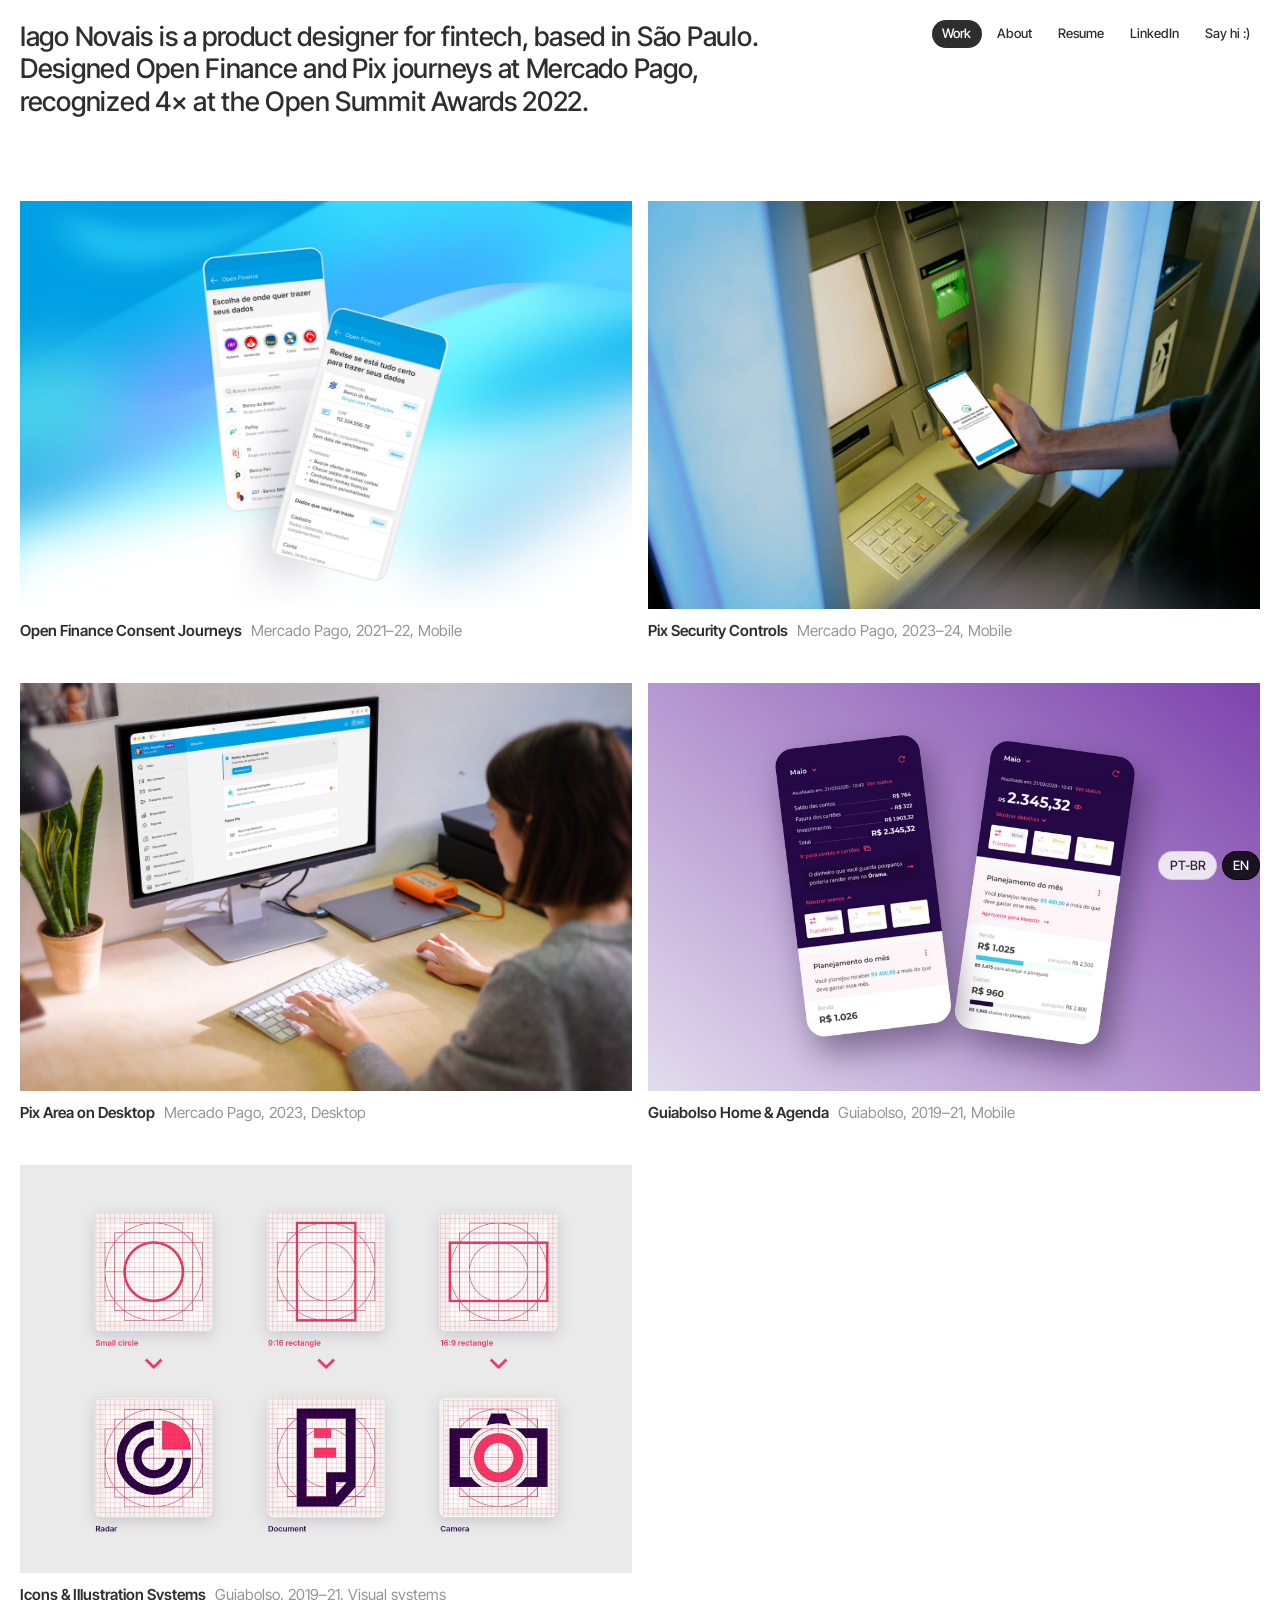
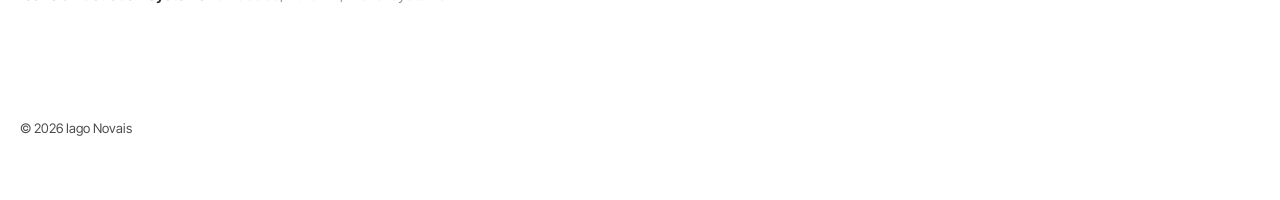
<file: index.html>
<!doctype html>
<html lang="en">
<head>
<meta charset="utf-8">
<meta name="viewport" content="width=device-width, initial-scale=1">
<script>document.documentElement.classList.add('js');try{var s=sessionStorage.getItem('swipe');if(s&&matchMedia('(max-width: 760px)').matches)document.documentElement.classList.add('swipe-in-'+s)}catch(e){}</script>
<title>Iago Novais — Product Designer</title>
<meta name="description" content="Product designer for regulated fintech: Open Finance and Pix at Mercado Pago, Guiabolso. Recognized 4× at the Open Summit Awards 2022.">
<meta property="og:title" content="Iago Novais — Product Designer">
<meta property="og:description" content="Product designer for regulated fintech: Open Finance and Pix at Mercado Pago, Guiabolso. Recognized 4× at the Open Summit Awards 2022.">
<meta property="og:type" content="website">
<meta name="twitter:card" content="summary">
<meta name="theme-color" content="#ffffff">
<link rel="icon" href="favicon.svg?v=2" type="image/svg+xml">
<link rel="icon" href="favicon.png?v=2" type="image/png" sizes="180x180">
<link rel="apple-touch-icon" href="favicon.png?v=2">
<link rel="preconnect" href="https://fonts.googleapis.com">
<link rel="preconnect" href="https://fonts.gstatic.com" crossorigin>
<link href="https://fonts.googleapis.com/css2?family=Inter+Tight:wght@400;500;600&display=swap" rel="stylesheet">
<link rel="stylesheet" href="style.css?v=16">
</head>
<body>

<a id="top"></a>
<header class="top">
  <p class="intro"><a href="index.html">Iago Novais is a product designer for fintech, based in São Paulo. <br>Designed Open Finance and Pix journeys at Mercado Pago, <br>recognized 4× at the Open Summit Awards 2022.</a></p>
  <div class="menu-spacer"></div>
</header>
<nav class="menu" aria-label="Main">
  <a href="index.html" aria-current="page">Work</a>
  <a href="about.html">About</a>
  <a href="Iago-Novais-Resume.pdf" target="_blank" rel="noopener">Resume</a>
  <a href="https://www.linkedin.com/in/iagonovais/" target="_blank" rel="noopener">LinkedIn</a>
  <a class="mail" href="mailto:iago.novais5@gmail.com">Say hi :)</a>
</nav>
<a class="say" href="mailto:iago.novais5@gmail.com">Say hi :)</a>

<main><div class="grid">
<a class="card reveal" href="open-finance.html"><div class="thumb"><img src="of-hero.jpg" alt="Open Finance Consent Journeys" width="2880" height="1800" loading="eager" decoding="async"><p class="over" aria-hidden="true">Some of Brazil’s first Open Finance consent journeys, recognized in 4 categories at the Open Summit Awards 2022.</p></div><p class="cap">Open Finance Consent Journeys <span>Mercado Pago, 2021–22, Mobile</span></p></a>
<a class="card reveal" href="pix-security-controls.html"><div class="thumb"><img src="sc-hero.jpg" alt="Pix Security Controls" width="1440" height="900" loading="eager" decoding="async"><p class="over" aria-hidden="true">New Central Bank rules for My Limits and Safe Contacts, used by millions of Pix users.</p></div><p class="cap">Pix Security Controls <span>Mercado Pago, 2023–24, Mobile</span></p></a>
<a class="card reveal" href="pix-desktop.html"><div class="thumb"><img src="pd-hero.jpg" alt="Pix Area on Desktop" width="2880" height="2160" loading="eager" decoding="async"><p class="over" aria-hidden="true">Pix keys, transfers and fraud-refund tracking on desktop web, with behaviors and use cases shaped around what each user needed to resolve.</p></div><p class="cap">Pix Area on Desktop <span>Mercado Pago, 2023, Desktop</span></p></a>
<a class="card reveal" href="guiabolso.html"><div class="thumb"><img src="gb-hero.jpg" alt="Guiabolso Home &amp; Agenda" width="2400" height="1350" loading="lazy" decoding="async"><p class="over" aria-hidden="true">Turning expenses from the bank statement into planned bills, and rebalancing a crowded home, during a quality program that took NPS from 58 to 66.</p></div><p class="cap">Guiabolso Home &amp; Agenda <span>Guiabolso, 2019–21, Mobile</span></p></a>
<a class="card reveal" href="illustration.html"><div class="thumb"><img src="il-hero.jpg" alt="Icons &amp; Illustration Systems" width="2400" height="1350" loading="lazy" decoding="async"><p class="over" aria-hidden="true">An icon construction guide and a modular illustration system that let designers on other squads create on-brand visuals on their own.</p></div><p class="cap">Icons &amp; Illustration Systems <span>Guiabolso, 2019–21, Visual systems</span></p></a>
</div></main>
<footer class="home">
  <span>© 2026 Iago Novais</span>
  
</footer>
<nav class="lang" aria-label="Language">
  <a href="index-pt.html" hreflang="pt-BR" lang="pt-BR">PT-BR</a>
  <a href="index.html" hreflang="en" lang="en" aria-current="true">EN</a>
</nav>
<script src="script.js?v=6"></script>
</body>
</html>
</file>
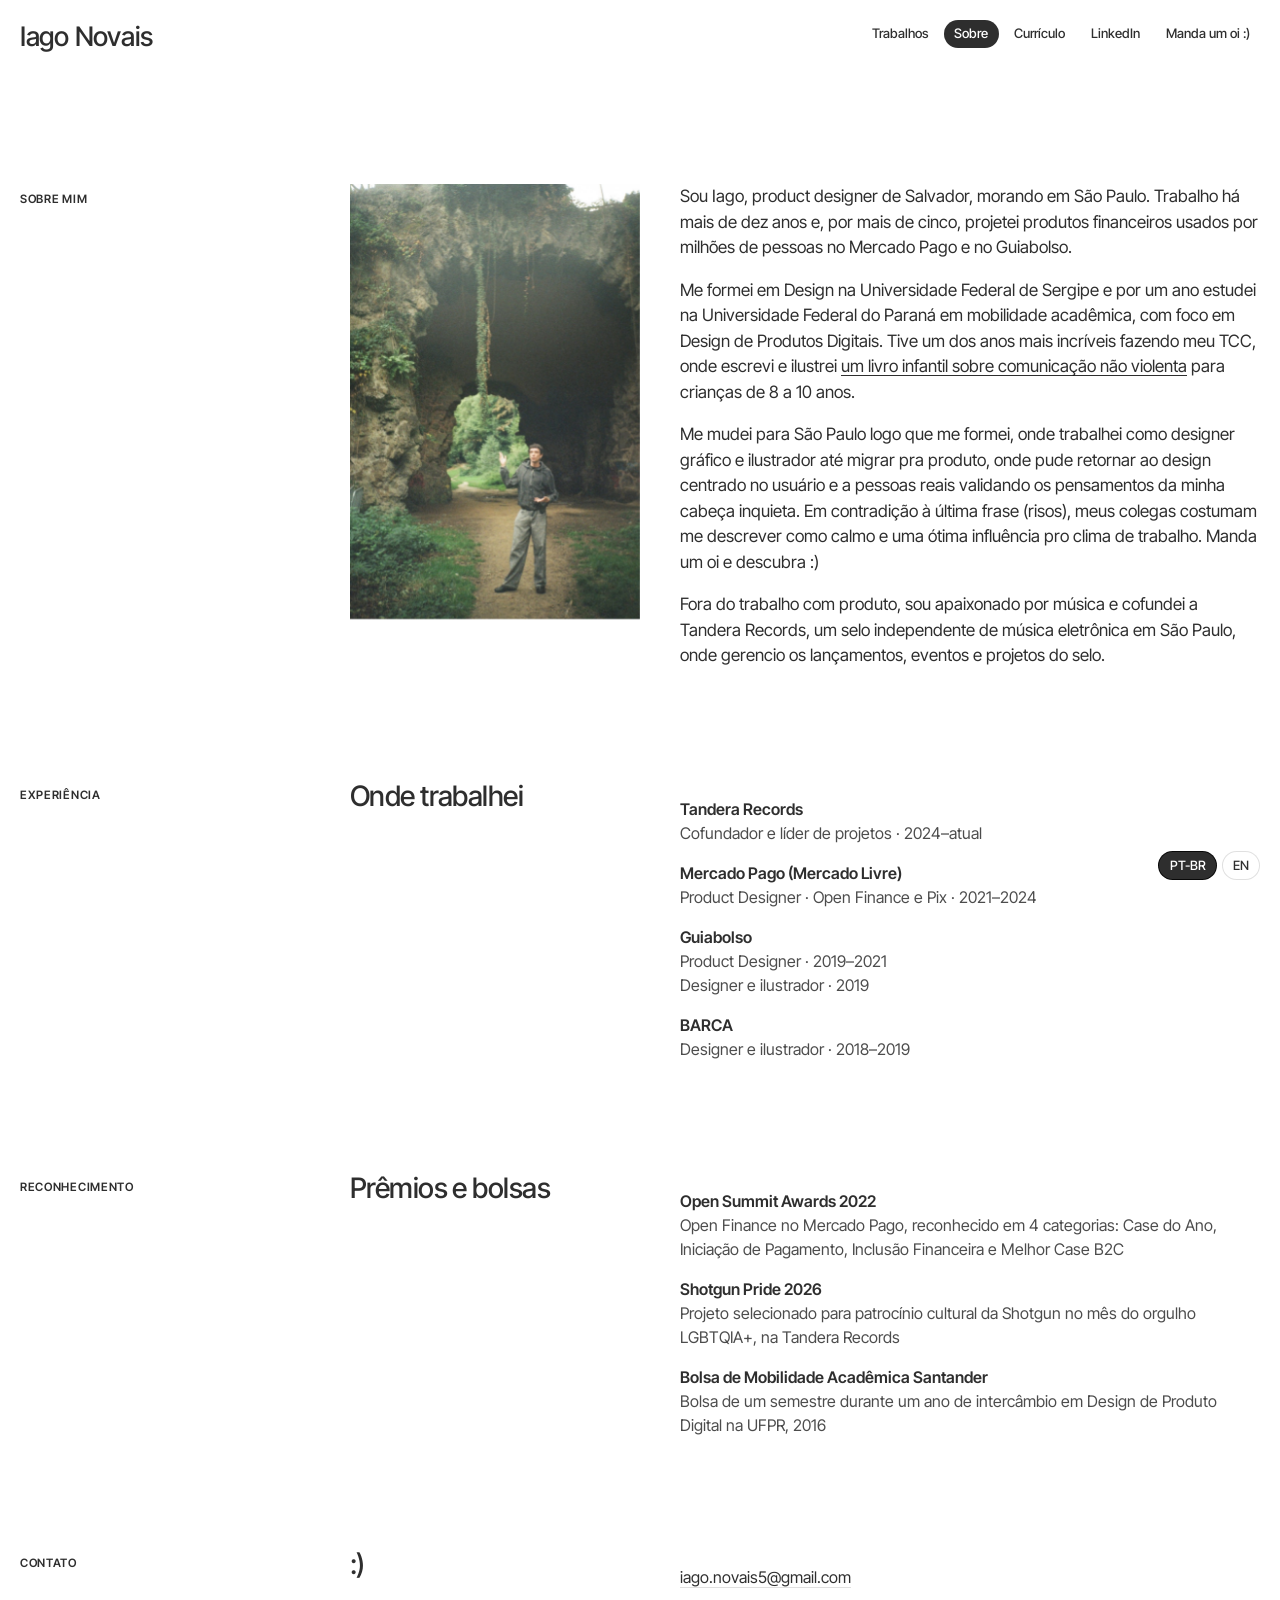
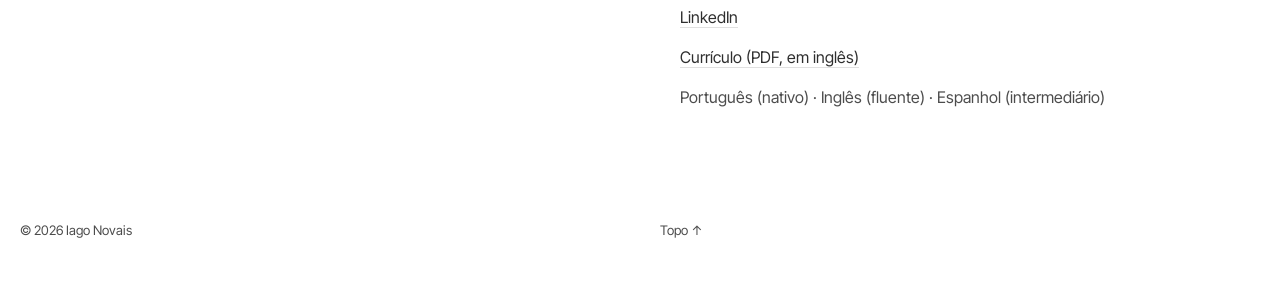
<file: about-pt.html>
<!doctype html>
<html lang="pt-BR">
<head>
<meta charset="utf-8">
<meta name="viewport" content="width=device-width, initial-scale=1">
<script>document.documentElement.classList.add('js');try{var s=sessionStorage.getItem('swipe');if(s&&matchMedia('(max-width: 760px)').matches)document.documentElement.classList.add('swipe-in-'+s)}catch(e){}</script>
<title>Sobre — Iago Novais</title>
<meta name="description" content="Iago Novais, product e graphic designer brasileiro, em São Paulo.">
<meta property="og:title" content="Sobre — Iago Novais">
<meta property="og:description" content="Iago Novais, product e graphic designer brasileiro, em São Paulo.">
<meta property="og:type" content="website">
<meta name="twitter:card" content="summary">
<meta name="theme-color" content="#ffffff">
<link rel="icon" href="favicon.svg?v=2" type="image/svg+xml">
<link rel="icon" href="favicon.png?v=2" type="image/png" sizes="180x180">
<link rel="apple-touch-icon" href="favicon.png?v=2">
<link rel="preconnect" href="https://fonts.googleapis.com">
<link rel="preconnect" href="https://fonts.gstatic.com" crossorigin>
<link href="https://fonts.googleapis.com/css2?family=Inter+Tight:wght@400;500;600&display=swap" rel="stylesheet">
<link rel="stylesheet" href="style.css?v=16">
</head>
<body>

<a id="top"></a>
<header class="top inner">
  <p class="intro"><a href="index-pt.html">Iago Novais</a></p>
  <div class="menu-spacer"></div>
</header>
<nav class="menu" aria-label="Main">
  <a href="index-pt.html">Trabalhos</a>
  <a href="about-pt.html" aria-current="page">Sobre</a>
  <a href="Iago-Novais-Resume.pdf" target="_blank" rel="noopener">Currículo</a>
  <a href="https://www.linkedin.com/in/iagonovais/" target="_blank" rel="noopener">LinkedIn</a>
  <a class="mail" href="mailto:iago.novais5@gmail.com">Manda um oi :)</a>
</nav>
<a class="say" href="mailto:iago.novais5@gmail.com">Manda um oi :)</a>

<main class="case">
<section class="about-row reveal"><span class="label">Sobre mim</span><figure class="portrait"><img src="about-photo.jpg" alt="Iago Novais" width="1193" height="1800" loading="eager"></figure><div class="prose">
<p>Sou Iago, product designer de Salvador, morando em São Paulo. Trabalho há mais de dez anos e, por mais de cinco, projetei produtos financeiros usados por milhões de pessoas no Mercado Pago e no Guiabolso.</p>
<p>Me formei em Design na Universidade Federal de Sergipe e por um ano estudei na Universidade Federal do Paraná em mobilidade acadêmica, com foco em Design de Produtos Digitais. Tive um dos anos mais incríveis fazendo meu TCC, onde escrevi e ilustrei <a class="inline" href="https://drive.google.com/file/d/1DOEvSvAOF4C3LMEGTer_HW8XO3Gjs4rc/view?usp=sharing" target="_blank" rel="noopener">um livro infantil sobre comunicação não violenta</a> para crianças de 8 a 10 anos.</p>
<p>Me mudei para São Paulo logo que me formei, onde trabalhei como designer gráfico e ilustrador até migrar pra produto, onde pude retornar ao design centrado no usuário e a pessoas reais validando os pensamentos da minha cabeça inquieta. Em contradição à última frase (risos), meus colegas costumam me descrever como calmo e uma ótima influência pro clima de trabalho. Manda um oi e descubra :)</p>
<p>Fora do trabalho com produto, sou apaixonado por música e cofundei a Tandera Records, um selo independente de música eletrônica em São Paulo, onde gerencio os lançamentos, eventos e projetos do selo.</p></div></section>
<section class="about-row reveal"><span class="label">Experiência</span><h2>Onde trabalhei</h2><ul class="jobs">
<li><b>Tandera Records</b><span>Cofundador e líder de projetos · 2024–atual</span></li>
<li><b>Mercado Pago (Mercado Livre)</b><span>Product Designer · Open Finance e Pix · 2021⁠–⁠2024</span></li>
<li><b>Guiabolso</b><span>Product Designer · 2019⁠–⁠2021</span><span>Designer e ilustrador · 2019</span></li>
<li><b>BARCA</b><span>Designer e ilustrador · 2018⁠–⁠2019</span></li></ul></section>
<section class="about-row reveal"><span class="label">Reconhecimento</span><h2>Prêmios e bolsas</h2><ul class="jobs">
<li><b>Open Summit Awards 2022</b><span>Open Finance no Mercado Pago, reconhecido em 4 categorias: Case do Ano, Iniciação de Pagamento, Inclusão Financeira e Melhor Case B2C</span></li>
<li><b>Shotgun Pride 2026</b><span>Projeto selecionado para patrocínio cultural da Shotgun no mês do orgulho LGBTQIA+, na Tandera Records</span></li>
<li><b>Bolsa de Mobilidade Acadêmica Santander</b><span>Bolsa de um semestre durante um ano de intercâmbio em Design de Produto Digital na UFPR, 2016</span></li></ul></section>
<section class="about-row reveal"><span class="label">Contato</span><h2>:)</h2><ul class="jobs contact">
<li><a href="mailto:iago.novais5@gmail.com">iago.novais5@gmail.com</a></li>
<li><a href="https://www.linkedin.com/in/iagonovais/" target="_blank" rel="noopener">LinkedIn</a></li>
<li><a href="Iago-Novais-Resume.pdf" target="_blank" rel="noopener">Currículo (PDF, em inglês)</a></li>
<li><span>Português (nativo) · Inglês (fluente) · Espanhol (intermediário)</span></li></ul></section>
</main>
<footer class="inner">
  <span>© 2026 Iago Novais</span>
  <a href="#top" onclick="window.scrollTo({top:0});return false;">Topo ↑</a>
</footer>
<nav class="lang" aria-label="Language">
  <a href="about-pt.html" hreflang="pt-BR" lang="pt-BR" aria-current="true">PT-BR</a>
  <a href="about.html" hreflang="en" lang="en">EN</a>
</nav>
<script src="script.js?v=6"></script>
</body>
</html>
</file>
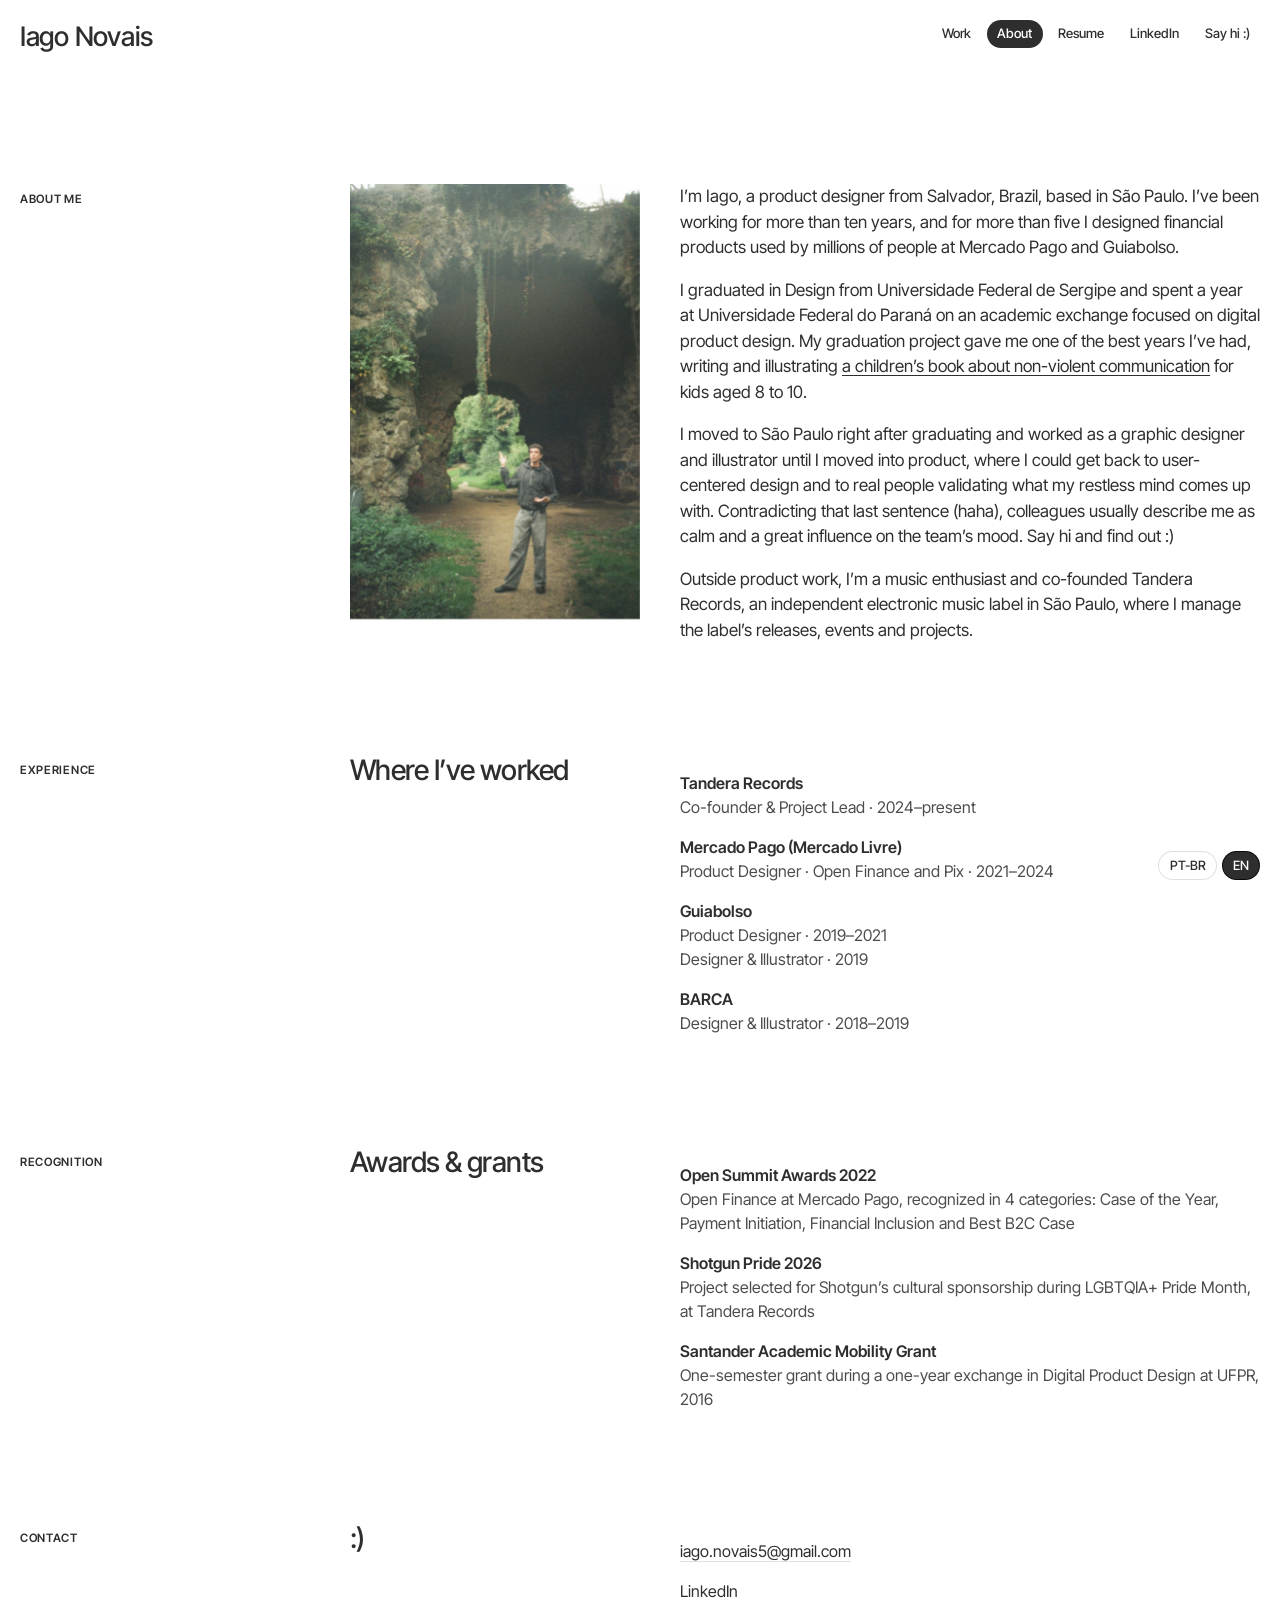
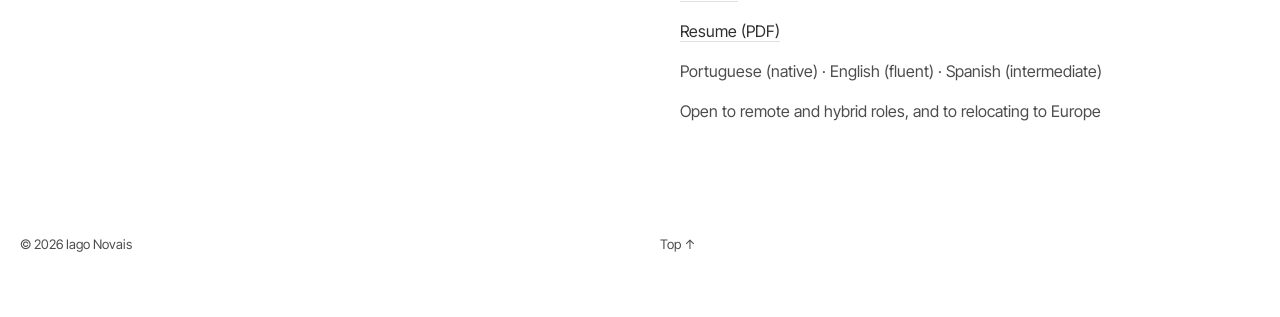
<file: about.html>
<!doctype html>
<html lang="en">
<head>
<meta charset="utf-8">
<meta name="viewport" content="width=device-width, initial-scale=1">
<script>document.documentElement.classList.add('js');try{var s=sessionStorage.getItem('swipe');if(s&&matchMedia('(max-width: 760px)').matches)document.documentElement.classList.add('swipe-in-'+s)}catch(e){}</script>
<title>About — Iago Novais</title>
<meta name="description" content="Iago Novais, product and graphic designer from Brazil, based in São Paulo.">
<meta property="og:title" content="About — Iago Novais">
<meta property="og:description" content="Iago Novais, product and graphic designer from Brazil, based in São Paulo.">
<meta property="og:type" content="website">
<meta name="twitter:card" content="summary">
<meta name="theme-color" content="#ffffff">
<link rel="icon" href="favicon.svg?v=2" type="image/svg+xml">
<link rel="icon" href="favicon.png?v=2" type="image/png" sizes="180x180">
<link rel="apple-touch-icon" href="favicon.png?v=2">
<link rel="preconnect" href="https://fonts.googleapis.com">
<link rel="preconnect" href="https://fonts.gstatic.com" crossorigin>
<link href="https://fonts.googleapis.com/css2?family=Inter+Tight:wght@400;500;600&display=swap" rel="stylesheet">
<link rel="stylesheet" href="style.css?v=16">
</head>
<body>

<a id="top"></a>
<header class="top inner">
  <p class="intro"><a href="index.html">Iago Novais</a></p>
  <div class="menu-spacer"></div>
</header>
<nav class="menu" aria-label="Main">
  <a href="index.html">Work</a>
  <a href="about.html" aria-current="page">About</a>
  <a href="Iago-Novais-Resume.pdf" target="_blank" rel="noopener">Resume</a>
  <a href="https://www.linkedin.com/in/iagonovais/" target="_blank" rel="noopener">LinkedIn</a>
  <a class="mail" href="mailto:iago.novais5@gmail.com">Say hi :)</a>
</nav>
<a class="say" href="mailto:iago.novais5@gmail.com">Say hi :)</a>

<main class="case">
<section class="about-row reveal"><span class="label">About me</span><figure class="portrait"><img src="about-photo.jpg" alt="Iago Novais" width="1193" height="1800" loading="eager"></figure><div class="prose">
<p>I’m Iago, a product designer from Salvador, Brazil, based in São Paulo. I’ve been working for more than ten years, and for more than five I designed financial products used by millions of people at Mercado Pago and Guiabolso.</p>
<p>I graduated in Design from Universidade Federal de Sergipe and spent a year at Universidade Federal do Paraná on an academic exchange focused on digital product design. My graduation project gave me one of the best years I’ve had, writing and illustrating <a class="inline" href="https://drive.google.com/file/d/1DOEvSvAOF4C3LMEGTer_HW8XO3Gjs4rc/view?usp=sharing" target="_blank" rel="noopener">a children’s book about non-violent communication</a> for kids aged 8 to 10.</p>
<p>I moved to São Paulo right after graduating and worked as a graphic designer and illustrator until I moved into product, where I could get back to user-centered design and to real people validating what my restless mind comes up with. Contradicting that last sentence (haha), colleagues usually describe me as calm and a great influence on the team’s mood. Say hi and find out :)</p>
<p>Outside product work, I’m a music enthusiast and co-founded Tandera Records, an independent electronic music label in São Paulo, where I manage the label’s releases, events and projects.</p></div></section>
<section class="about-row reveal"><span class="label">Experience</span><h2>Where I’ve worked</h2><ul class="jobs">
<li><b>Tandera Records</b><span>Co-founder &amp; Project Lead · 2024–present</span></li>
<li><b>Mercado Pago (Mercado Livre)</b><span>Product Designer · Open Finance and Pix · 2021⁠–⁠2024</span></li>
<li><b>Guiabolso</b><span>Product Designer · 2019⁠–⁠2021</span><span>Designer &amp; Illustrator · 2019</span></li>
<li><b>BARCA</b><span>Designer &amp; Illustrator · 2018⁠–⁠2019</span></li></ul></section>
<section class="about-row reveal"><span class="label">Recognition</span><h2>Awards &amp; grants</h2><ul class="jobs">
<li><b>Open Summit Awards 2022</b><span>Open Finance at Mercado Pago, recognized in 4 categories: Case of the Year, Payment Initiation, Financial Inclusion and Best B2C Case</span></li>
<li><b>Shotgun Pride 2026</b><span>Project selected for Shotgun’s cultural sponsorship during LGBTQIA+ Pride Month, at Tandera Records</span></li>
<li><b>Santander Academic Mobility Grant</b><span>One-semester grant during a one-year exchange in Digital Product Design at UFPR, 2016</span></li></ul></section>
<section class="about-row reveal"><span class="label">Contact</span><h2>:)</h2><ul class="jobs contact">
<li><a href="mailto:iago.novais5@gmail.com">iago.novais5@gmail.com</a></li>
<li><a href="https://www.linkedin.com/in/iagonovais/" target="_blank" rel="noopener">LinkedIn</a></li>
<li><a href="Iago-Novais-Resume.pdf" target="_blank" rel="noopener">Resume (PDF)</a></li>
<li><span>Portuguese (native) · English (fluent) · Spanish (intermediate)</span></li>
<li><span>Open to remote and hybrid roles, and to relocating to Europe</span></li></ul></section>
</main>
<footer class="inner">
  <span>© 2026 Iago Novais</span>
  <a href="#top" onclick="window.scrollTo({top:0});return false;">Top ↑</a>
</footer>
<nav class="lang" aria-label="Language">
  <a href="about-pt.html" hreflang="pt-BR" lang="pt-BR">PT-BR</a>
  <a href="about.html" hreflang="en" lang="en" aria-current="true">EN</a>
</nav>
<script src="script.js?v=6"></script>
</body>
</html>
</file>
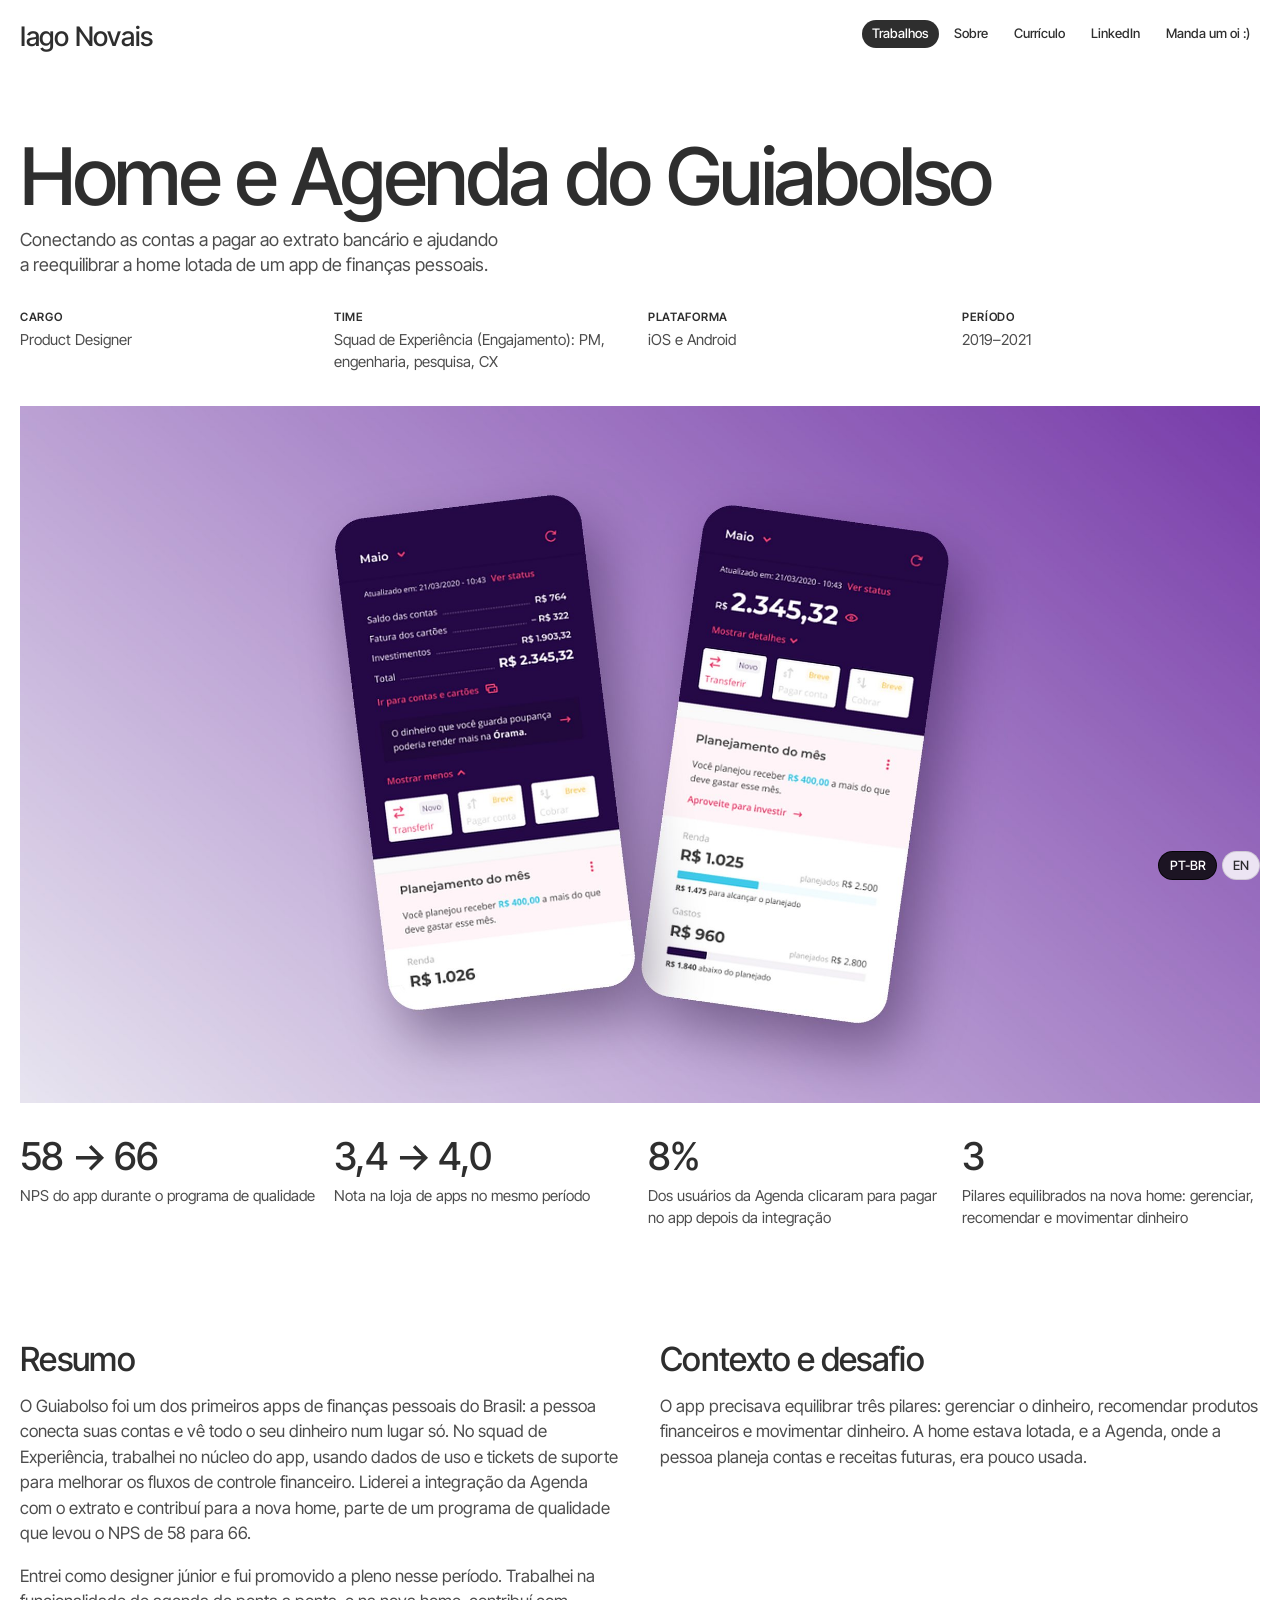
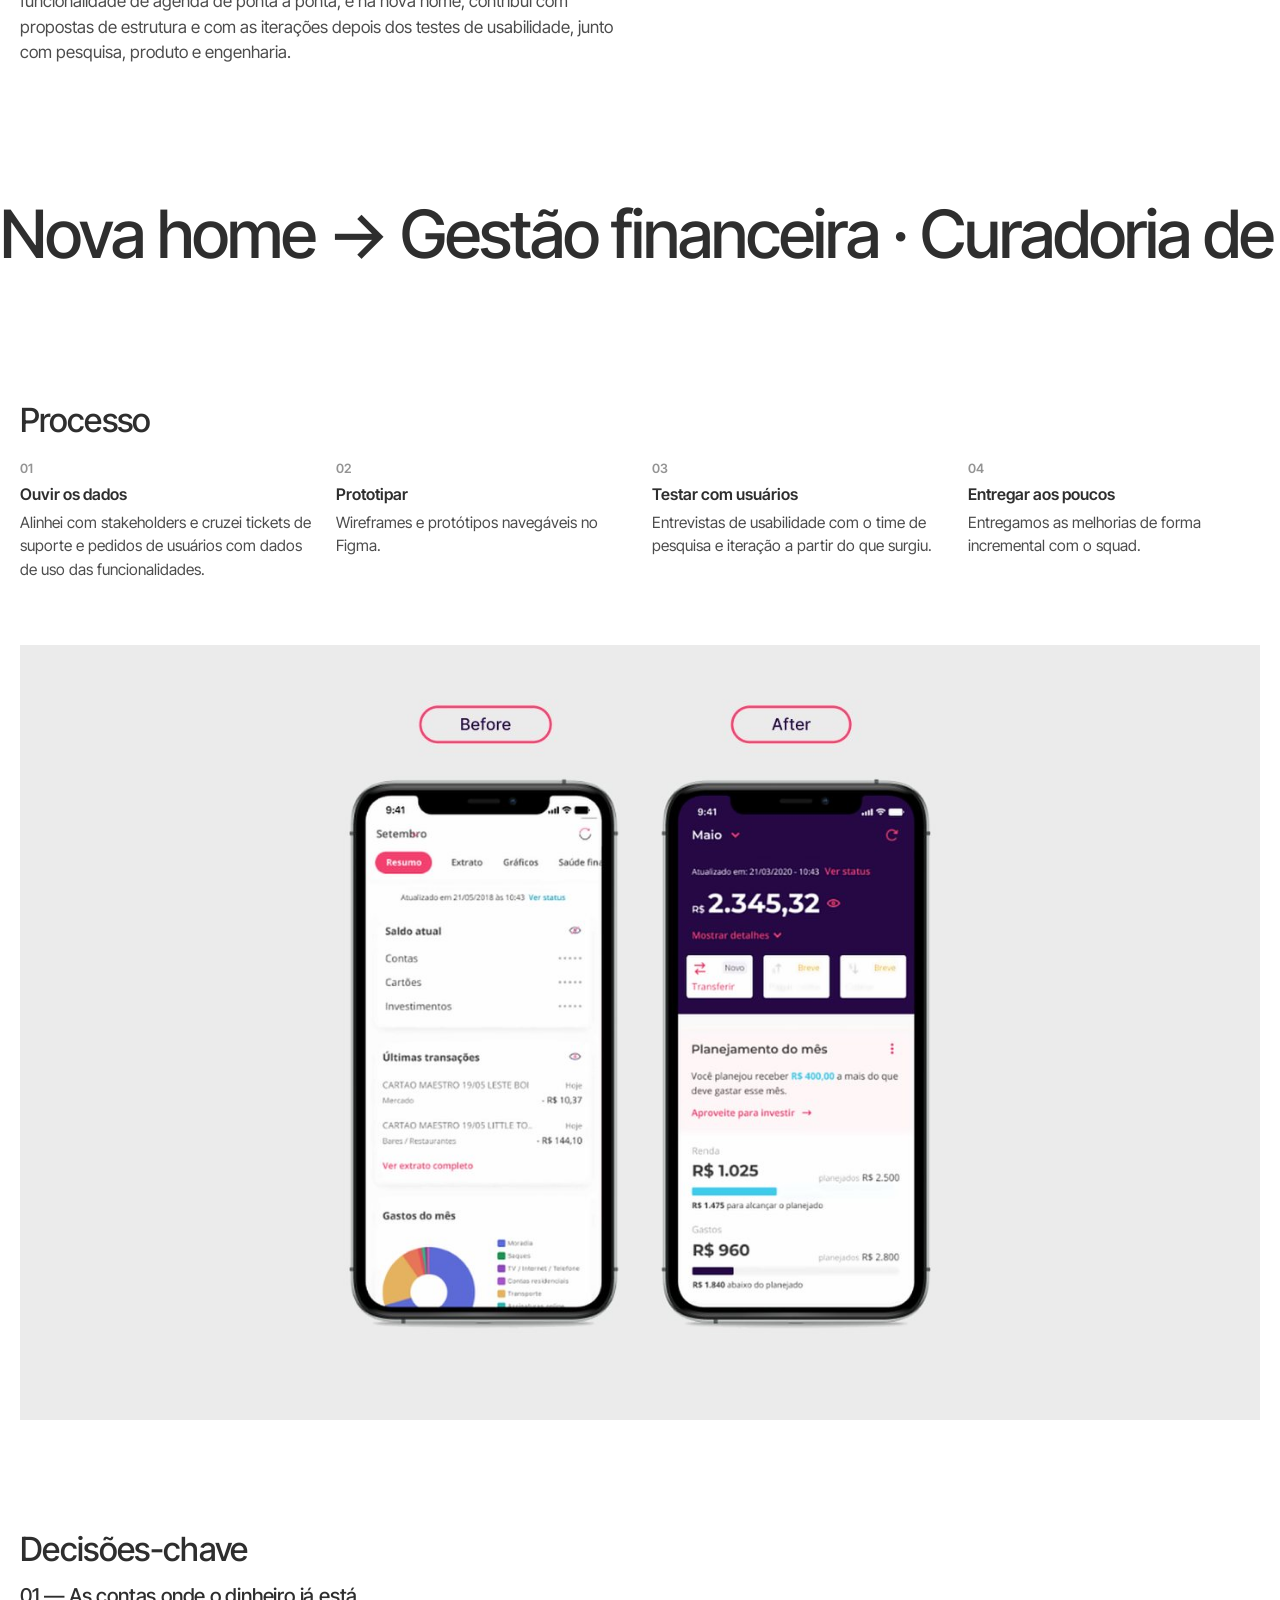
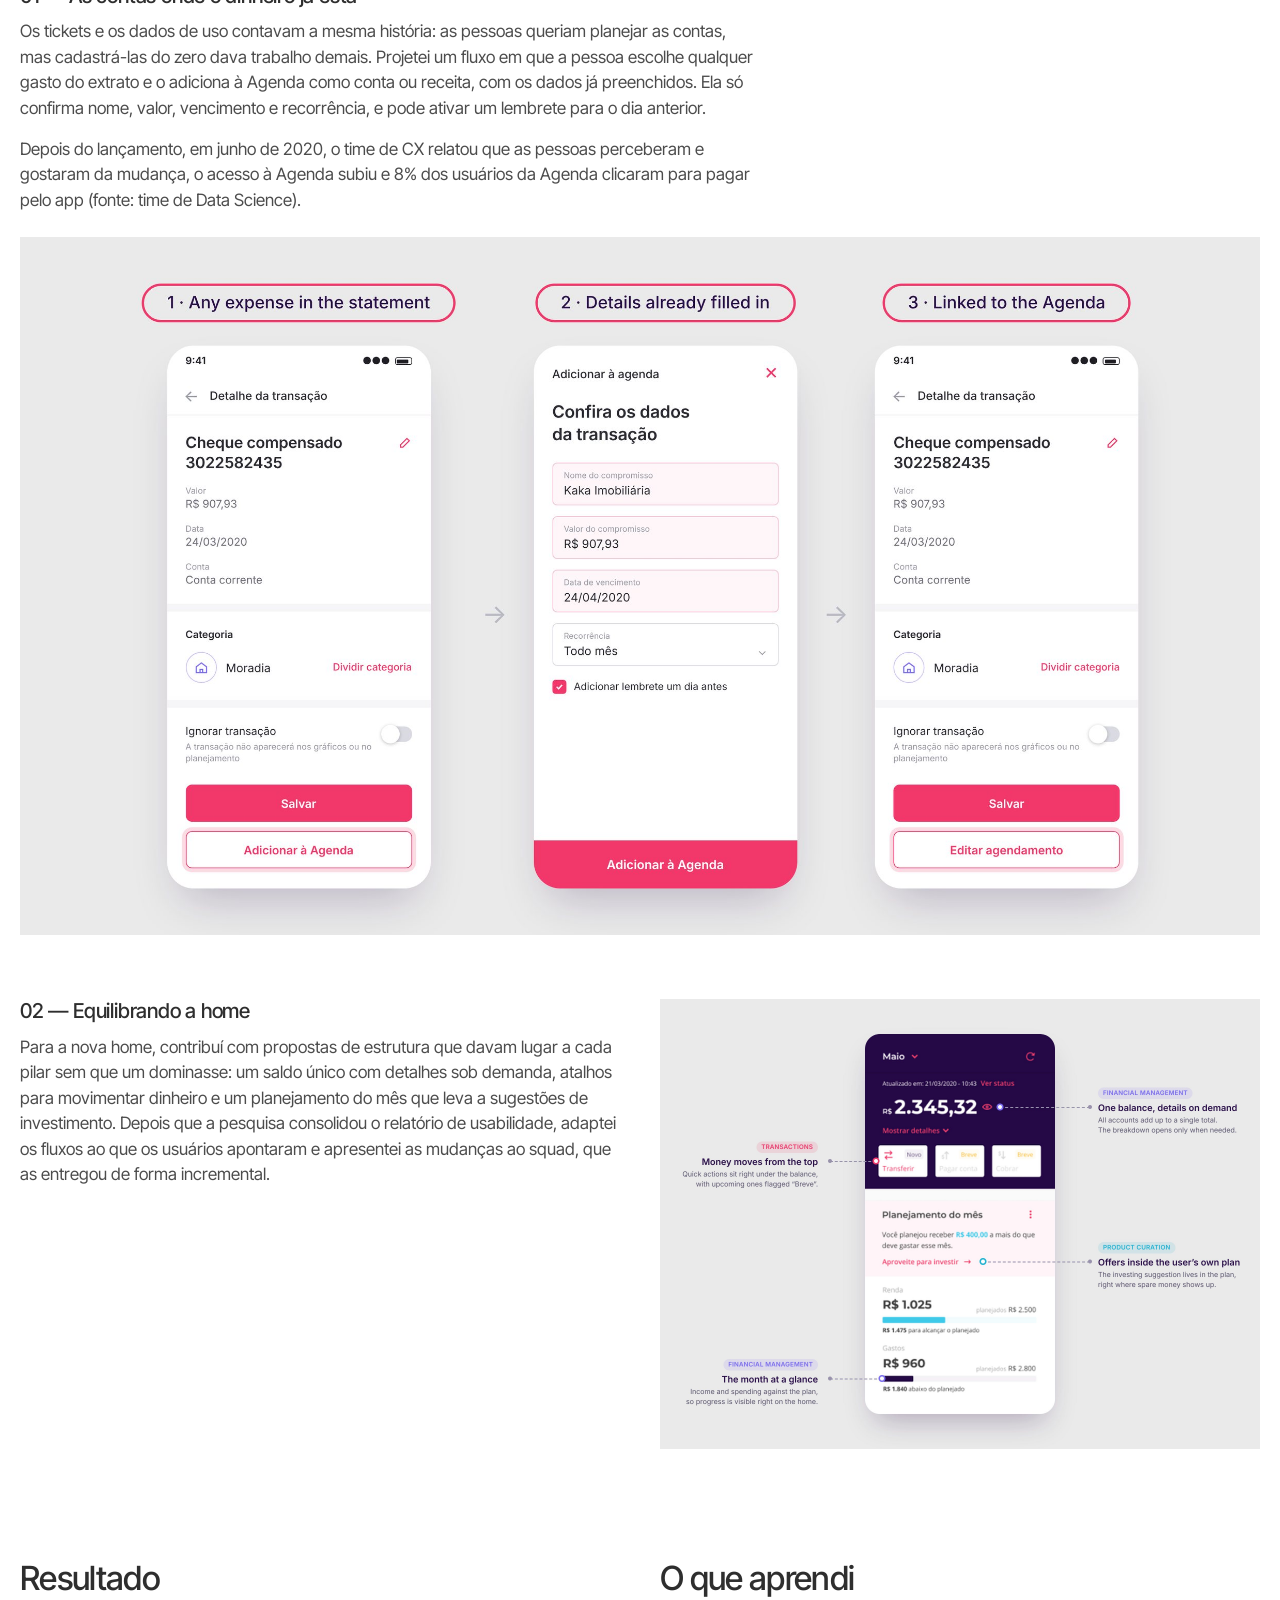
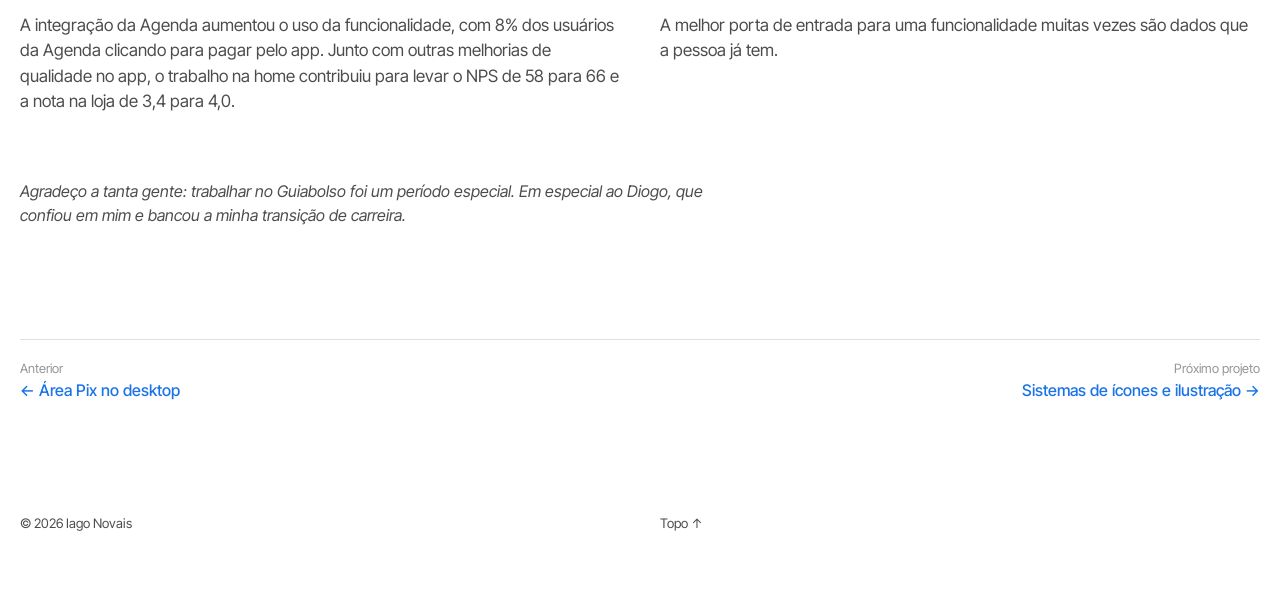
<file: guiabolso-pt.html>
<!doctype html>
<html lang="pt-BR">
<head>
<meta charset="utf-8">
<meta name="viewport" content="width=device-width, initial-scale=1">
<script>document.documentElement.classList.add('js');try{var s=sessionStorage.getItem('swipe');if(s&&matchMedia('(max-width: 760px)').matches)document.documentElement.classList.add('swipe-in-'+s)}catch(e){}</script>
<title>Home e Agenda do Guiabolso — Iago Novais</title>
<meta name="description" content="Conectando as contas a pagar ao extrato bancário e ajudando a reequilibrar a home lotada de um app de finanças pessoais.">
<meta property="og:title" content="Home e Agenda do Guiabolso — Iago Novais">
<meta property="og:description" content="Conectando as contas a pagar ao extrato bancário e ajudando a reequilibrar a home lotada de um app de finanças pessoais.">
<meta property="og:type" content="website">
<meta name="twitter:card" content="summary">
<meta name="theme-color" content="#ffffff">
<link rel="icon" href="favicon.svg?v=2" type="image/svg+xml">
<link rel="icon" href="favicon.png?v=2" type="image/png" sizes="180x180">
<link rel="apple-touch-icon" href="favicon.png?v=2">
<link rel="preconnect" href="https://fonts.googleapis.com">
<link rel="preconnect" href="https://fonts.gstatic.com" crossorigin>
<link href="https://fonts.googleapis.com/css2?family=Inter+Tight:wght@400;500;600&display=swap" rel="stylesheet">
<link rel="stylesheet" href="style.css?v=16">
</head>
<body>

<a id="top"></a>
<header class="top inner">
  <p class="intro"><a href="index-pt.html">Iago Novais</a></p>
  <div class="menu-spacer"></div>
</header>
<nav class="menu" aria-label="Main">
  <a href="index-pt.html" aria-current="page">Trabalhos</a>
  <a href="about-pt.html">Sobre</a>
  <a href="Iago-Novais-Resume.pdf" target="_blank" rel="noopener">Currículo</a>
  <a href="https://www.linkedin.com/in/iagonovais/" target="_blank" rel="noopener">LinkedIn</a>
  <a class="mail" href="mailto:iago.novais5@gmail.com">Manda um oi :)</a>
</nav>
<a class="say" href="mailto:iago.novais5@gmail.com">Manda um oi :)</a>

<main class="case">
<div class="head"><h1>Home e Agenda do Guiabolso</h1>
<p class="subtitle">Conectando as contas a pagar ao extrato bancário e ajudando a reequilibrar a home lotada de um app de finanças pessoais.</p></div>
<div class="meta"><div><span class="label">Cargo</span><p>Product Designer</p></div><div><span class="label">Time</span><p>Squad de Experiência (Engajamento): PM, engenharia, pesquisa, CX</p></div><div><span class="label">Plataforma</span><p>iOS e Android</p></div><div><span class="label">Período</span><p>2019⁠–⁠2021</p></div></div>
<figure class="hero reveal"><img src="gb-hero.jpg" alt="Duas versões da nova home do Guiabolso, inclinadas sobre um fundo roxo" width="2400" height="1350" loading="eager" decoding="async"></figure>
<div class="stats reveal" style="--n:4"><div><b>58 → 66</b><p>NPS do app durante o programa de qualidade</p></div><div><b>3,4 → 4,0</b><p>Nota na loja de apps no mesmo período</p></div><div><b>8%</b><p>Dos usuários da Agenda clicaram para pagar no app depois da integração</p></div><div><b>3</b><p>Pilares equilibrados na nova home: gerenciar, recomendar e movimentar dinheiro</p></div></div>
<section class="cols reveal">
<div class="prose"><h2>Resumo</h2><p>O Guiabolso foi um dos primeiros apps de finanças pessoais do Brasil: a pessoa conecta suas contas e vê todo o seu dinheiro num lugar só. No squad de Experiência, trabalhei no núcleo do app, usando dados de uso e tickets de suporte para melhorar os fluxos de controle financeiro. Liderei a integração da Agenda com o extrato e contribuí para a nova home, parte de um programa de qualidade que levou o NPS de 58 para 66.</p><p>Entrei como designer júnior e fui promovido a pleno nesse período. Trabalhei na funcionalidade de agenda de ponta a ponta, e na nova home, contribuí com propostas de estrutura e com as iterações depois dos testes de usabilidade, junto com pesquisa, produto e engenharia.</p></div>
<div class="prose"><h2>Contexto e desafio</h2><p>O app precisava equilibrar três pilares: gerenciar o dinheiro, recomendar produtos financeiros e movimentar dinheiro. A home estava lotada, e a Agenda, onde a pessoa planeja contas e receitas futuras, era pouco usada.</p></div>
</section>
<div class="ticker" aria-hidden="true"><div class="track"><span>Nova home → Gestão financeira · Curadoria de produtos · Transações → </span><span>Agenda → Extrato → Escolher um gasto → Adicionar à Agenda → Conta ou receita → Lembrete → </span><span>Nova home → Gestão financeira · Curadoria de produtos · Transações → </span><span>Agenda → Extrato → Escolher um gasto → Adicionar à Agenda → Conta ou receita → Lembrete → </span></div></div>
<section><h2>Processo</h2><div class="steps reveal">
<div><span class="n">01</span><h3>Ouvir os dados</h3><p>Alinhei com stakeholders e cruzei tickets de suporte e pedidos de usuários com dados de uso das funcionalidades.</p></div>
<div><span class="n">02</span><h3>Prototipar</h3><p>Wireframes e protótipos navegáveis no Figma.</p></div>
<div><span class="n">03</span><h3>Testar com usuários</h3><p>Entrevistas de usabilidade com o time de pesquisa e iteração a partir do que surgiu.</p></div>
<div><span class="n">04</span><h3>Entregar aos poucos</h3><p>Entregamos as melhorias de forma incremental com o squad.</p></div>
</div>
<figure class="figure reveal"><img src="gb-before-after.jpg" alt="A home do Guiabolso antes e depois do redesenho" width="1440" height="900" loading="lazy" decoding="async"></figure>
</section>
<section><h2>Decisões-chave</h2>
<div class="decision full reveal"><div class="text"><h3>01 — As contas onde o dinheiro já está</h3><p>Os tickets e os dados de uso contavam a mesma história: as pessoas queriam planejar as contas, mas cadastrá-las do zero dava trabalho demais. Projetei um fluxo em que a pessoa escolhe qualquer gasto do extrato e o adiciona à Agenda como conta ou receita, com os dados já preenchidos. Ela só confirma nome, valor, vencimento e recorrência, e pode ativar um lembrete para o dia anterior.</p><p>Depois do lançamento, em junho de 2020, o time de CX relatou que as pessoas perceberam e gostaram da mudança, o acesso à Agenda subiu e 8% dos usuários da Agenda clicaram para pagar pelo app (fonte: time de Data Science).</p></div><figure><img src="gb-d1.jpg" alt="Três passos: qualquer gasto do extrato, dados já preenchidos, vinculado à Agenda" width="2400" height="1350" loading="lazy" decoding="async"></figure></div>
<div class="decision reveal"><div class="text"><h3>02 — Equilibrando a home</h3><p>Para a nova home, contribuí com propostas de estrutura que davam lugar a cada pilar sem que um dominasse: um saldo único com detalhes sob demanda, atalhos para movimentar dinheiro e um planejamento do mês que leva a sugestões de investimento. Depois que a pesquisa consolidou o relatório de usabilidade, adaptei os fluxos ao que os usuários apontaram e apresentei as mudanças ao squad, que as entregou de forma incremental.</p></div><figure><img src="gb-d2.jpg" alt="A nova home anotada com o lugar de cada pilar" width="2400" height="1800" loading="lazy" decoding="async"></figure></div>
</section>
<section class="cols reveal">
<div class="prose"><h2>Resultado</h2><p>A integração da Agenda aumentou o uso da funcionalidade, com 8% dos usuários da Agenda clicando para pagar pelo app. Junto com outras melhorias de qualidade no app, o trabalho na home contribuiu para levar o NPS de 58 para 66 e a nota na loja de 3,4 para 4,0.</p></div>
<div class="prose"><h2>O que aprendi</h2><p>A melhor porta de entrada para uma funcionalidade muitas vezes são dados que a pessoa já tem.</p></div>
</section>
<p class="thanks reveal">Agradeço a tanta gente: trabalhar no Guiabolso foi um período especial. Em especial ao Diogo, que confiou em mim e bancou a minha transição de carreira.</p>
<nav class="next"><a href="pix-desktop-pt.html"><small>Anterior</small>← Área Pix no desktop</a><a class="to" href="illustration-pt.html"><small>Próximo projeto</small>Sistemas de ícones e ilustração →</a></nav>
</main>
<footer class="inner">
  <span>© 2026 Iago Novais</span>
  <a href="#top" onclick="window.scrollTo({top:0});return false;">Topo ↑</a>
</footer>
<nav class="lang" aria-label="Language">
  <a href="guiabolso-pt.html" hreflang="pt-BR" lang="pt-BR" aria-current="true">PT-BR</a>
  <a href="guiabolso.html" hreflang="en" lang="en">EN</a>
</nav>
<script src="script.js?v=6"></script>
</body>
</html>
</file>
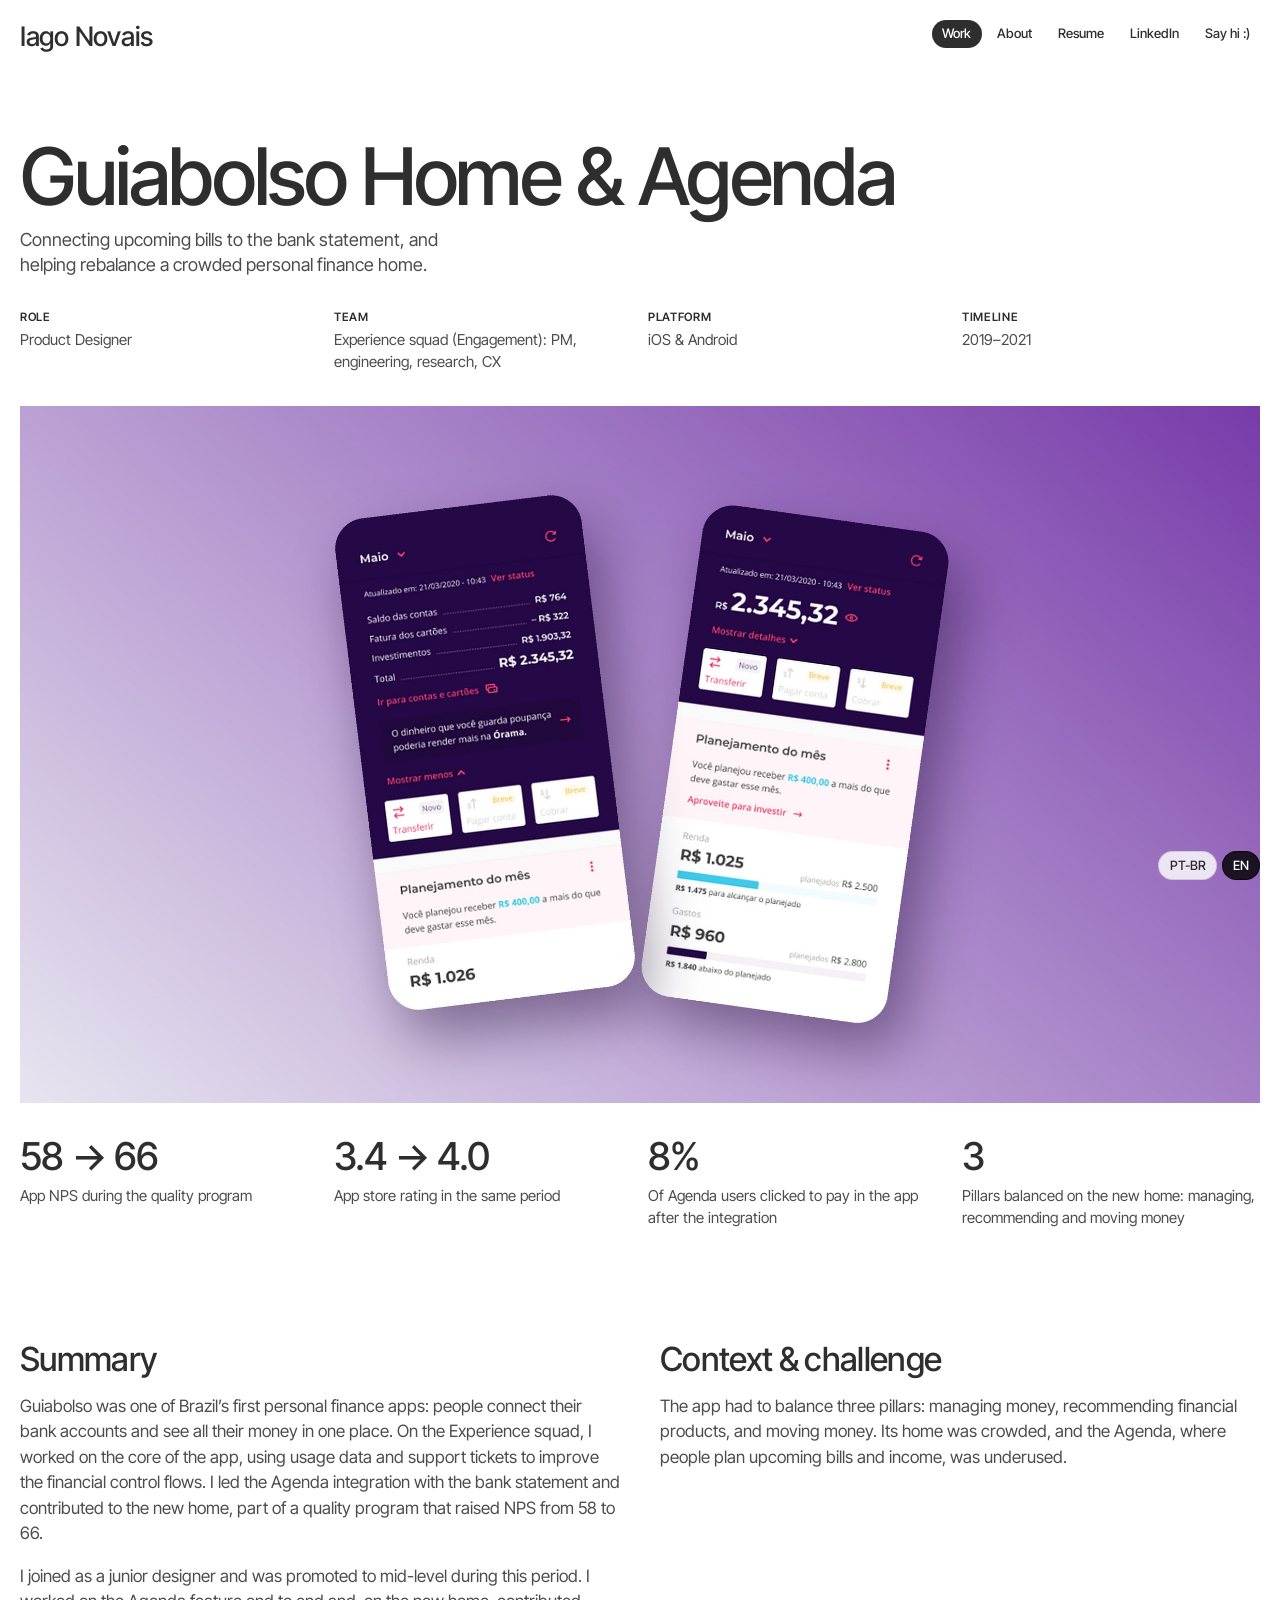
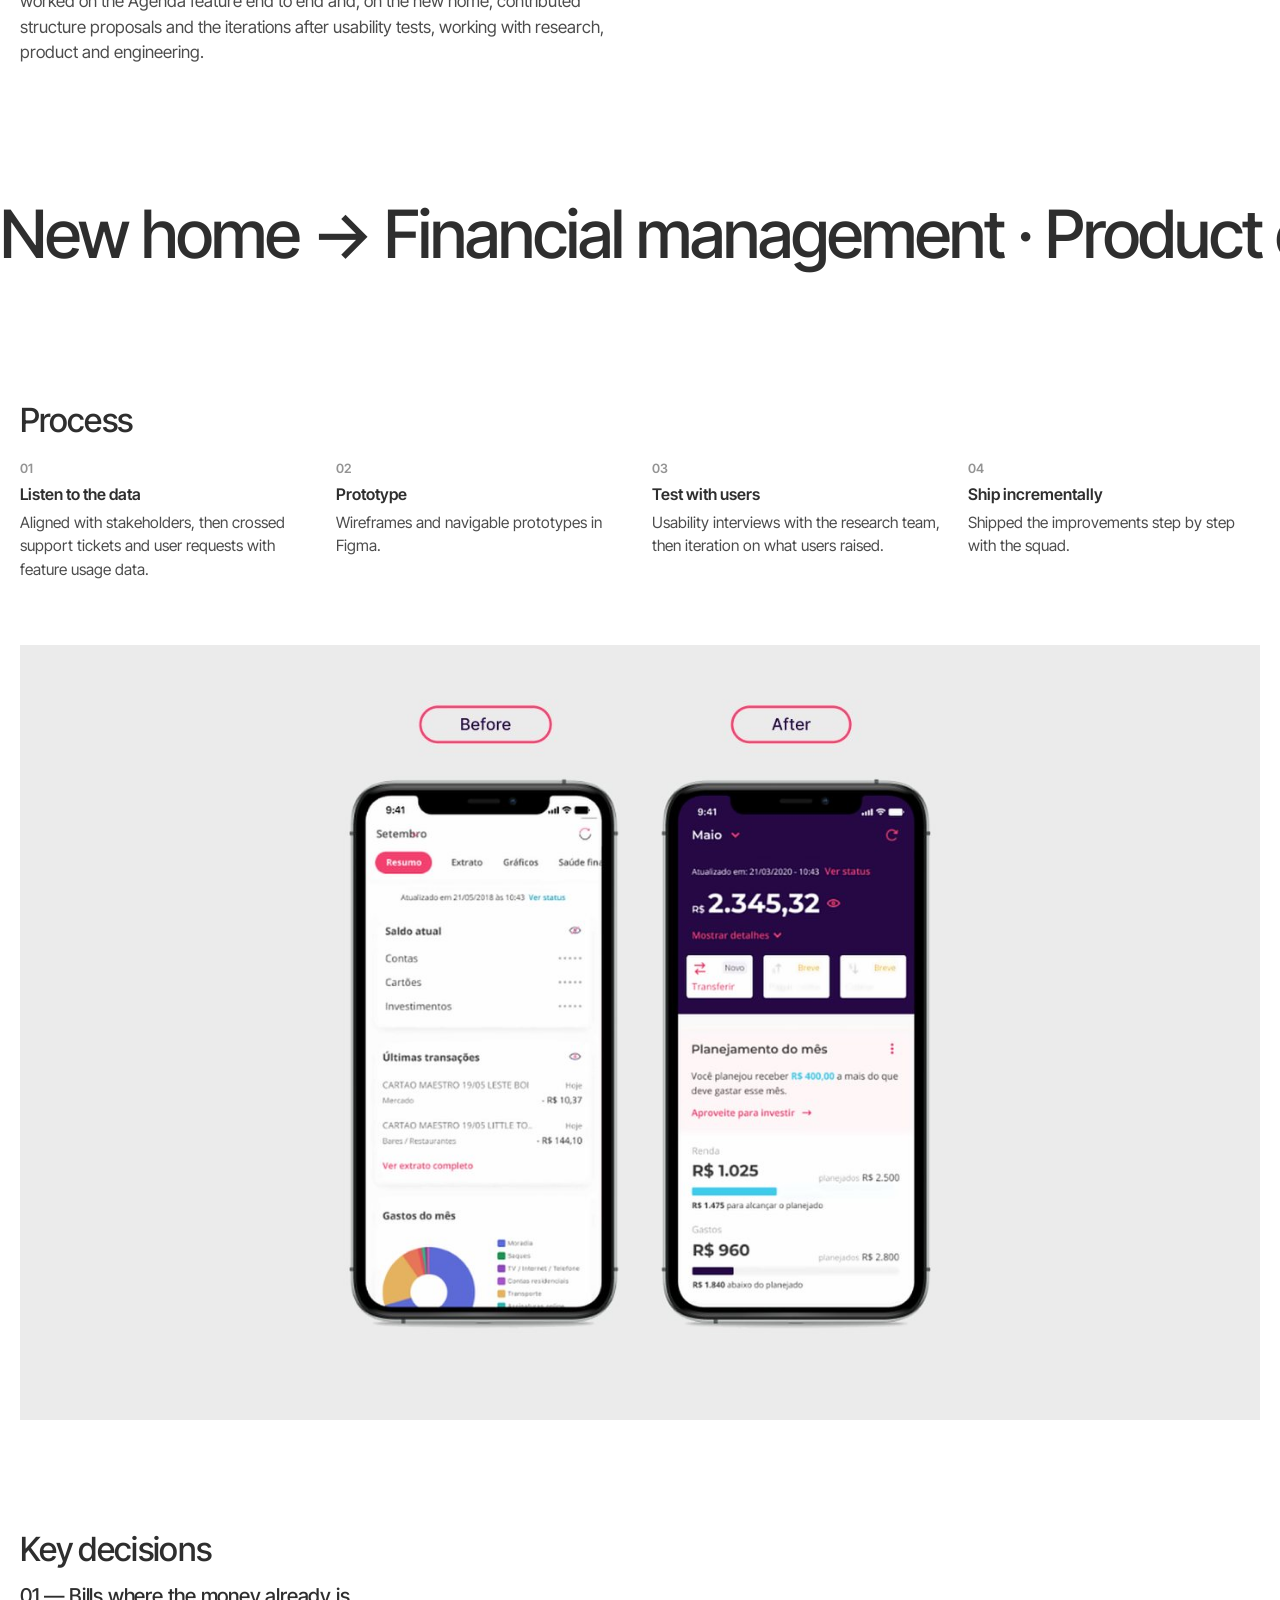
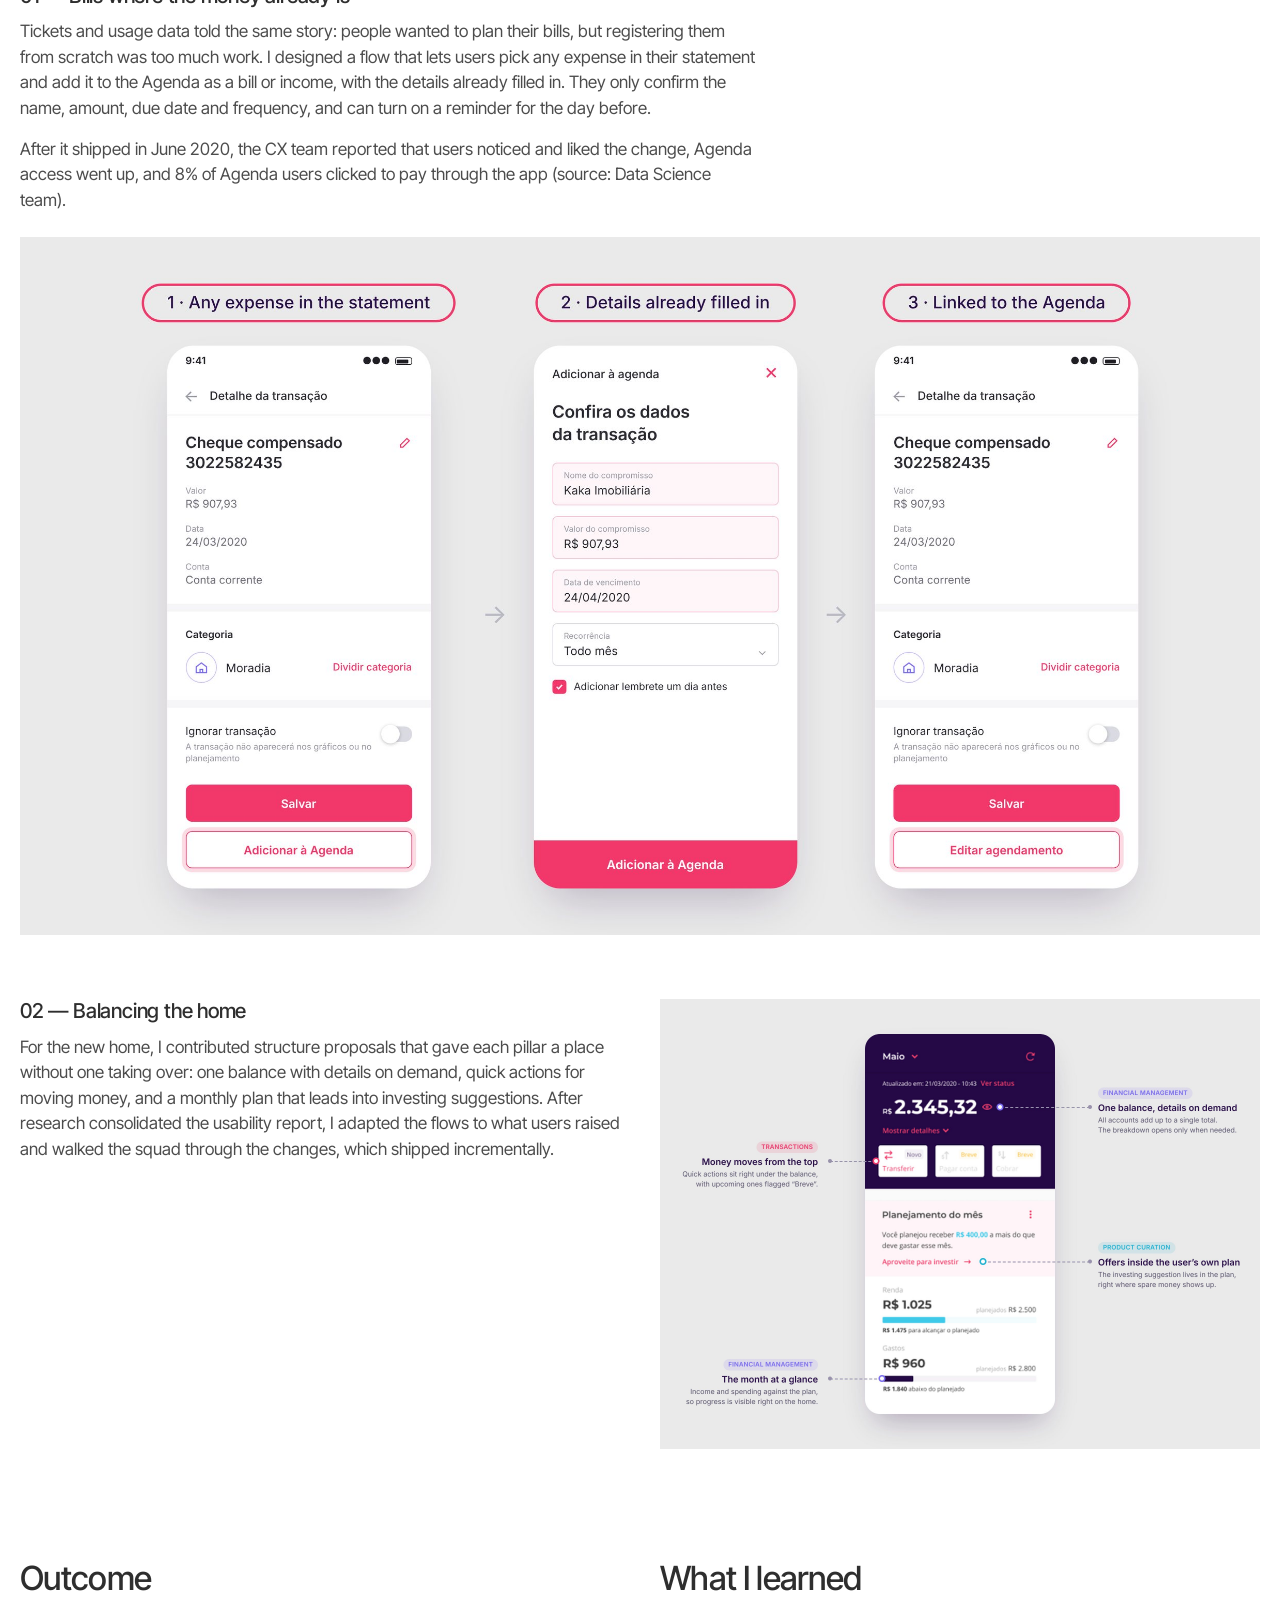
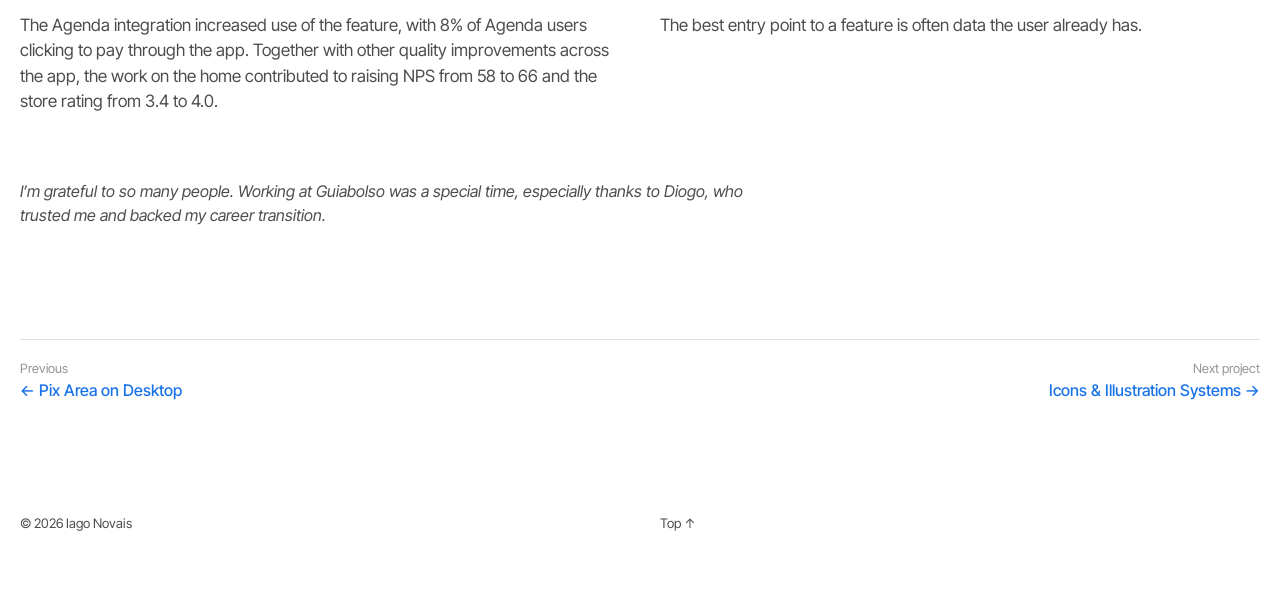
<file: guiabolso.html>
<!doctype html>
<html lang="en">
<head>
<meta charset="utf-8">
<meta name="viewport" content="width=device-width, initial-scale=1">
<script>document.documentElement.classList.add('js');try{var s=sessionStorage.getItem('swipe');if(s&&matchMedia('(max-width: 760px)').matches)document.documentElement.classList.add('swipe-in-'+s)}catch(e){}</script>
<title>Guiabolso Home &amp; Agenda — Iago Novais</title>
<meta name="description" content="Connecting upcoming bills to the bank statement, and helping rebalance a crowded personal finance home.">
<meta property="og:title" content="Guiabolso Home &amp; Agenda — Iago Novais">
<meta property="og:description" content="Connecting upcoming bills to the bank statement, and helping rebalance a crowded personal finance home.">
<meta property="og:type" content="website">
<meta name="twitter:card" content="summary">
<meta name="theme-color" content="#ffffff">
<link rel="icon" href="favicon.svg?v=2" type="image/svg+xml">
<link rel="icon" href="favicon.png?v=2" type="image/png" sizes="180x180">
<link rel="apple-touch-icon" href="favicon.png?v=2">
<link rel="preconnect" href="https://fonts.googleapis.com">
<link rel="preconnect" href="https://fonts.gstatic.com" crossorigin>
<link href="https://fonts.googleapis.com/css2?family=Inter+Tight:wght@400;500;600&display=swap" rel="stylesheet">
<link rel="stylesheet" href="style.css?v=16">
</head>
<body>

<a id="top"></a>
<header class="top inner">
  <p class="intro"><a href="index.html">Iago Novais</a></p>
  <div class="menu-spacer"></div>
</header>
<nav class="menu" aria-label="Main">
  <a href="index.html" aria-current="page">Work</a>
  <a href="about.html">About</a>
  <a href="Iago-Novais-Resume.pdf" target="_blank" rel="noopener">Resume</a>
  <a href="https://www.linkedin.com/in/iagonovais/" target="_blank" rel="noopener">LinkedIn</a>
  <a class="mail" href="mailto:iago.novais5@gmail.com">Say hi :)</a>
</nav>
<a class="say" href="mailto:iago.novais5@gmail.com">Say hi :)</a>

<main class="case">
<div class="head"><h1>Guiabolso Home &amp; Agenda</h1>
<p class="subtitle">Connecting upcoming bills to the bank statement, and helping rebalance a crowded personal finance home.</p></div>
<div class="meta"><div><span class="label">Role</span><p>Product Designer</p></div><div><span class="label">Team</span><p>Experience squad (Engagement): PM, engineering, research, CX</p></div><div><span class="label">Platform</span><p>iOS &amp; Android</p></div><div><span class="label">Timeline</span><p>2019⁠–⁠2021</p></div></div>
<figure class="hero reveal"><img src="gb-hero.jpg" alt="Two versions of the new Guiabolso home, tilted on a purple background" width="2400" height="1350" loading="eager" decoding="async"></figure>
<div class="stats reveal" style="--n:4"><div><b>58 → 66</b><p>App NPS during the quality program</p></div><div><b>3.4 → 4.0</b><p>App store rating in the same period</p></div><div><b>8%</b><p>Of Agenda users clicked to pay in the app after the integration</p></div><div><b>3</b><p>Pillars balanced on the new home: managing, recommending and moving money</p></div></div>
<section class="cols reveal">
<div class="prose"><h2>Summary</h2><p>Guiabolso was one of Brazil’s first personal finance apps: people connect their bank accounts and see all their money in one place. On the Experience squad, I worked on the core of the app, using usage data and support tickets to improve the financial control flows. I led the Agenda integration with the bank statement and contributed to the new home, part of a quality program that raised NPS from 58 to 66.</p><p>I joined as a junior designer and was promoted to mid-level during this period. I worked on the Agenda feature end to end and, on the new home, contributed structure proposals and the iterations after usability tests, working with research, product and engineering.</p></div>
<div class="prose"><h2>Context &amp; challenge</h2><p>The app had to balance three pillars: managing money, recommending financial products, and moving money. Its home was crowded, and the Agenda, where people plan upcoming bills and income, was underused.</p></div>
</section>
<div class="ticker" aria-hidden="true"><div class="track"><span>New home → Financial management · Product curation · Transactions → </span><span>Agenda → Bank statement → Pick an expense → Add to Agenda → Bill or income → Reminder → </span><span>New home → Financial management · Product curation · Transactions → </span><span>Agenda → Bank statement → Pick an expense → Add to Agenda → Bill or income → Reminder → </span></div></div>
<section><h2>Process</h2><div class="steps reveal">
<div><span class="n">01</span><h3>Listen to the data</h3><p>Aligned with stakeholders, then crossed support tickets and user requests with feature usage data.</p></div>
<div><span class="n">02</span><h3>Prototype</h3><p>Wireframes and navigable prototypes in Figma.</p></div>
<div><span class="n">03</span><h3>Test with users</h3><p>Usability interviews with the research team, then iteration on what users raised.</p></div>
<div><span class="n">04</span><h3>Ship incrementally</h3><p>Shipped the improvements step by step with the squad.</p></div>
</div>
<figure class="figure reveal"><img src="gb-before-after.jpg" alt="The Guiabolso home before and after the redesign" width="1440" height="900" loading="lazy" decoding="async"></figure>
</section>
<section><h2>Key decisions</h2>
<div class="decision full reveal"><div class="text"><h3>01 — Bills where the money already is</h3><p>Tickets and usage data told the same story: people wanted to plan their bills, but registering them from scratch was too much work. I designed a flow that lets users pick any expense in their statement and add it to the Agenda as a bill or income, with the details already filled in. They only confirm the name, amount, due date and frequency, and can turn on a reminder for the day before.</p><p>After it shipped in June 2020, the CX team reported that users noticed and liked the change, Agenda access went up, and 8% of Agenda users clicked to pay through the app (source: Data Science team).</p></div><figure><img src="gb-d1.jpg" alt="Three steps: any expense in the statement, details already filled in, linked to the Agenda" width="2400" height="1350" loading="lazy" decoding="async"></figure></div>
<div class="decision reveal"><div class="text"><h3>02 — Balancing the home</h3><p>For the new home, I contributed structure proposals that gave each pillar a place without one taking over: one balance with details on demand, quick actions for moving money, and a monthly plan that leads into investing suggestions. After research consolidated the usability report, I adapted the flows to what users raised and walked the squad through the changes, which shipped incrementally.</p></div><figure><img src="gb-d2.jpg" alt="The new home annotated with where each pillar lives" width="2400" height="1800" loading="lazy" decoding="async"></figure></div>
</section>
<section class="cols reveal">
<div class="prose"><h2>Outcome</h2><p>The Agenda integration increased use of the feature, with 8% of Agenda users clicking to pay through the app. Together with other quality improvements across the app, the work on the home contributed to raising NPS from 58 to 66 and the store rating from 3.4 to 4.0.</p></div>
<div class="prose"><h2>What I learned</h2><p>The best entry point to a feature is often data the user already has.</p></div>
</section>
<p class="thanks reveal">I’m grateful to so many people. Working at Guiabolso was a special time, especially thanks to Diogo, who trusted me and backed my career transition.</p>
<nav class="next"><a href="pix-desktop.html"><small>Previous</small>← Pix Area on Desktop</a><a class="to" href="illustration.html"><small>Next project</small>Icons &amp; Illustration Systems →</a></nav>
</main>
<footer class="inner">
  <span>© 2026 Iago Novais</span>
  <a href="#top" onclick="window.scrollTo({top:0});return false;">Top ↑</a>
</footer>
<nav class="lang" aria-label="Language">
  <a href="guiabolso-pt.html" hreflang="pt-BR" lang="pt-BR">PT-BR</a>
  <a href="guiabolso.html" hreflang="en" lang="en" aria-current="true">EN</a>
</nav>
<script src="script.js?v=6"></script>
</body>
</html>
</file>
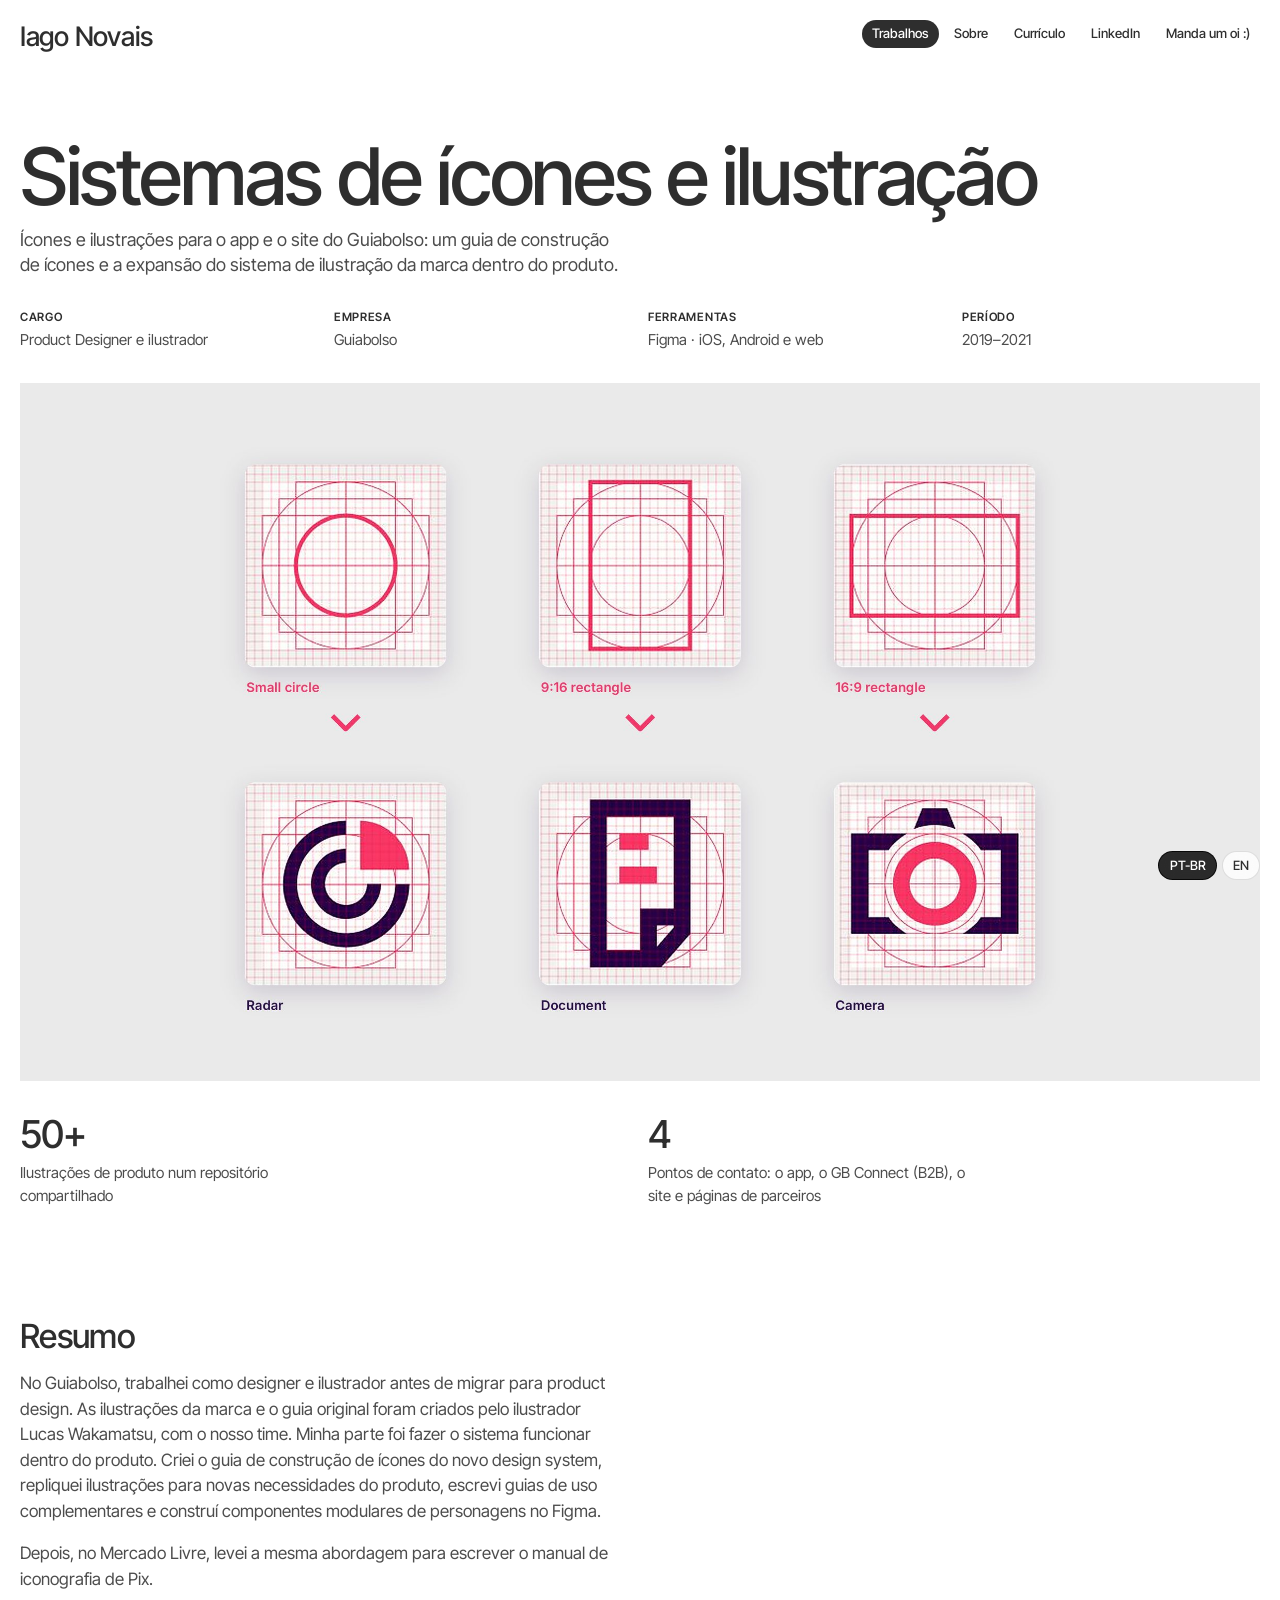
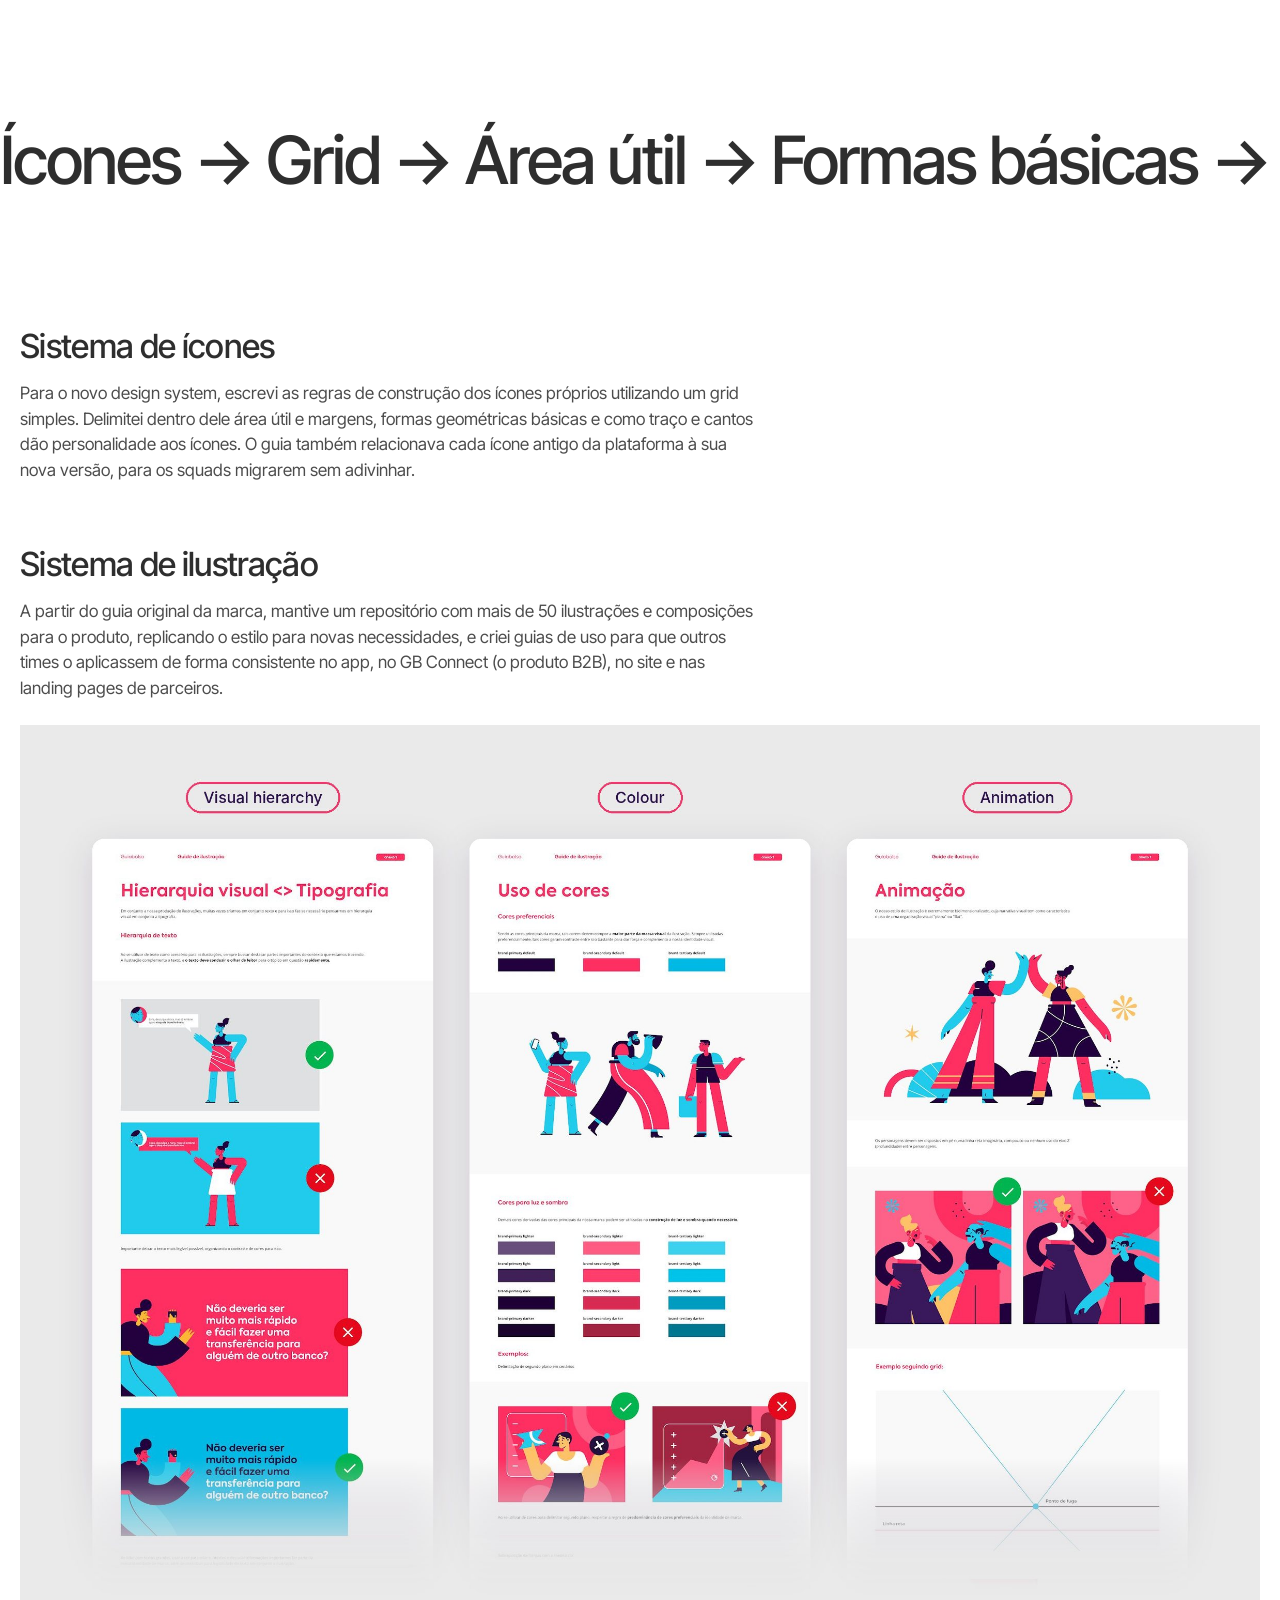
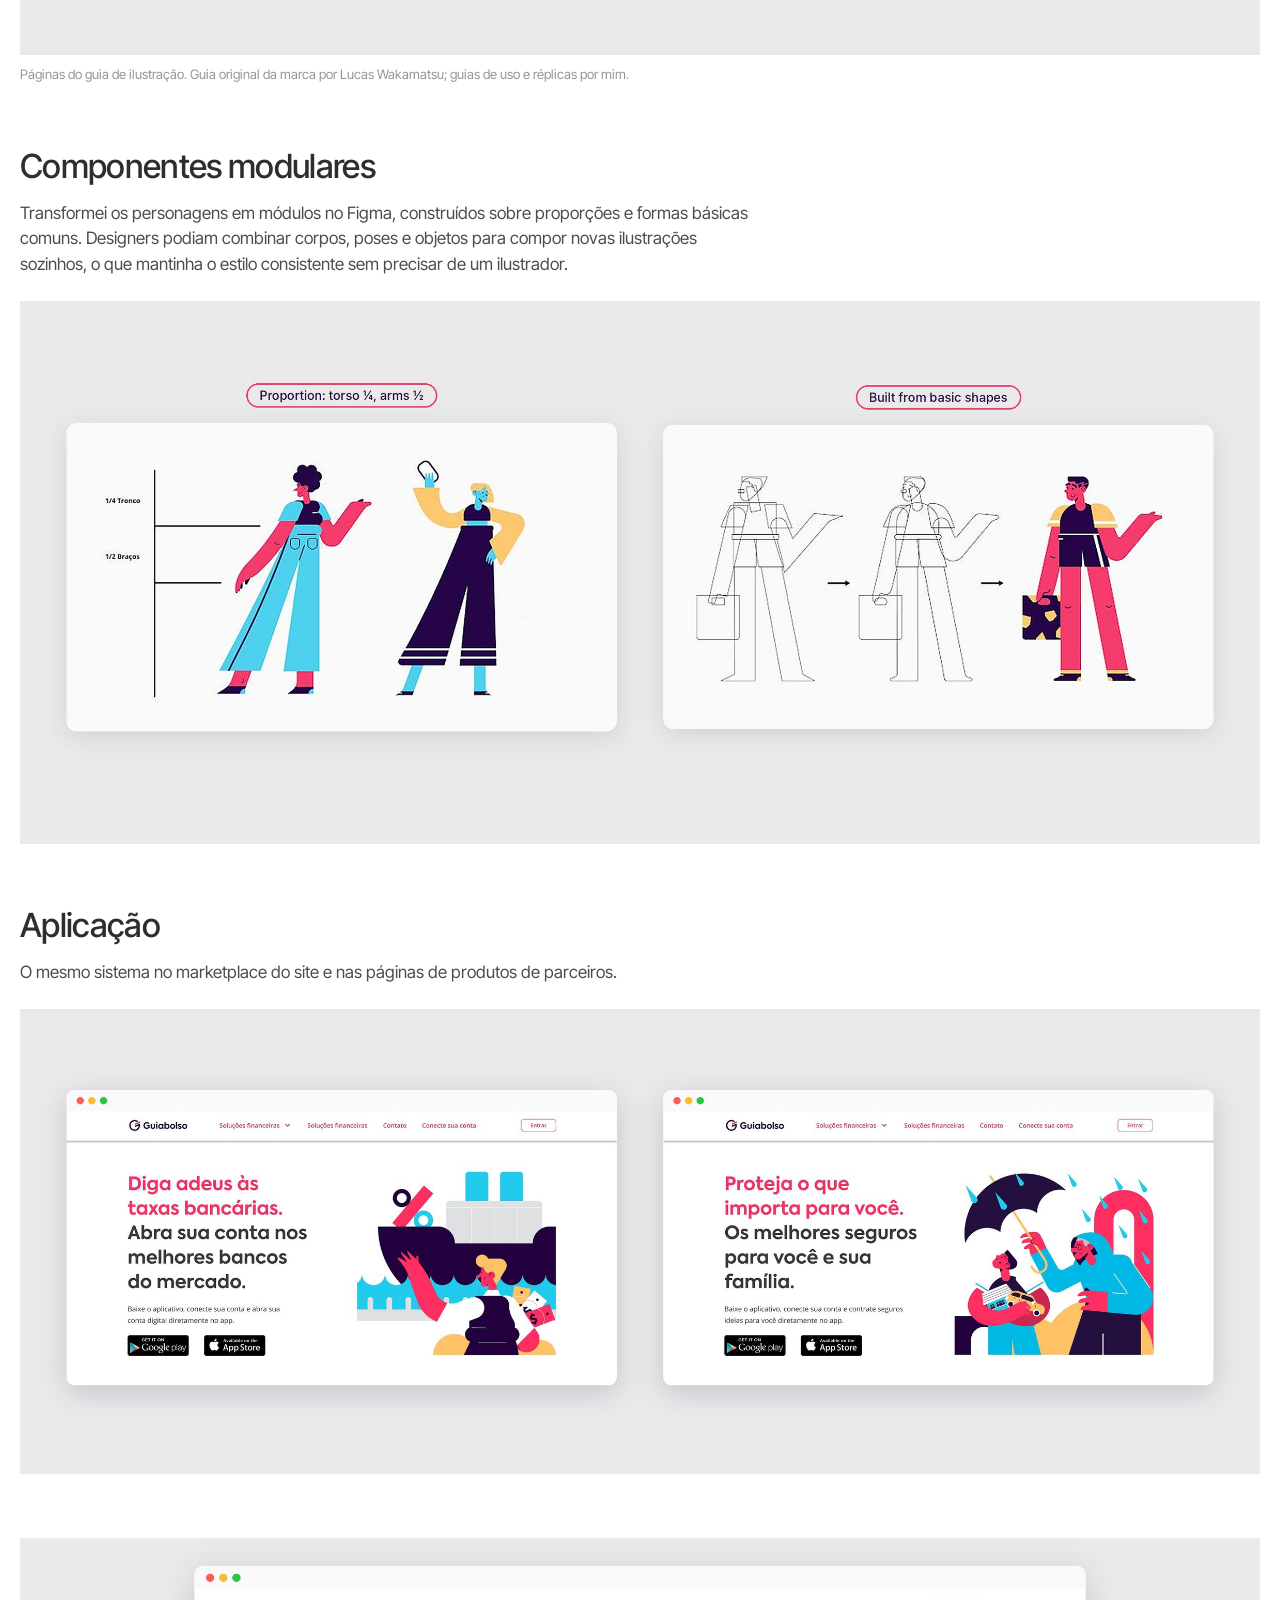
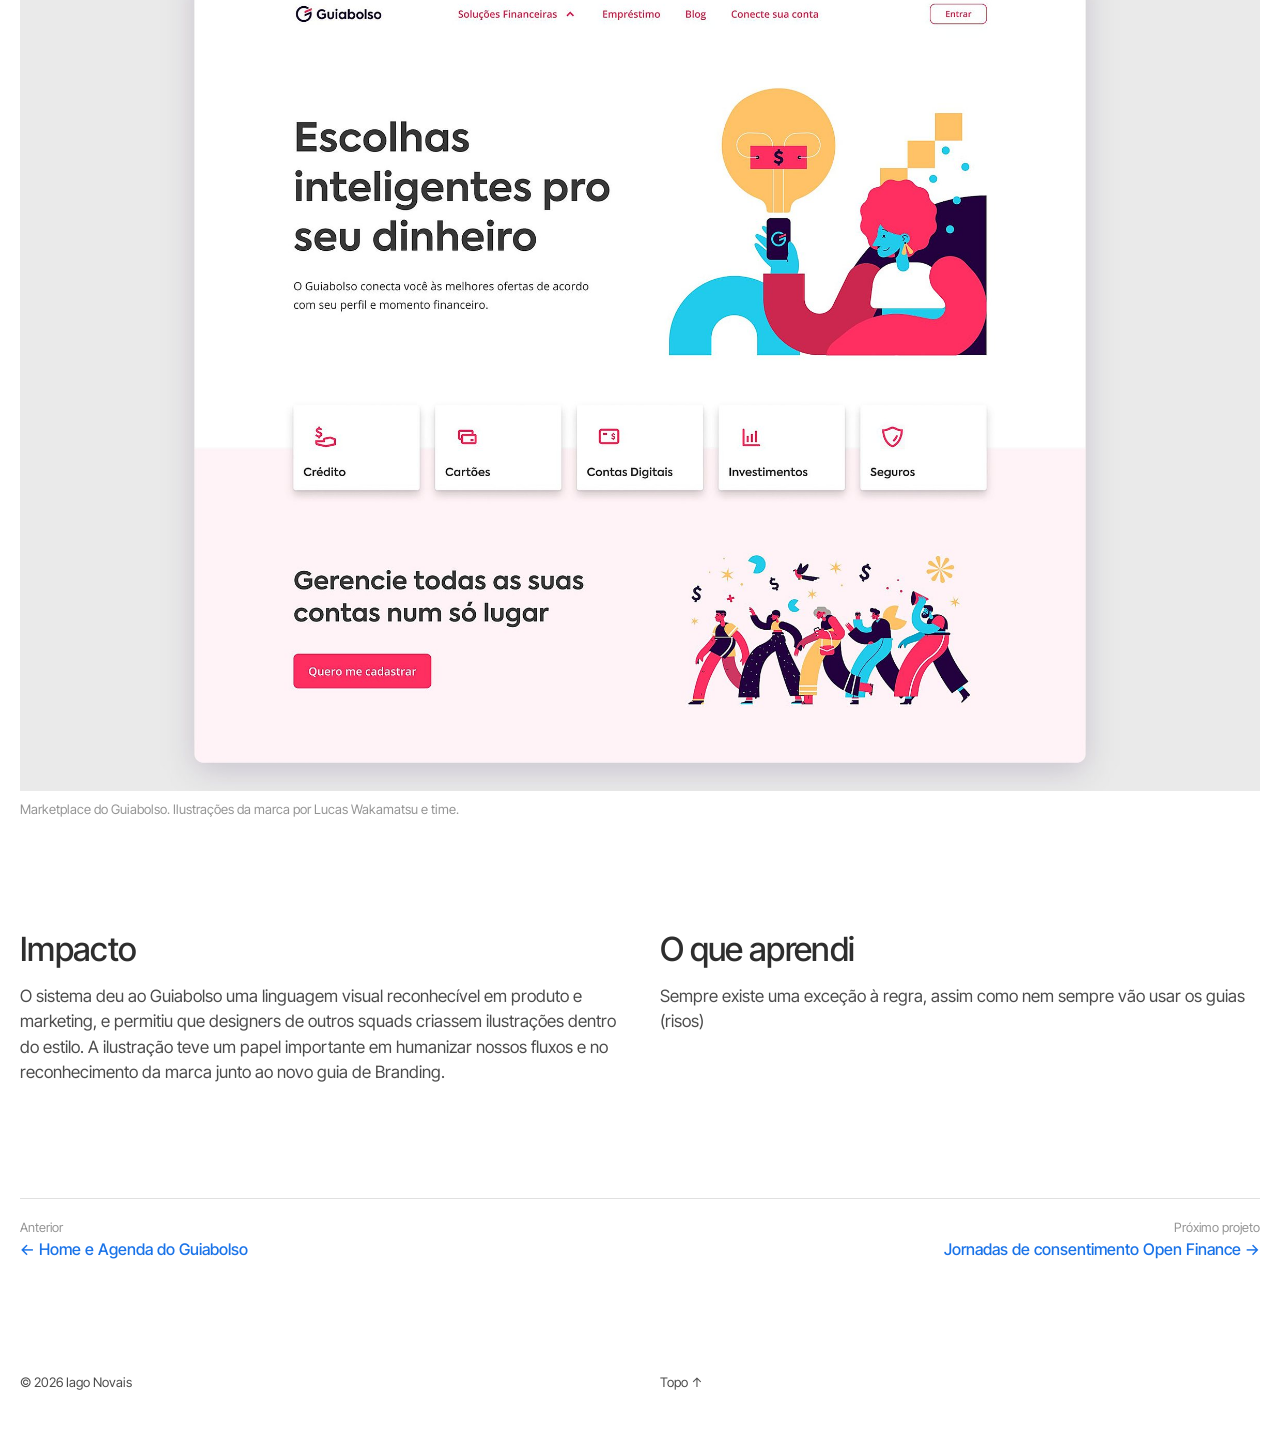
<file: illustration-pt.html>
<!doctype html>
<html lang="pt-BR">
<head>
<meta charset="utf-8">
<meta name="viewport" content="width=device-width, initial-scale=1">
<script>document.documentElement.classList.add('js');try{var s=sessionStorage.getItem('swipe');if(s&&matchMedia('(max-width: 760px)').matches)document.documentElement.classList.add('swipe-in-'+s)}catch(e){}</script>
<title>Sistemas de ícones e ilustração — Iago Novais</title>
<meta name="description" content="Ícones e ilustrações para o app e o site do Guiabolso: um guia de construção de ícones e a expansão do sistema de ilustração da marca dentro do produto.">
<meta property="og:title" content="Sistemas de ícones e ilustração — Iago Novais">
<meta property="og:description" content="Ícones e ilustrações para o app e o site do Guiabolso: um guia de construção de ícones e a expansão do sistema de ilustração da marca dentro do produto.">
<meta property="og:type" content="website">
<meta name="twitter:card" content="summary">
<meta name="theme-color" content="#ffffff">
<link rel="icon" href="favicon.svg?v=2" type="image/svg+xml">
<link rel="icon" href="favicon.png?v=2" type="image/png" sizes="180x180">
<link rel="apple-touch-icon" href="favicon.png?v=2">
<link rel="preconnect" href="https://fonts.googleapis.com">
<link rel="preconnect" href="https://fonts.gstatic.com" crossorigin>
<link href="https://fonts.googleapis.com/css2?family=Inter+Tight:wght@400;500;600&display=swap" rel="stylesheet">
<link rel="stylesheet" href="style.css?v=16">
</head>
<body>

<a id="top"></a>
<header class="top inner">
  <p class="intro"><a href="index-pt.html">Iago Novais</a></p>
  <div class="menu-spacer"></div>
</header>
<nav class="menu" aria-label="Main">
  <a href="index-pt.html" aria-current="page">Trabalhos</a>
  <a href="about-pt.html">Sobre</a>
  <a href="Iago-Novais-Resume.pdf" target="_blank" rel="noopener">Currículo</a>
  <a href="https://www.linkedin.com/in/iagonovais/" target="_blank" rel="noopener">LinkedIn</a>
  <a class="mail" href="mailto:iago.novais5@gmail.com">Manda um oi :)</a>
</nav>
<a class="say" href="mailto:iago.novais5@gmail.com">Manda um oi :)</a>

<main class="case">
<div class="head"><h1>Sistemas de ícones e ilustração</h1>
<p class="subtitle">Ícones e ilustrações para o app e o site do Guiabolso: um guia de construção de ícones e a expansão do sistema de ilustração da marca dentro do produto.</p></div>
<div class="meta"><div><span class="label">Cargo</span><p>Product Designer e ilustrador</p></div><div><span class="label">Empresa</span><p>Guiabolso</p></div><div><span class="label">Ferramentas</span><p>Figma · iOS, Android e web</p></div><div><span class="label">Período</span><p>2019⁠–⁠2021</p></div></div>
<figure class="hero reveal"><img src="il-hero.jpg" alt="Três formas básicas num grid virando ícones próprios: radar, documento, câmera" width="2400" height="1350" loading="eager" decoding="async"></figure>
<div class="stats reveal" style="--n:2"><div><b>50+</b><p>Ilustrações de produto num repositório compartilhado</p></div><div><b>4</b><p>Pontos de contato: o app, o GB Connect (B2B), o site e páginas de parceiros</p></div></div>
<section class="cols reveal">
<div class="prose"><h2>Resumo</h2><p>No Guiabolso, trabalhei como designer e ilustrador antes de migrar para product design. As ilustrações da marca e o guia original foram criados pelo ilustrador Lucas Wakamatsu, com o nosso time. Minha parte foi fazer o sistema funcionar dentro do produto. Criei o guia de construção de ícones do novo design system, repliquei ilustrações para novas necessidades do produto, escrevi guias de uso complementares e construí componentes modulares de personagens no Figma.</p><p>Depois, no Mercado Livre, levei a mesma abordagem para escrever o manual de iconografia de Pix.</p></div>
</section>
<div class="ticker" aria-hidden="true"><div class="track"><span>Ícones → Grid → Área útil → Formas básicas → Traço e cantos → Ícone próprio → </span><span>Ilustração → Módulos → Compor → Nova ilustração → </span><span>Ícones → Grid → Área útil → Formas básicas → Traço e cantos → Ícone próprio → </span><span>Ilustração → Módulos → Compor → Nova ilustração → </span></div></div>
<section class="decision full reveal"><div class="text"><h2>Sistema de ícones</h2><p>Para o novo design system, escrevi as regras de construção dos ícones próprios utilizando um grid simples. Delimitei dentro dele área útil e margens, formas geométricas básicas e como traço e cantos dão personalidade aos ícones. O guia também relacionava cada ícone antigo da plataforma à sua nova versão, para os squads migrarem sem adivinhar.</p></div>
</section>
<section class="decision full reveal"><div class="text"><h2>Sistema de ilustração</h2><p>A partir do guia original da marca, mantive um repositório com mais de 50 ilustrações e composições para o produto, replicando o estilo para novas necessidades, e criei guias de uso para que outros times o aplicassem de forma consistente no app, no GB Connect (o produto B2B), no site e nas landing pages de parceiros.</p></div>
<figure><img src="il-guide.jpg" alt="Páginas do guia de ilustração para hierarquia visual, cor e animação" width="2400" height="1800" loading="lazy" decoding="async"><figcaption>Páginas do guia de ilustração. Guia original da marca por Lucas Wakamatsu; guias de uso e réplicas por mim.</figcaption></figure>
</section>
<section class="decision full reveal"><div class="text"><h2>Componentes modulares</h2><p>Transformei os personagens em módulos no Figma, construídos sobre proporções e formas básicas comuns. Designers podiam combinar corpos, poses e objetos para compor novas ilustrações sozinhos, o que mantinha o estilo consistente sem precisar de um ilustrador.</p></div>
<figure><img src="il-characters.jpg" alt="Proporções e construção de personagens a partir de formas básicas" width="2400" height="1050" loading="lazy" decoding="async"></figure>
</section>
<section class="decision full reveal"><div class="text"><h2>Aplicação</h2><p>O mesmo sistema no marketplace do site e nas páginas de produtos de parceiros.</p></div>
<figure><img src="il-landing.jpg" alt="Duas landing pages de parceiros com ilustrações: contas digitais e seguros" width="2400" height="900" loading="lazy" decoding="async"></figure>
</section>
<figure class="figure reveal"><img src="il-marketplace.jpg" alt="Página do marketplace do Guiabolso com ilustrações" width="2400" height="1650" loading="lazy" decoding="async"><figcaption>Marketplace do Guiabolso. Ilustrações da marca por Lucas Wakamatsu e time.</figcaption></figure>
<section class="cols reveal">
<div class="prose"><h2>Impacto</h2><p>O sistema deu ao Guiabolso uma linguagem visual reconhecível em produto e marketing, e permitiu que designers de outros squads criassem ilustrações dentro do estilo. A ilustração teve um papel importante em humanizar nossos fluxos e no reconhecimento da marca junto ao novo guia de Branding.</p></div>
<div class="prose"><h2>O que aprendi</h2><p>Sempre existe uma exceção à regra, assim como nem sempre vão usar os guias (risos)</p></div>
</section>
<nav class="next"><a href="guiabolso-pt.html"><small>Anterior</small>← Home e Agenda do Guiabolso</a><a class="to" href="open-finance-pt.html"><small>Próximo projeto</small>Jornadas de consentimento Open Finance →</a></nav>
</main>
<footer class="inner">
  <span>© 2026 Iago Novais</span>
  <a href="#top" onclick="window.scrollTo({top:0});return false;">Topo ↑</a>
</footer>
<nav class="lang" aria-label="Language">
  <a href="illustration-pt.html" hreflang="pt-BR" lang="pt-BR" aria-current="true">PT-BR</a>
  <a href="illustration.html" hreflang="en" lang="en">EN</a>
</nav>
<script src="script.js?v=6"></script>
</body>
</html>
</file>
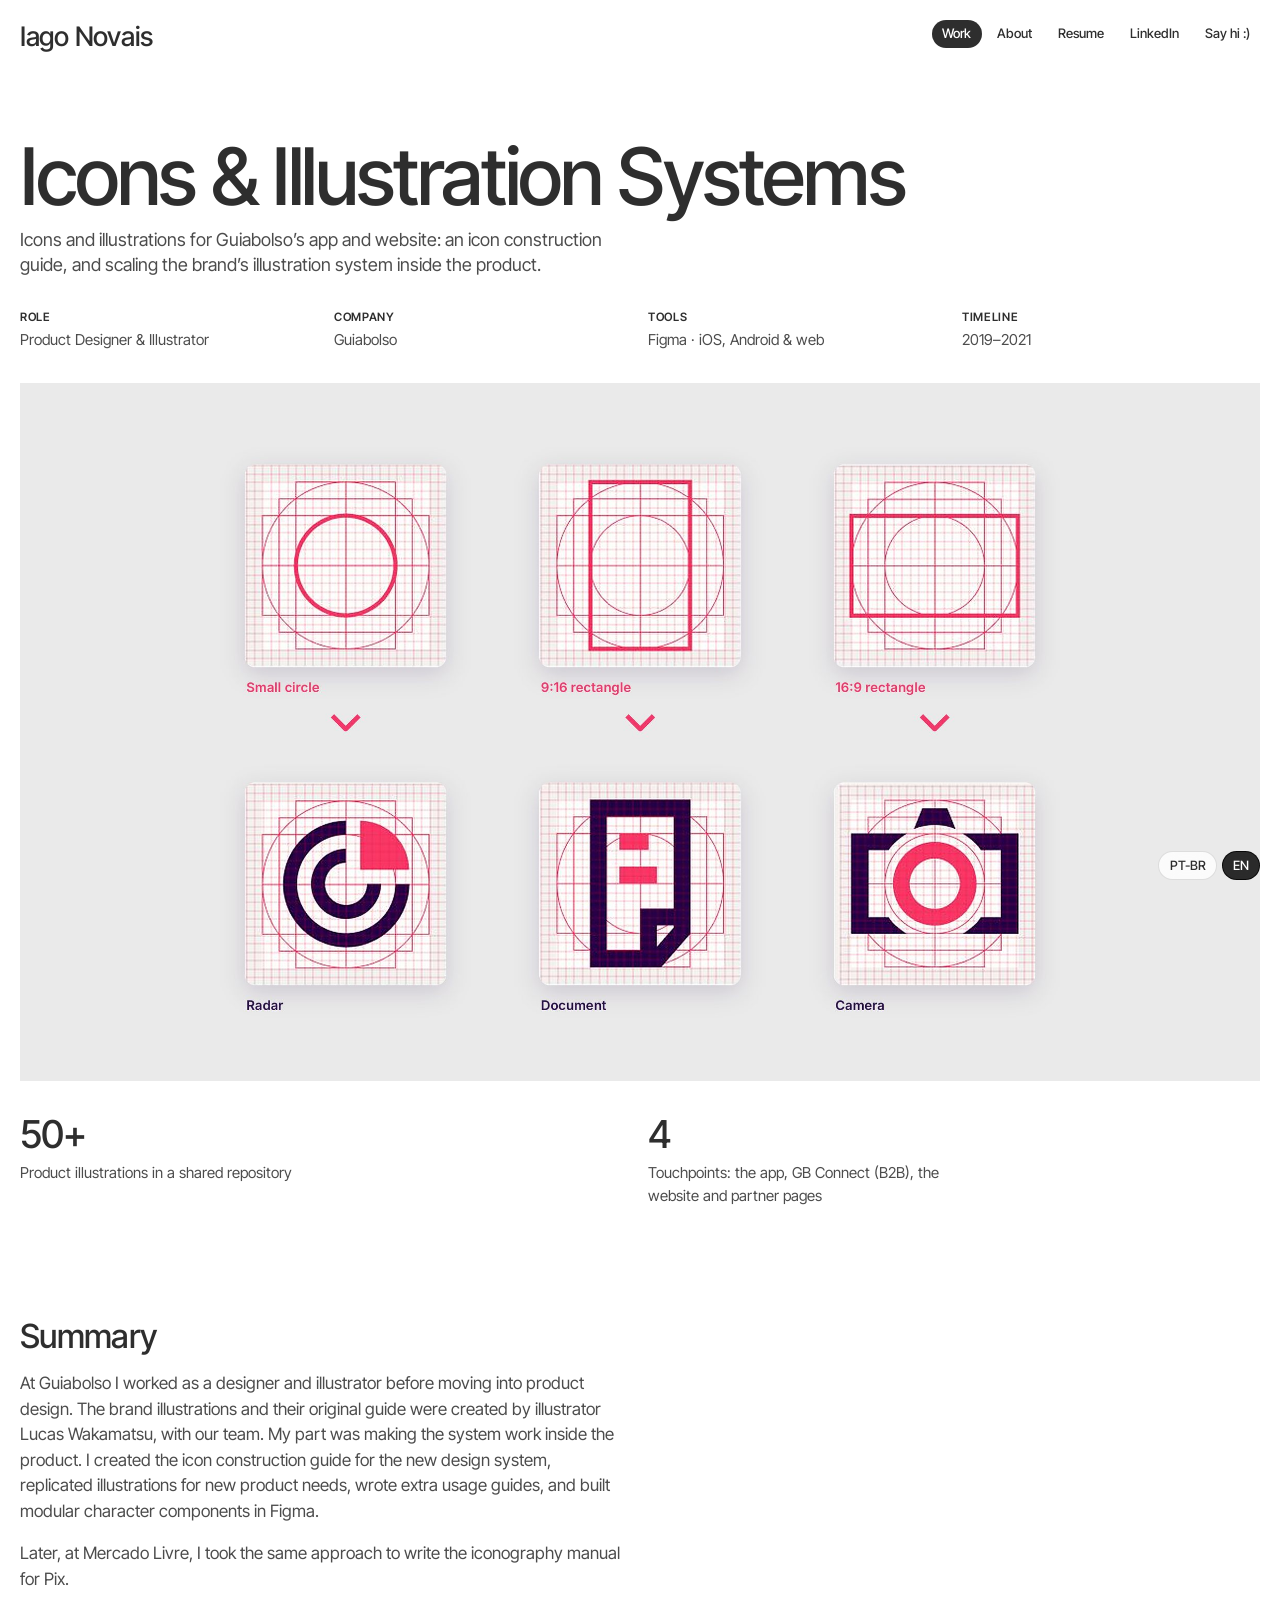
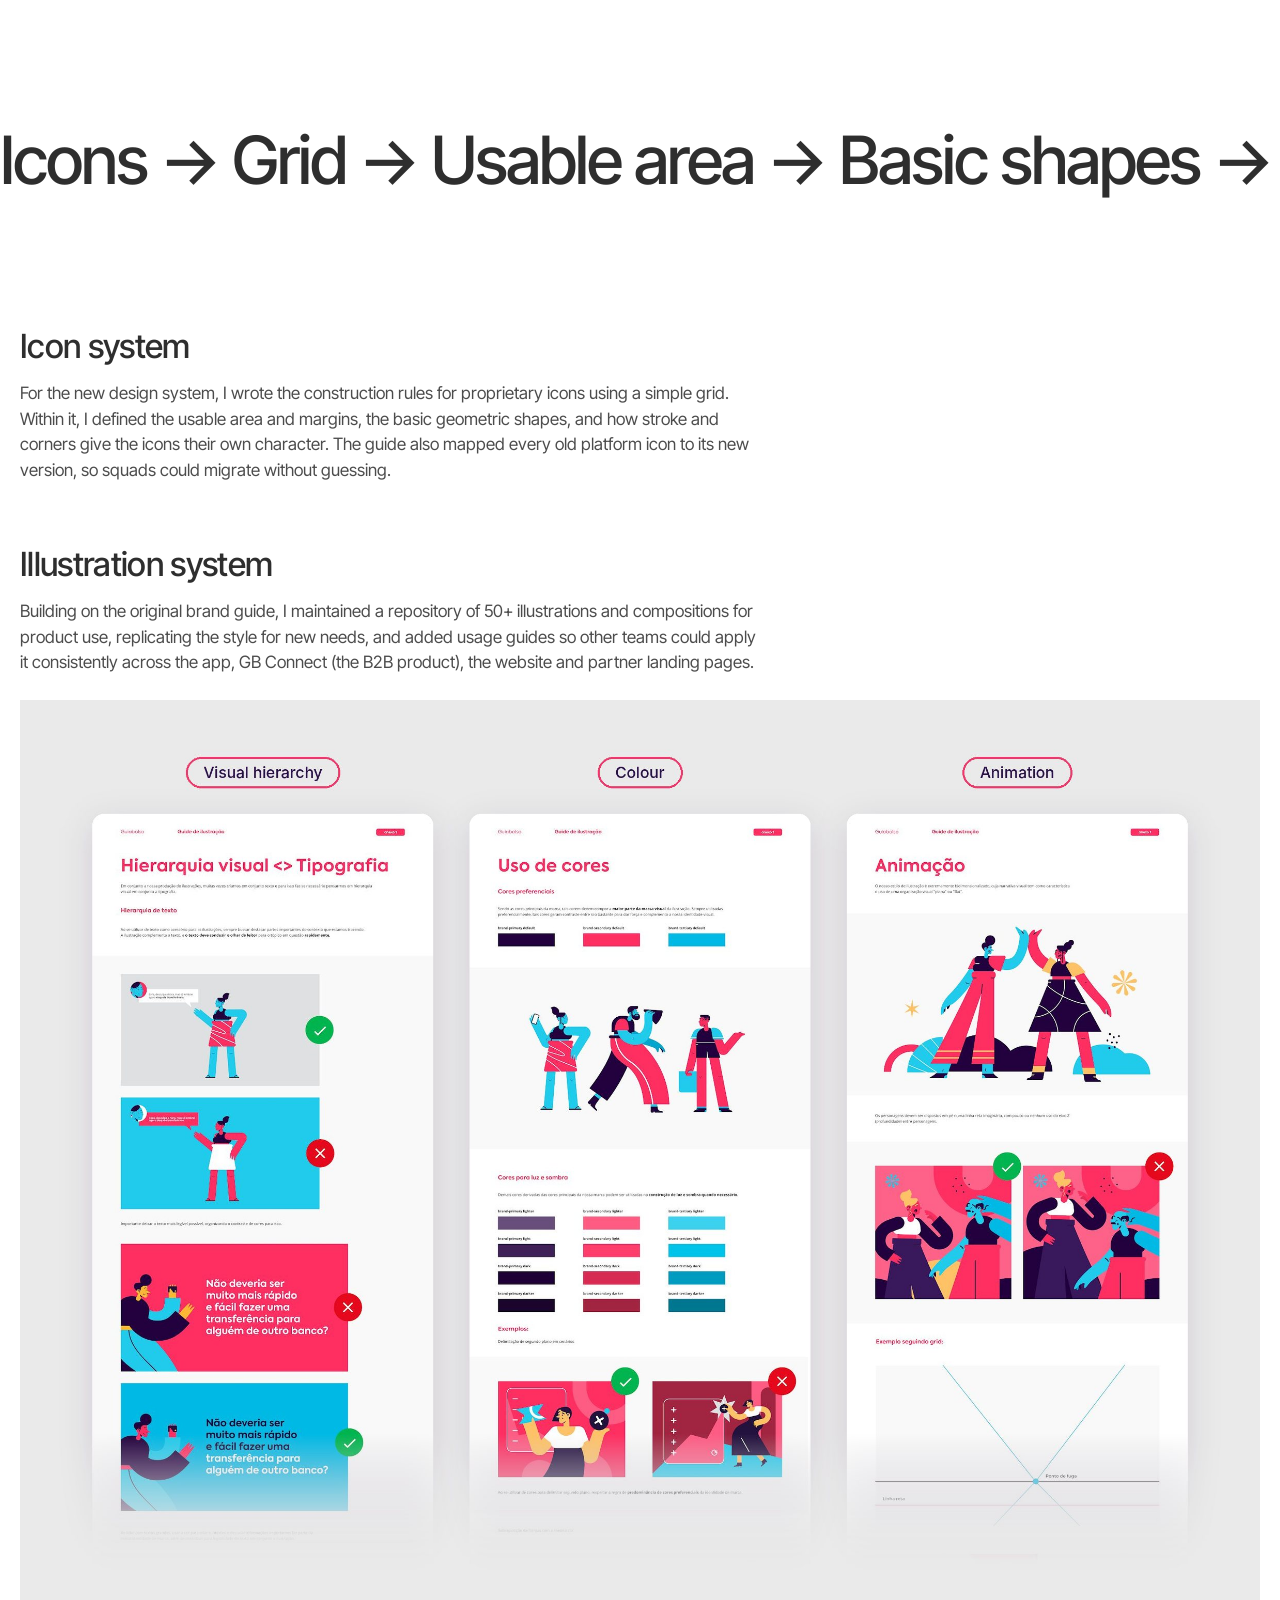
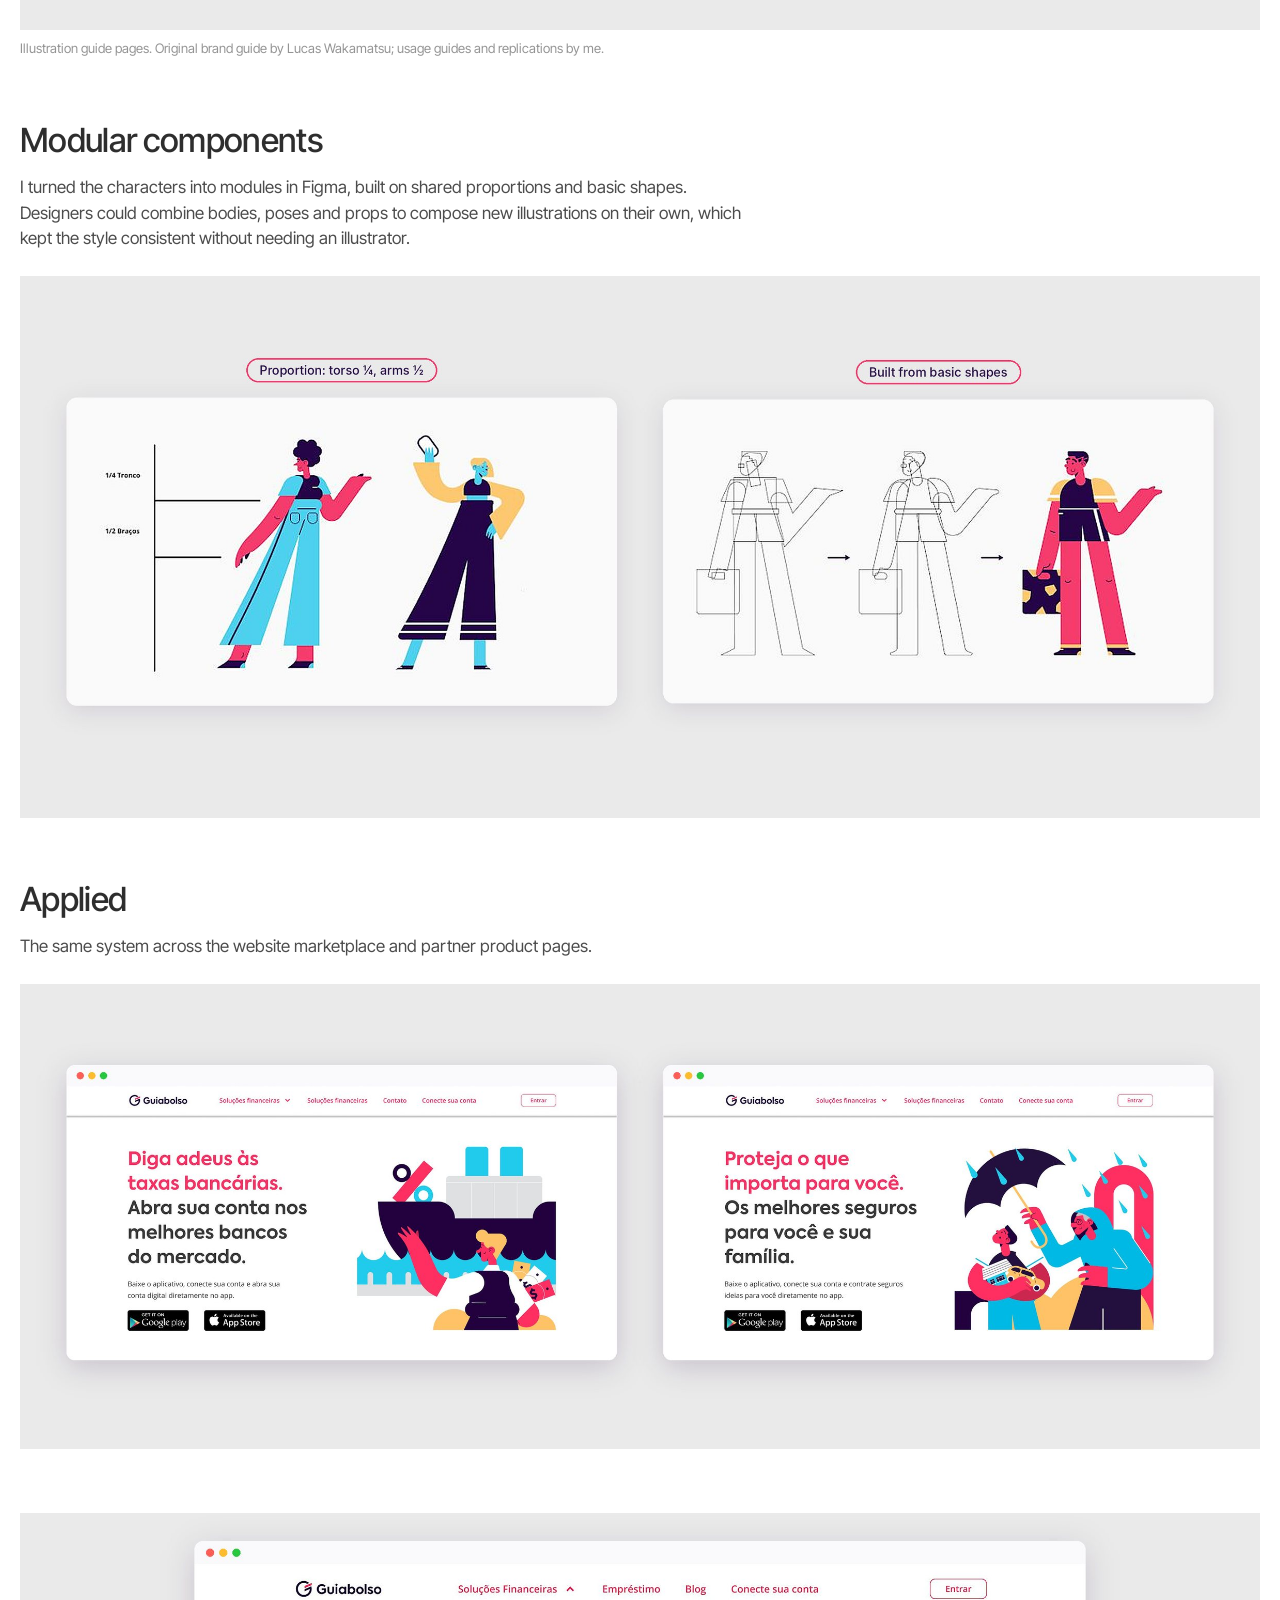
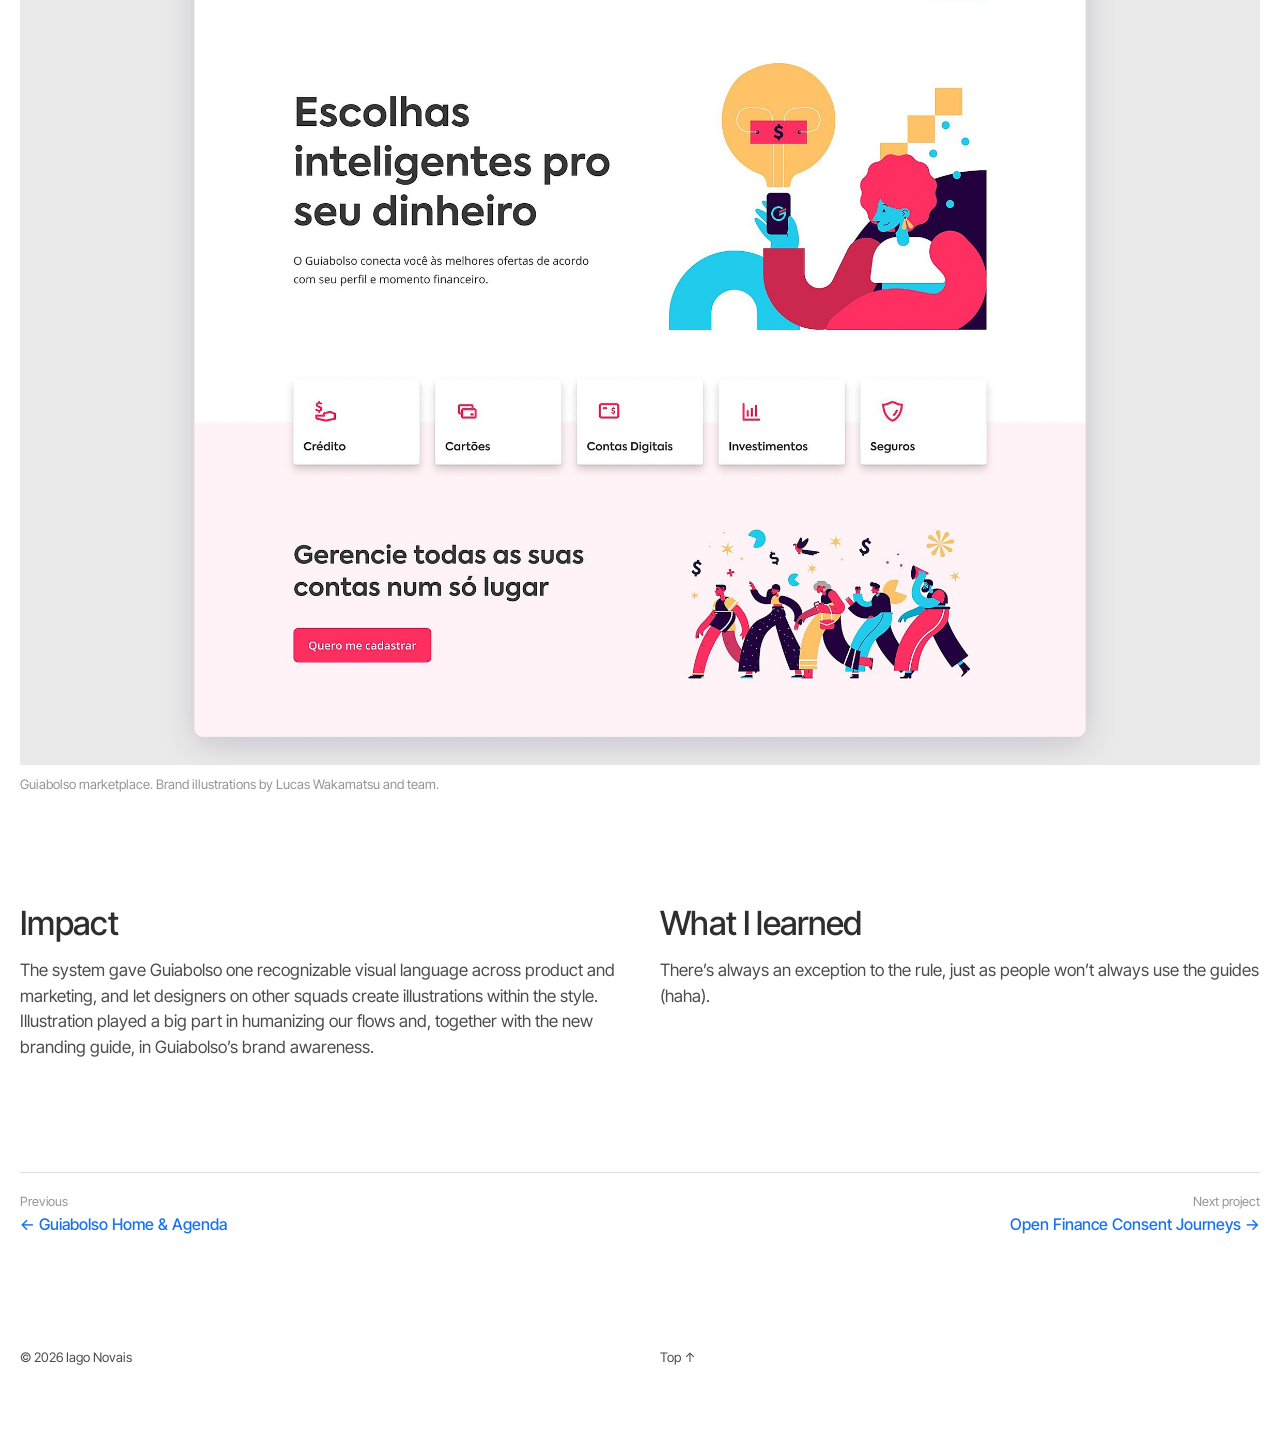
<file: illustration.html>
<!doctype html>
<html lang="en">
<head>
<meta charset="utf-8">
<meta name="viewport" content="width=device-width, initial-scale=1">
<script>document.documentElement.classList.add('js');try{var s=sessionStorage.getItem('swipe');if(s&&matchMedia('(max-width: 760px)').matches)document.documentElement.classList.add('swipe-in-'+s)}catch(e){}</script>
<title>Icons &amp; Illustration Systems — Iago Novais</title>
<meta name="description" content="Icons and illustrations for Guiabolso’s app and website: an icon construction guide, and scaling the brand’s illustration system inside the product.">
<meta property="og:title" content="Icons &amp; Illustration Systems — Iago Novais">
<meta property="og:description" content="Icons and illustrations for Guiabolso’s app and website: an icon construction guide, and scaling the brand’s illustration system inside the product.">
<meta property="og:type" content="website">
<meta name="twitter:card" content="summary">
<meta name="theme-color" content="#ffffff">
<link rel="icon" href="favicon.svg?v=2" type="image/svg+xml">
<link rel="icon" href="favicon.png?v=2" type="image/png" sizes="180x180">
<link rel="apple-touch-icon" href="favicon.png?v=2">
<link rel="preconnect" href="https://fonts.googleapis.com">
<link rel="preconnect" href="https://fonts.gstatic.com" crossorigin>
<link href="https://fonts.googleapis.com/css2?family=Inter+Tight:wght@400;500;600&display=swap" rel="stylesheet">
<link rel="stylesheet" href="style.css?v=16">
</head>
<body>

<a id="top"></a>
<header class="top inner">
  <p class="intro"><a href="index.html">Iago Novais</a></p>
  <div class="menu-spacer"></div>
</header>
<nav class="menu" aria-label="Main">
  <a href="index.html" aria-current="page">Work</a>
  <a href="about.html">About</a>
  <a href="Iago-Novais-Resume.pdf" target="_blank" rel="noopener">Resume</a>
  <a href="https://www.linkedin.com/in/iagonovais/" target="_blank" rel="noopener">LinkedIn</a>
  <a class="mail" href="mailto:iago.novais5@gmail.com">Say hi :)</a>
</nav>
<a class="say" href="mailto:iago.novais5@gmail.com">Say hi :)</a>

<main class="case">
<div class="head"><h1>Icons &amp; Illustration Systems</h1>
<p class="subtitle">Icons and illustrations for Guiabolso’s app and website: an icon construction guide, and scaling the brand’s illustration system inside the product.</p></div>
<div class="meta"><div><span class="label">Role</span><p>Product Designer &amp; Illustrator</p></div><div><span class="label">Company</span><p>Guiabolso</p></div><div><span class="label">Tools</span><p>Figma · iOS, Android &amp; web</p></div><div><span class="label">Timeline</span><p>2019⁠–⁠2021</p></div></div>
<figure class="hero reveal"><img src="il-hero.jpg" alt="Three basic shapes on a grid turning into proprietary icons: radar, document, camera" width="2400" height="1350" loading="eager" decoding="async"></figure>
<div class="stats reveal" style="--n:2"><div><b>50+</b><p>Product illustrations in a shared repository</p></div><div><b>4</b><p>Touchpoints: the app, GB Connect (B2B), the website and partner pages</p></div></div>
<section class="cols reveal">
<div class="prose"><h2>Summary</h2><p>At Guiabolso I worked as a designer and illustrator before moving into product design. The brand illustrations and their original guide were created by illustrator Lucas Wakamatsu, with our team. My part was making the system work inside the product. I created the icon construction guide for the new design system, replicated illustrations for new product needs, wrote extra usage guides, and built modular character components in Figma.</p><p>Later, at Mercado Livre, I took the same approach to write the iconography manual for Pix.</p></div>
</section>
<div class="ticker" aria-hidden="true"><div class="track"><span>Icons → Grid → Usable area → Basic shapes → Stroke &amp; corners → Proprietary icon → </span><span>Illustration → Modules → Compose → New illustration → </span><span>Icons → Grid → Usable area → Basic shapes → Stroke &amp; corners → Proprietary icon → </span><span>Illustration → Modules → Compose → New illustration → </span></div></div>
<section class="decision full reveal"><div class="text"><h2>Icon system</h2><p>For the new design system, I wrote the construction rules for proprietary icons using a simple grid. Within it, I defined the usable area and margins, the basic geometric shapes, and how stroke and corners give the icons their own character. The guide also mapped every old platform icon to its new version, so squads could migrate without guessing.</p></div>
</section>
<section class="decision full reveal"><div class="text"><h2>Illustration system</h2><p>Building on the original brand guide, I maintained a repository of 50+ illustrations and compositions for product use, replicating the style for new needs, and added usage guides so other teams could apply it consistently across the app, GB Connect (the B2B product), the website and partner landing pages.</p></div>
<figure><img src="il-guide.jpg" alt="Guide pages for visual hierarchy, colour and animation" width="2400" height="1800" loading="lazy" decoding="async"><figcaption>Illustration guide pages. Original brand guide by Lucas Wakamatsu; usage guides and replications by me.</figcaption></figure>
</section>
<section class="decision full reveal"><div class="text"><h2>Modular components</h2><p>I turned the characters into modules in Figma, built on shared proportions and basic shapes. Designers could combine bodies, poses and props to compose new illustrations on their own, which kept the style consistent without needing an illustrator.</p></div>
<figure><img src="il-characters.jpg" alt="Character proportions and construction from basic shapes" width="2400" height="1050" loading="lazy" decoding="async"></figure>
</section>
<section class="decision full reveal"><div class="text"><h2>Applied</h2><p>The same system across the website marketplace and partner product pages.</p></div>
<figure><img src="il-landing.jpg" alt="Two partner landing pages with illustrations: bank accounts and insurance" width="2400" height="900" loading="lazy" decoding="async"></figure>
</section>
<figure class="figure reveal"><img src="il-marketplace.jpg" alt="Guiabolso marketplace page with illustrations" width="2400" height="1650" loading="lazy" decoding="async"><figcaption>Guiabolso marketplace. Brand illustrations by Lucas Wakamatsu and team.</figcaption></figure>
<section class="cols reveal">
<div class="prose"><h2>Impact</h2><p>The system gave Guiabolso one recognizable visual language across product and marketing, and let designers on other squads create illustrations within the style. Illustration played a big part in humanizing our flows and, together with the new branding guide, in Guiabolso’s brand awareness.</p></div>
<div class="prose"><h2>What I learned</h2><p>There’s always an exception to the rule, just as people won’t always use the guides (haha).</p></div>
</section>
<nav class="next"><a href="guiabolso.html"><small>Previous</small>← Guiabolso Home &amp; Agenda</a><a class="to" href="open-finance.html"><small>Next project</small>Open Finance Consent Journeys →</a></nav>
</main>
<footer class="inner">
  <span>© 2026 Iago Novais</span>
  <a href="#top" onclick="window.scrollTo({top:0});return false;">Top ↑</a>
</footer>
<nav class="lang" aria-label="Language">
  <a href="illustration-pt.html" hreflang="pt-BR" lang="pt-BR">PT-BR</a>
  <a href="illustration.html" hreflang="en" lang="en" aria-current="true">EN</a>
</nav>
<script src="script.js?v=6"></script>
</body>
</html>
</file>
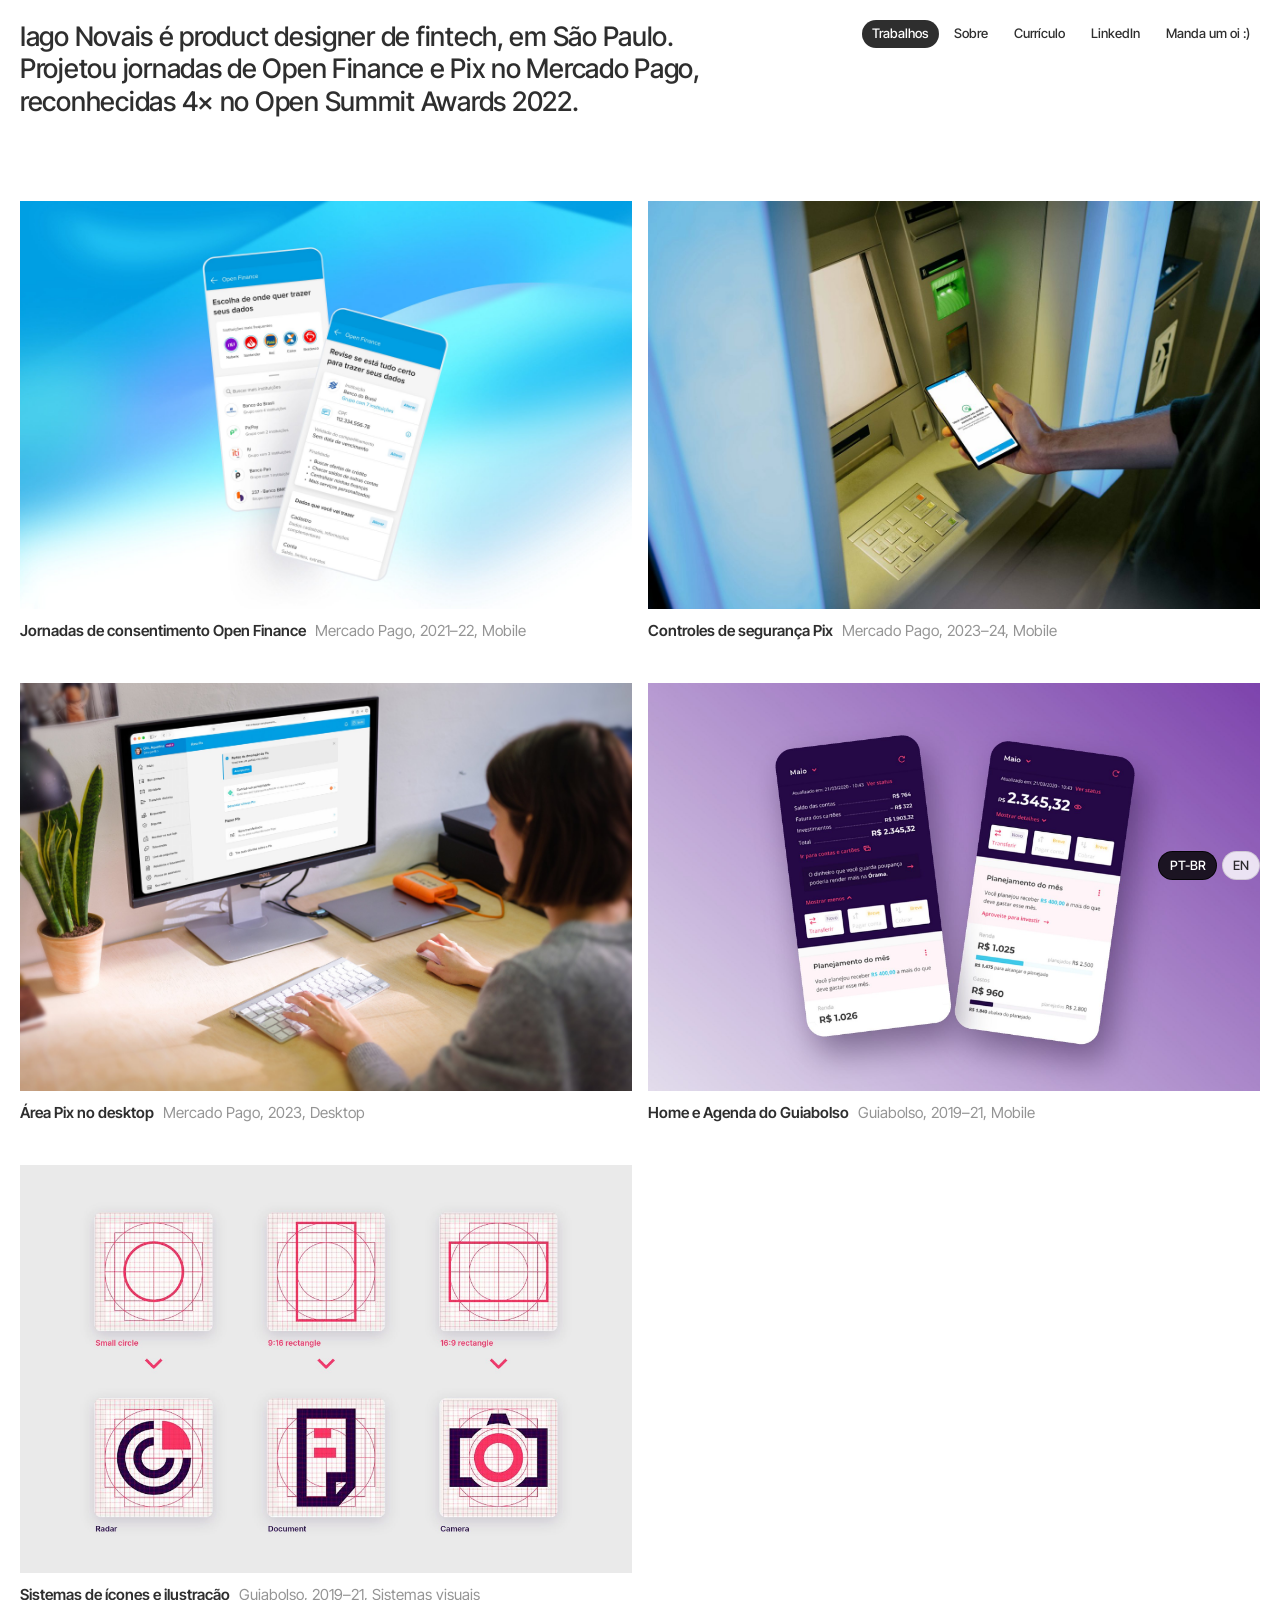
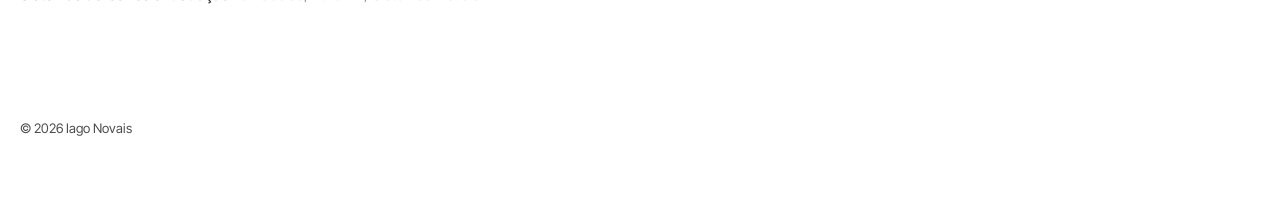
<file: index-pt.html>
<!doctype html>
<html lang="pt-BR">
<head>
<meta charset="utf-8">
<meta name="viewport" content="width=device-width, initial-scale=1">
<script>document.documentElement.classList.add('js');try{var s=sessionStorage.getItem('swipe');if(s&&matchMedia('(max-width: 760px)').matches)document.documentElement.classList.add('swipe-in-'+s)}catch(e){}</script>
<title>Iago Novais — Product Designer</title>
<meta name="description" content="Product designer para fintech regulada: Open Finance e Pix no Mercado Pago, Guiabolso. Reconhecido 4× no Open Summit Awards 2022.">
<meta property="og:title" content="Iago Novais — Product Designer">
<meta property="og:description" content="Product designer para fintech regulada: Open Finance e Pix no Mercado Pago, Guiabolso. Reconhecido 4× no Open Summit Awards 2022.">
<meta property="og:type" content="website">
<meta name="twitter:card" content="summary">
<meta name="theme-color" content="#ffffff">
<link rel="icon" href="favicon.svg?v=2" type="image/svg+xml">
<link rel="icon" href="favicon.png?v=2" type="image/png" sizes="180x180">
<link rel="apple-touch-icon" href="favicon.png?v=2">
<link rel="preconnect" href="https://fonts.googleapis.com">
<link rel="preconnect" href="https://fonts.gstatic.com" crossorigin>
<link href="https://fonts.googleapis.com/css2?family=Inter+Tight:wght@400;500;600&display=swap" rel="stylesheet">
<link rel="stylesheet" href="style.css?v=16">
</head>
<body>

<a id="top"></a>
<header class="top">
  <p class="intro"><a href="index-pt.html">Iago Novais é product designer de fintech, em São Paulo. <br>Projetou jornadas de Open Finance e Pix no Mercado Pago, <br>reconhecidas 4× no Open Summit Awards 2022.</a></p>
  <div class="menu-spacer"></div>
</header>
<nav class="menu" aria-label="Main">
  <a href="index-pt.html" aria-current="page">Trabalhos</a>
  <a href="about-pt.html">Sobre</a>
  <a href="Iago-Novais-Resume.pdf" target="_blank" rel="noopener">Currículo</a>
  <a href="https://www.linkedin.com/in/iagonovais/" target="_blank" rel="noopener">LinkedIn</a>
  <a class="mail" href="mailto:iago.novais5@gmail.com">Manda um oi :)</a>
</nav>
<a class="say" href="mailto:iago.novais5@gmail.com">Manda um oi :)</a>

<main><div class="grid">
<a class="card reveal" href="open-finance-pt.html"><div class="thumb"><img src="of-hero.jpg" alt="Jornadas de consentimento Open Finance" width="2880" height="1800" loading="eager" decoding="async"><p class="over" aria-hidden="true">Algumas das primeiras jornadas de consentimento de Open Finance no Brasil, reconhecidas em 4 categorias no Open Summit Awards 2022.</p></div><p class="cap">Jornadas de consentimento Open Finance <span>Mercado Pago, 2021–22, Mobile</span></p></a>
<a class="card reveal" href="pix-security-controls-pt.html"><div class="thumb"><img src="sc-hero.jpg" alt="Controles de segurança Pix" width="1440" height="900" loading="eager" decoding="async"><p class="over" aria-hidden="true">Novas regras do Banco Central para Meus Limites e Contatos Seguros, utilizados por milhões de pessoas que usam Pix.</p></div><p class="cap">Controles de segurança Pix <span>Mercado Pago, 2023–24, Mobile</span></p></a>
<a class="card reveal" href="pix-desktop-pt.html"><div class="thumb"><img src="pd-hero.jpg" alt="Área Pix no desktop" width="2880" height="2160" loading="eager" decoding="async"><p class="over" aria-hidden="true">Chaves Pix, transferências e acompanhamento de devoluções no desktop, com comportamentos e casos de uso para cada contexto pessoal.</p></div><p class="cap">Área Pix no desktop <span>Mercado Pago, 2023, Desktop</span></p></a>
<a class="card reveal" href="guiabolso-pt.html"><div class="thumb"><img src="gb-hero.jpg" alt="Home e Agenda do Guiabolso" width="2400" height="1350" loading="lazy" decoding="async"><p class="over" aria-hidden="true">Transformando gastos do extrato em contas planejadas e reequilibrando uma home lotada, num programa de qualidade que levou o NPS de 58 para 66.</p></div><p class="cap">Home e Agenda do Guiabolso <span>Guiabolso, 2019–21, Mobile</span></p></a>
<a class="card reveal" href="illustration-pt.html"><div class="thumb"><img src="il-hero.jpg" alt="Sistemas de ícones e ilustração" width="2400" height="1350" loading="lazy" decoding="async"><p class="over" aria-hidden="true">Um guia de construção de ícones e um sistema modular de ilustração que permitiu a designers de outros squads criar visuais dentro da marca por conta própria.</p></div><p class="cap">Sistemas de ícones e ilustração <span>Guiabolso, 2019–21, Sistemas visuais</span></p></a>
</div></main>
<footer class="home">
  <span>© 2026 Iago Novais</span>
  
</footer>
<nav class="lang" aria-label="Language">
  <a href="index-pt.html" hreflang="pt-BR" lang="pt-BR" aria-current="true">PT-BR</a>
  <a href="index.html" hreflang="en" lang="en">EN</a>
</nav>
<script src="script.js?v=6"></script>
</body>
</html>
</file>
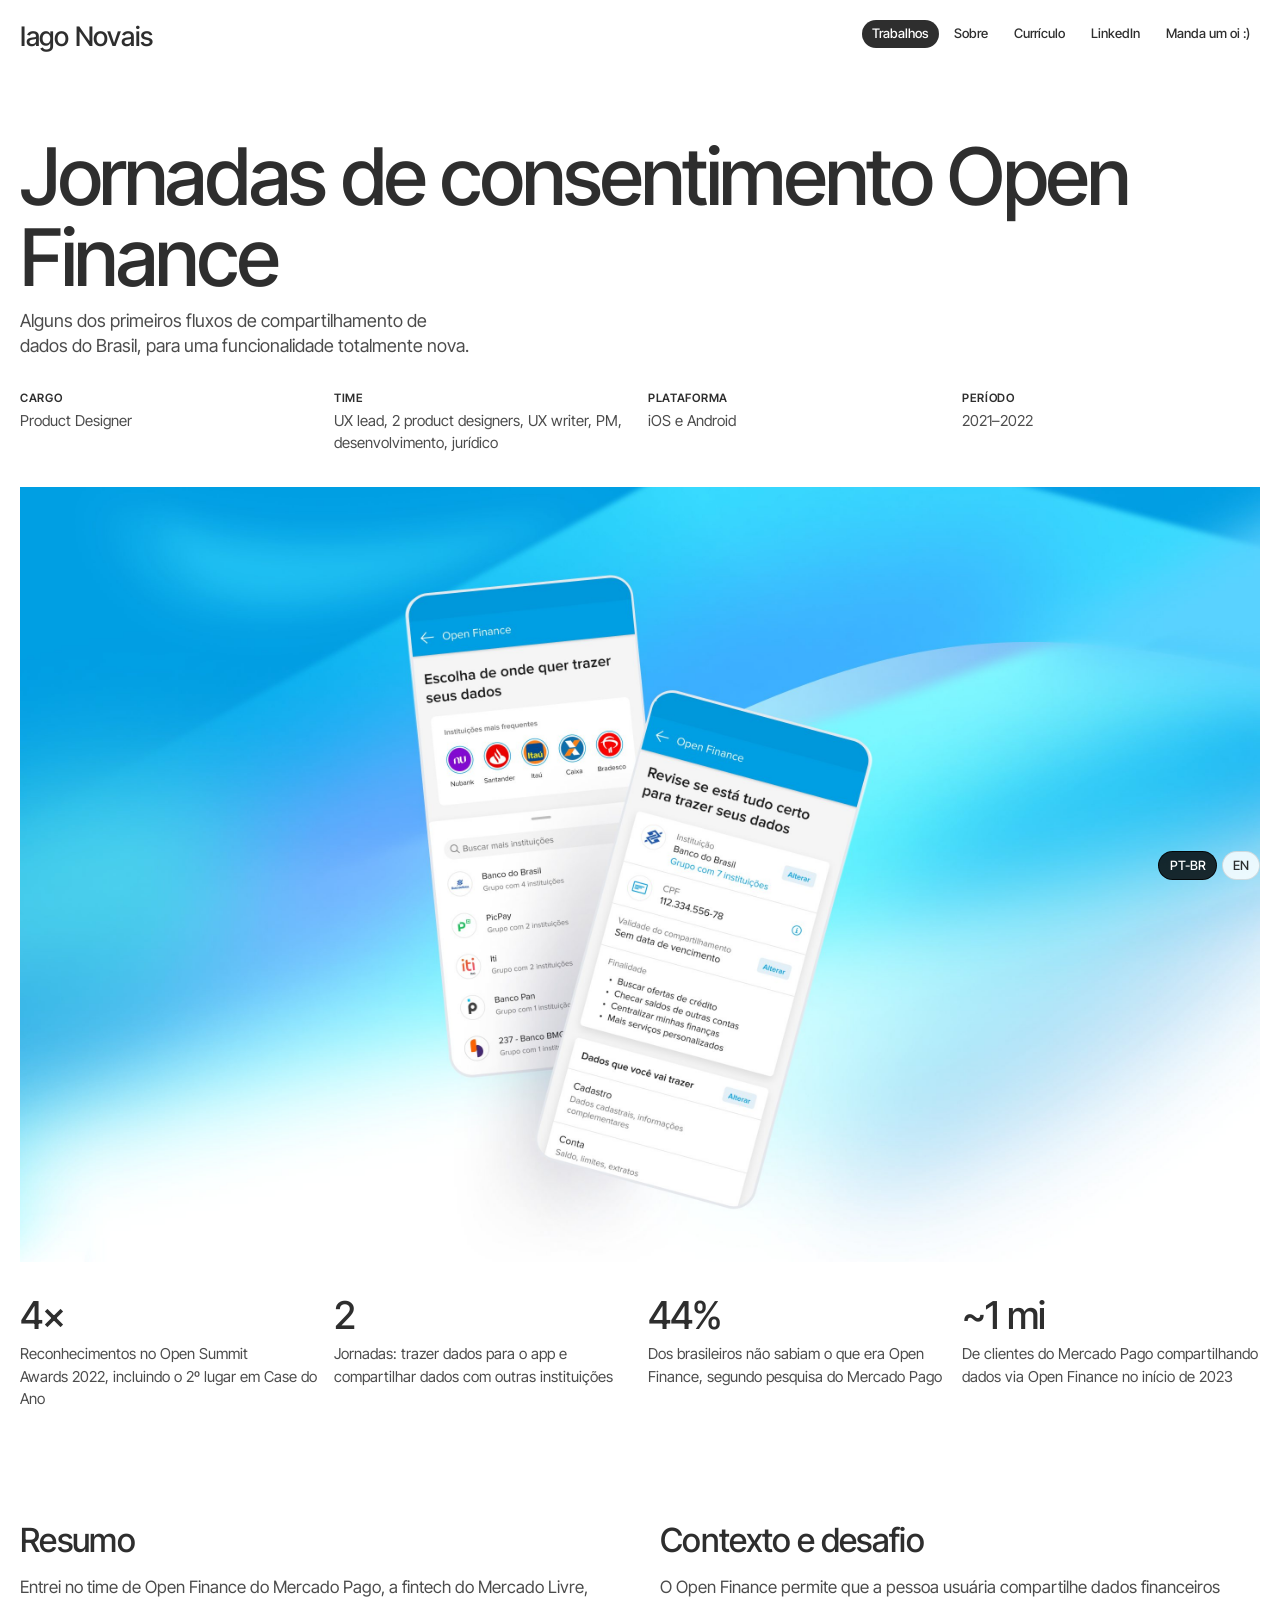
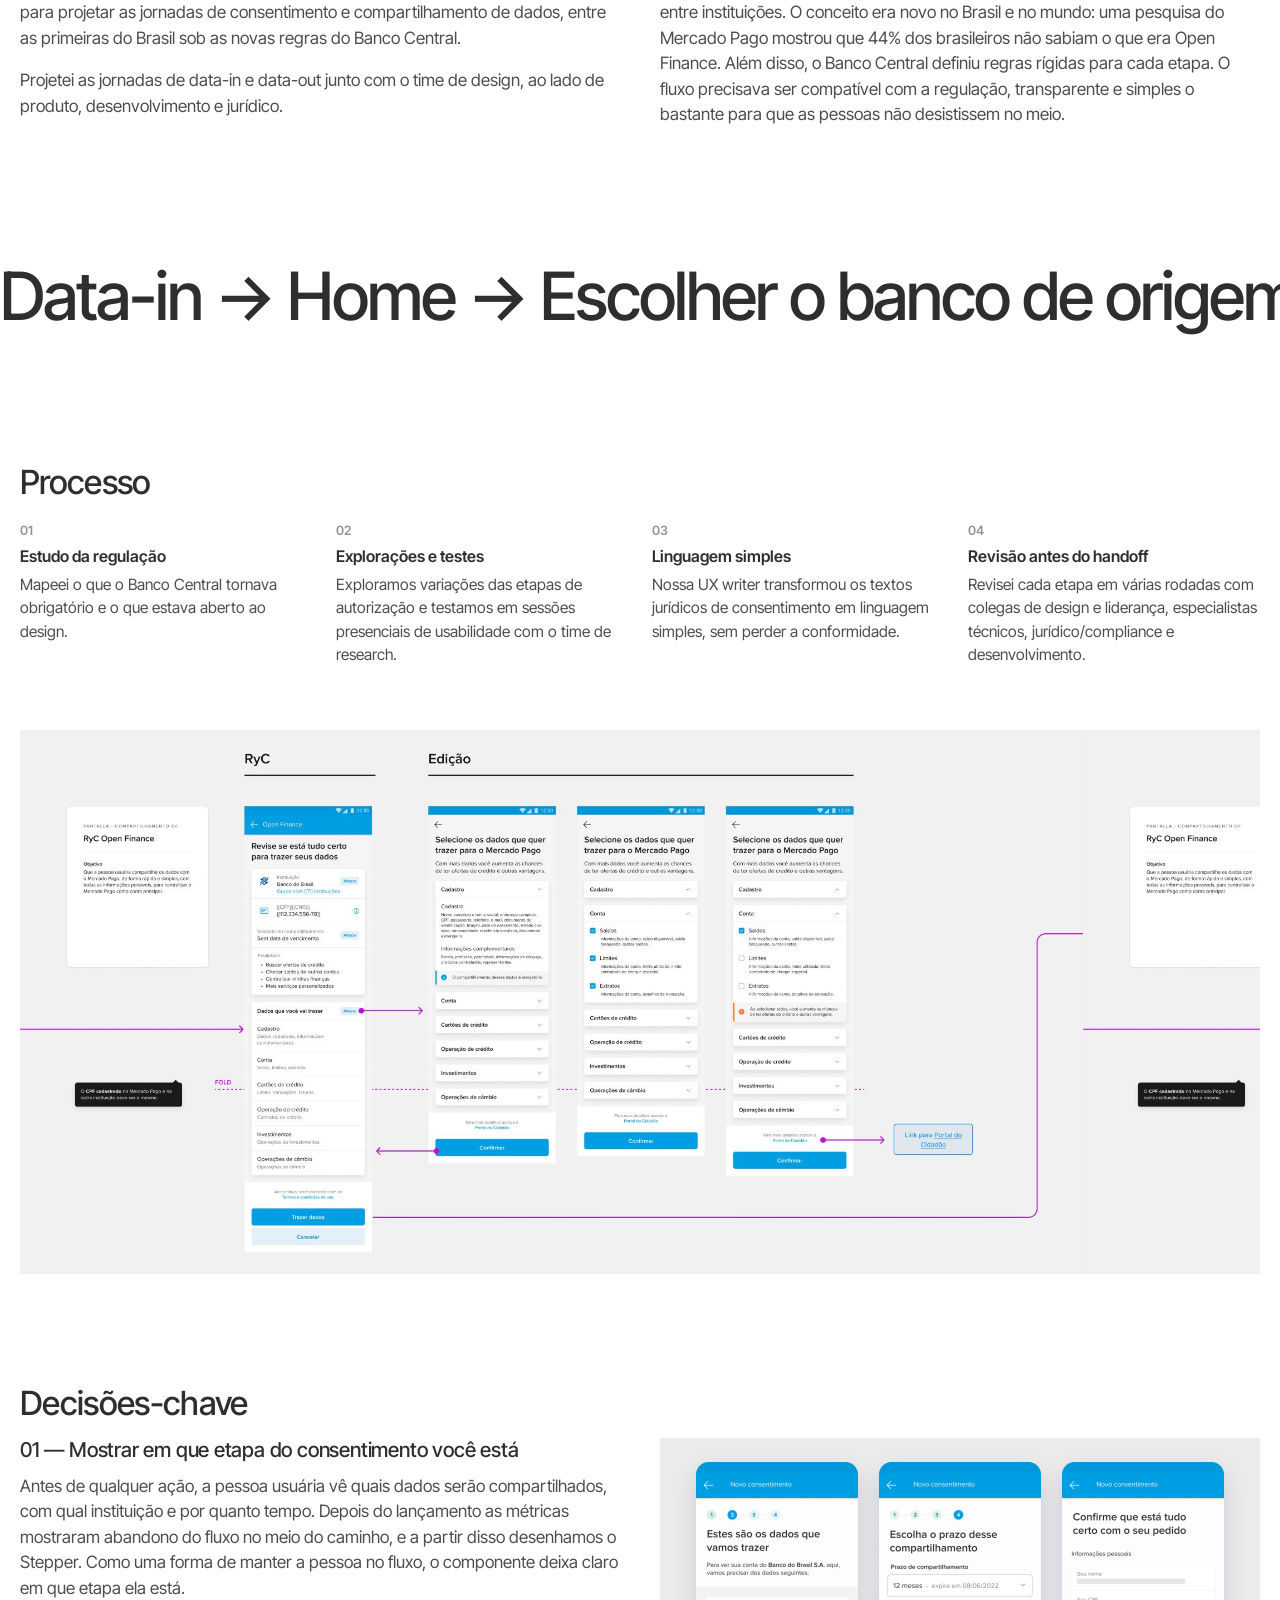
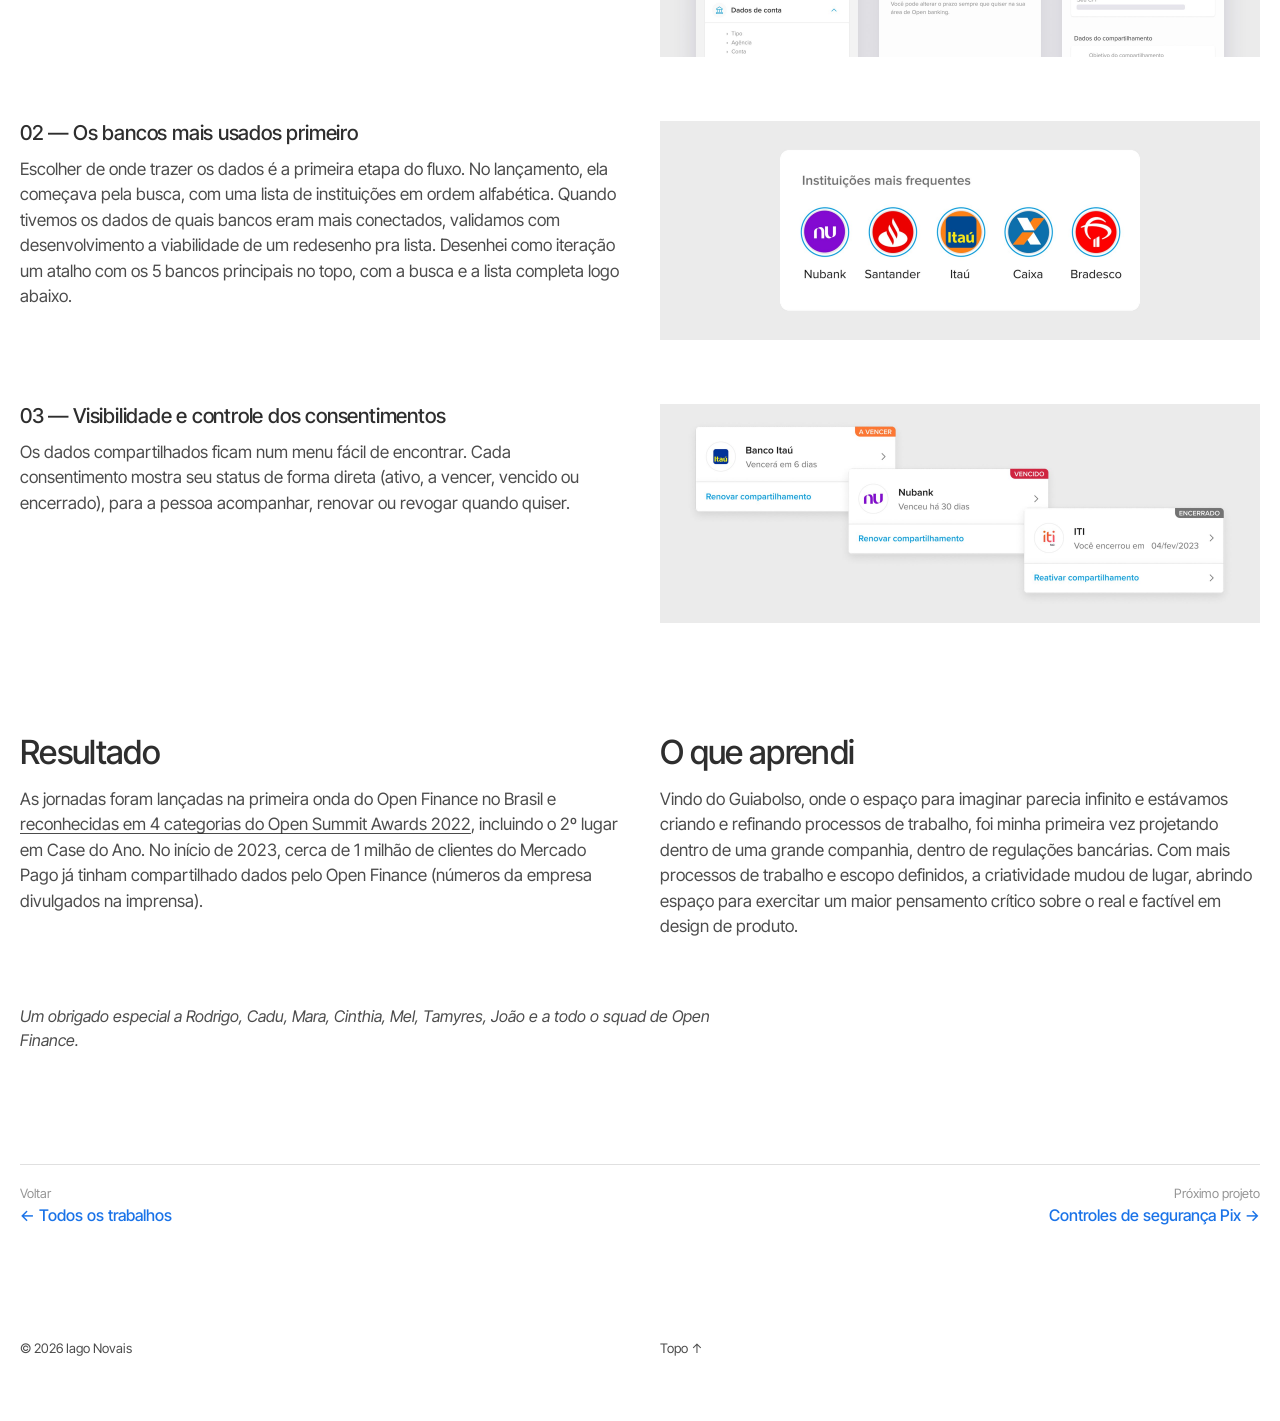
<file: open-finance-pt.html>
<!doctype html>
<html lang="pt-BR">
<head>
<meta charset="utf-8">
<meta name="viewport" content="width=device-width, initial-scale=1">
<script>document.documentElement.classList.add('js');try{var s=sessionStorage.getItem('swipe');if(s&&matchMedia('(max-width: 760px)').matches)document.documentElement.classList.add('swipe-in-'+s)}catch(e){}</script>
<title>Jornadas de consentimento Open Finance — Iago Novais</title>
<meta name="description" content="Alguns dos primeiros fluxos de compartilhamento de dados do Brasil, para uma funcionalidade totalmente nova.">
<meta property="og:title" content="Jornadas de consentimento Open Finance — Iago Novais">
<meta property="og:description" content="Alguns dos primeiros fluxos de compartilhamento de dados do Brasil, para uma funcionalidade totalmente nova.">
<meta property="og:type" content="website">
<meta name="twitter:card" content="summary">
<meta name="theme-color" content="#ffffff">
<link rel="icon" href="favicon.svg?v=2" type="image/svg+xml">
<link rel="icon" href="favicon.png?v=2" type="image/png" sizes="180x180">
<link rel="apple-touch-icon" href="favicon.png?v=2">
<link rel="preconnect" href="https://fonts.googleapis.com">
<link rel="preconnect" href="https://fonts.gstatic.com" crossorigin>
<link href="https://fonts.googleapis.com/css2?family=Inter+Tight:wght@400;500;600&display=swap" rel="stylesheet">
<link rel="stylesheet" href="style.css?v=16">
</head>
<body>

<a id="top"></a>
<header class="top inner">
  <p class="intro"><a href="index-pt.html">Iago Novais</a></p>
  <div class="menu-spacer"></div>
</header>
<nav class="menu" aria-label="Main">
  <a href="index-pt.html" aria-current="page">Trabalhos</a>
  <a href="about-pt.html">Sobre</a>
  <a href="Iago-Novais-Resume.pdf" target="_blank" rel="noopener">Currículo</a>
  <a href="https://www.linkedin.com/in/iagonovais/" target="_blank" rel="noopener">LinkedIn</a>
  <a class="mail" href="mailto:iago.novais5@gmail.com">Manda um oi :)</a>
</nav>
<a class="say" href="mailto:iago.novais5@gmail.com">Manda um oi :)</a>

<main class="case">
<div class="head"><h1>Jornadas de consentimento Open Finance</h1>
<p class="subtitle">Alguns dos primeiros fluxos de compartilhamento de dados do Brasil, para uma funcionalidade totalmente nova.</p></div>
<div class="meta"><div><span class="label">Cargo</span><p>Product Designer</p></div><div><span class="label">Time</span><p>UX lead, 2 product designers, UX writer, PM, desenvolvimento, jurídico</p></div><div><span class="label">Plataforma</span><p>iOS e Android</p></div><div><span class="label">Período</span><p>2021⁠–⁠2022</p></div></div>
<figure class="hero reveal"><img src="of-hero.jpg" alt="Duas telas do Open Finance: escolha do banco de origem e revisão do consentimento" width="2880" height="1800" loading="eager" decoding="async"></figure>
<div class="stats reveal" style="--n:4"><div><b>4×</b><p>Reconhecimentos no Open Summit Awards 2022, incluindo o 2º lugar em Case do Ano</p></div><div><b>2</b><p>Jornadas: trazer dados para o app e compartilhar dados com outras instituições</p></div><div><b>44%</b><p>Dos brasileiros não sabiam o que era Open Finance, segundo pesquisa do Mercado Pago</p></div><div><b>~1 mi</b><p>De clientes do Mercado Pago compartilhando dados via Open Finance no início de 2023</p></div></div>
<section class="cols reveal">
<div class="prose"><h2>Resumo</h2><p>Entrei no time de Open Finance do Mercado Pago, a fintech do Mercado Livre, para projetar as jornadas de consentimento e compartilhamento de dados, entre as primeiras do Brasil sob as novas regras do Banco Central.</p><p>Projetei as jornadas de data-in e data-out junto com o time de design, ao lado de produto, desenvolvimento e jurídico.</p></div>
<div class="prose"><h2>Contexto e desafio</h2><p>O Open Finance permite que a pessoa usuária compartilhe dados financeiros entre instituições. O conceito era novo no Brasil e no mundo: uma pesquisa do Mercado Pago mostrou que 44% dos brasileiros não sabiam o que era Open Finance. Além disso, o Banco Central definiu regras rígidas para cada etapa. O fluxo precisava ser compatível com a regulação, transparente e simples o bastante para que as pessoas não desistissem no meio.</p></div>
</section>
<div class="ticker" aria-hidden="true"><div class="track"><span>Data-in → Home → Escolher o banco de origem → Dados, finalidade e prazo → Revisar e confirmar → Redirecionamento → Login e autorização no banco → Dados conectados → </span><span>Data-out → App de terceiro → Redirecionamento → Login · biometria → Quem pede, dados, finalidade e prazo → Escolher contas → Autorizar → Compartilhado → </span><span>Data-in → Home → Escolher o banco de origem → Dados, finalidade e prazo → Revisar e confirmar → Redirecionamento → Login e autorização no banco → Dados conectados → </span><span>Data-out → App de terceiro → Redirecionamento → Login · biometria → Quem pede, dados, finalidade e prazo → Escolher contas → Autorizar → Compartilhado → </span></div></div>
<section><h2>Processo</h2><div class="steps reveal">
<div><span class="n">01</span><h3>Estudo da regulação</h3><p>Mapeei o que o Banco Central tornava obrigatório e o que estava aberto ao design.</p></div>
<div><span class="n">02</span><h3>Explorações e testes</h3><p>Exploramos variações das etapas de autorização e testamos em sessões presenciais de usabilidade com o time de research.</p></div>
<div><span class="n">03</span><h3>Linguagem simples</h3><p>Nossa UX writer transformou os textos jurídicos de consentimento em linguagem simples, sem perder a conformidade.</p></div>
<div><span class="n">04</span><h3>Revisão antes do handoff</h3><p>Revisei cada etapa em várias rodadas com colegas de design e liderança, especialistas técnicos, jurídico/compliance e desenvolvimento.</p></div>
</div>
<div class="figure hmarquee reveal" role="img" aria-label="Board de entrega do fluxo de revisão e edição para trazer dados ao Mercado Pago" style="--ar:1.954"><div class="htrack"><img src="of-process.jpg" alt="" width="1909" height="977" loading="lazy"><img src="of-process.jpg" alt="" width="1909" height="977" loading="lazy"><img src="of-process.jpg" alt="" width="1909" height="977" loading="lazy"></div></div>
</section>
<section><h2>Decisões-chave</h2>
<div class="decision reveal"><div class="text"><h3>01 — Mostrar em que etapa do consentimento você está</h3><p>Antes de qualquer ação, a pessoa usuária vê quais dados serão compartilhados, com qual instituição e por quanto tempo. Depois do lançamento as métricas mostraram abandono do fluxo no meio do caminho, e a partir disso desenhamos o Stepper. Como uma forma de manter a pessoa no fluxo, o componente deixa claro em que etapa ela está.</p></div><figure><img src="of-d1.jpg" alt="Etapas do consentimento com um stepper numerado no topo" width="2400" height="876" loading="lazy" decoding="async"></figure></div>
<div class="decision reveal"><div class="text"><h3>02 — Os bancos mais usados primeiro</h3><p>Escolher de onde trazer os dados é a primeira etapa do fluxo. No lançamento, ela começava pela busca, com uma lista de instituições em ordem alfabética. Quando tivemos os dados de quais bancos eram mais conectados, validamos com desenvolvimento a viabilidade de um redesenho pra lista. Desenhei como iteração um atalho com os 5 bancos principais no topo, com a busca e a lista completa logo abaixo.</p></div><figure><img src="of-d2.jpg" alt="Seleção de banco com as instituições mais frequentes como atalhos" width="2400" height="876" loading="lazy" decoding="async"></figure></div>
<div class="decision reveal"><div class="text"><h3>03 — Visibilidade e controle dos consentimentos</h3><p>Os dados compartilhados ficam num menu fácil de encontrar. Cada consentimento mostra seu status de forma direta (ativo, a vencer, vencido ou encerrado), para a pessoa acompanhar, renovar ou revogar quando quiser.</p></div><figure><img src="of-d3.jpg" alt="Cards de consentimento nos estados a vencer, vencido e encerrado" width="2400" height="876" loading="lazy" decoding="async"></figure></div>
</section>
<section class="cols reveal">
<div class="prose"><h2>Resultado</h2><p>As jornadas foram lançadas na primeira onda do Open Finance no Brasil e <a class="inline" href="https://openfinanceawards.com.br/edicoes/1a-edicao" target="_blank" rel="noopener">reconhecidas em 4 categorias do Open Summit Awards 2022</a>, incluindo o 2º lugar em Case do Ano. No início de 2023, cerca de 1 milhão de clientes do Mercado Pago já tinham compartilhado dados pelo Open Finance (números da empresa divulgados na imprensa).</p></div>
<div class="prose"><h2>O que aprendi</h2><p>Vindo do Guiabolso, onde o espaço para imaginar parecia infinito e estávamos criando e refinando processos de trabalho, foi minha primeira vez projetando dentro de uma grande companhia, dentro de regulações bancárias. Com mais processos de trabalho e escopo definidos, a criatividade mudou de lugar, abrindo espaço para exercitar um maior pensamento crítico sobre o real e factível em design de produto.</p></div>
</section>
<p class="thanks reveal">Um obrigado especial a Rodrigo, Cadu, Mara, Cinthia, Mel, Tamyres, João e a todo o squad de Open Finance.</p>
<nav class="next"><a href="index-pt.html"><small>Voltar</small>← Todos os trabalhos</a><a class="to" href="pix-security-controls-pt.html"><small>Próximo projeto</small>Controles de segurança Pix →</a></nav>
</main>
<footer class="inner">
  <span>© 2026 Iago Novais</span>
  <a href="#top" onclick="window.scrollTo({top:0});return false;">Topo ↑</a>
</footer>
<nav class="lang" aria-label="Language">
  <a href="open-finance-pt.html" hreflang="pt-BR" lang="pt-BR" aria-current="true">PT-BR</a>
  <a href="open-finance.html" hreflang="en" lang="en">EN</a>
</nav>
<script src="script.js?v=6"></script>
</body>
</html>
</file>
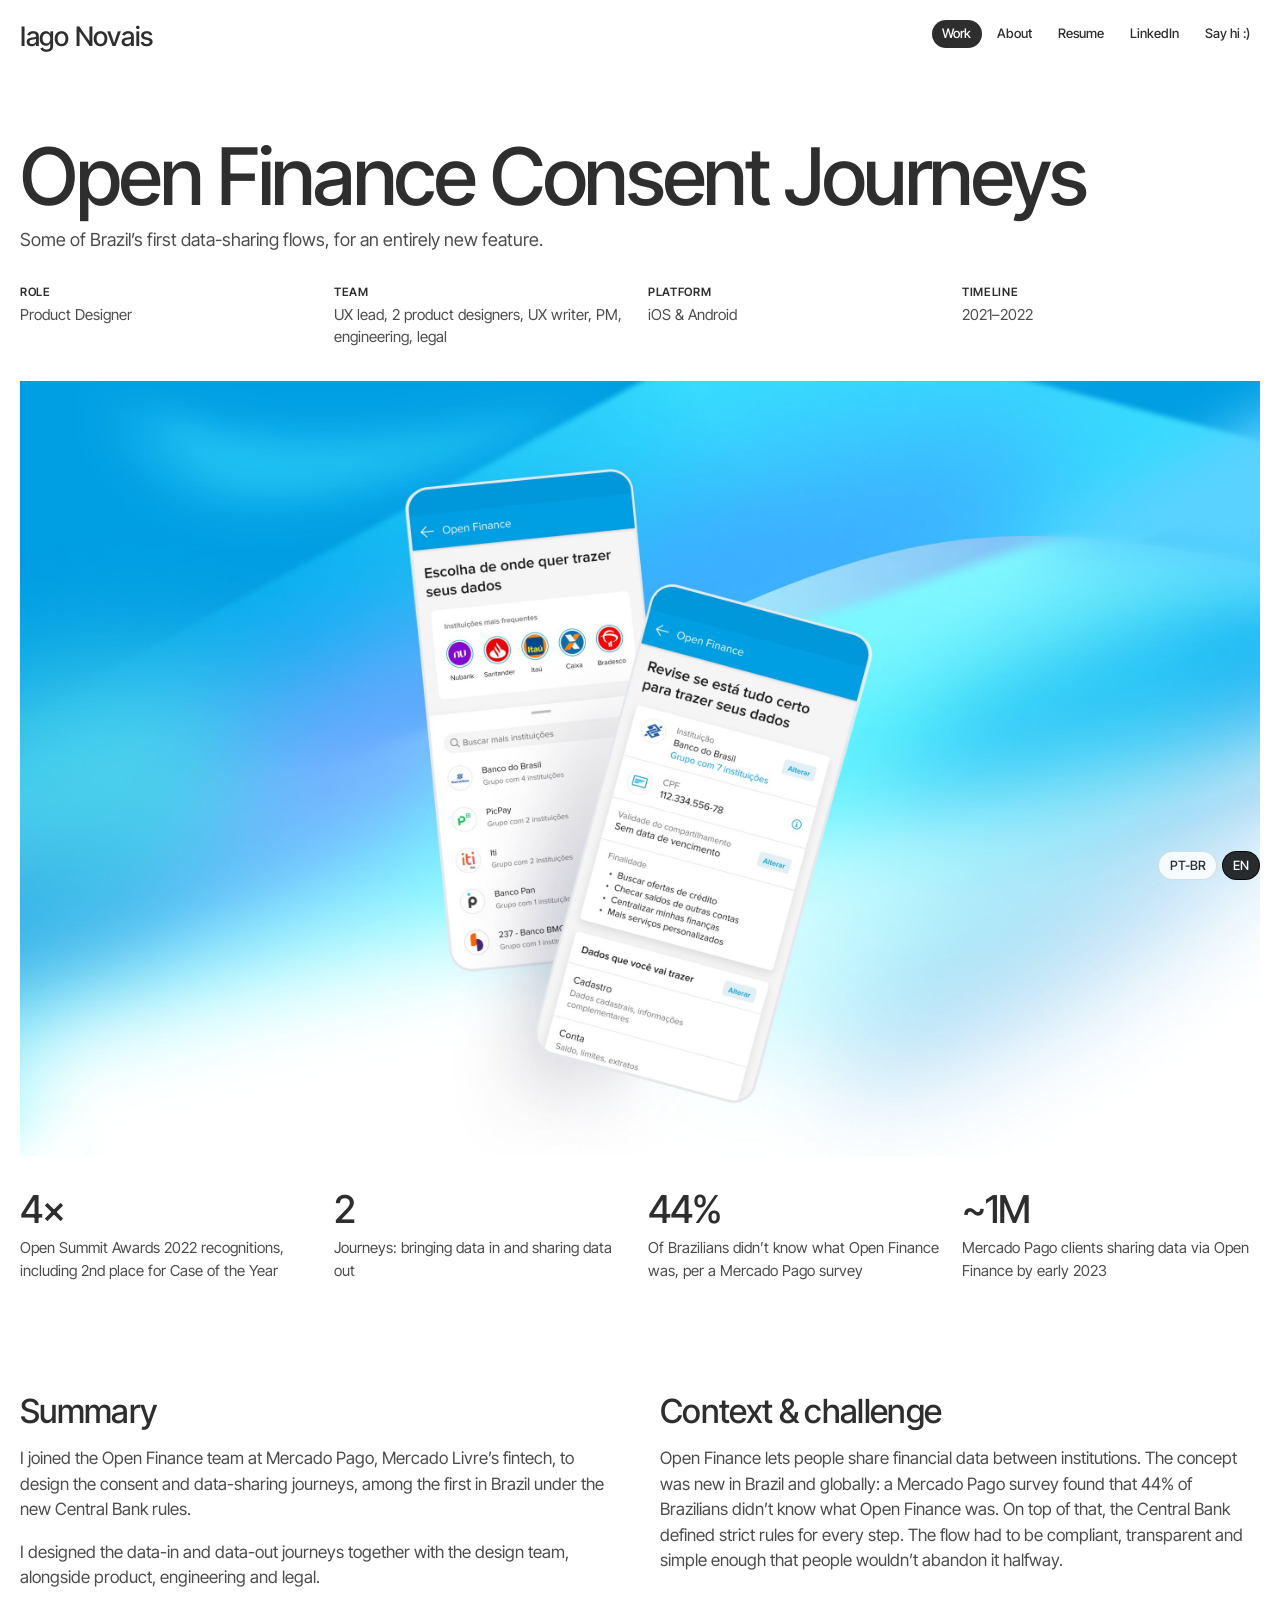
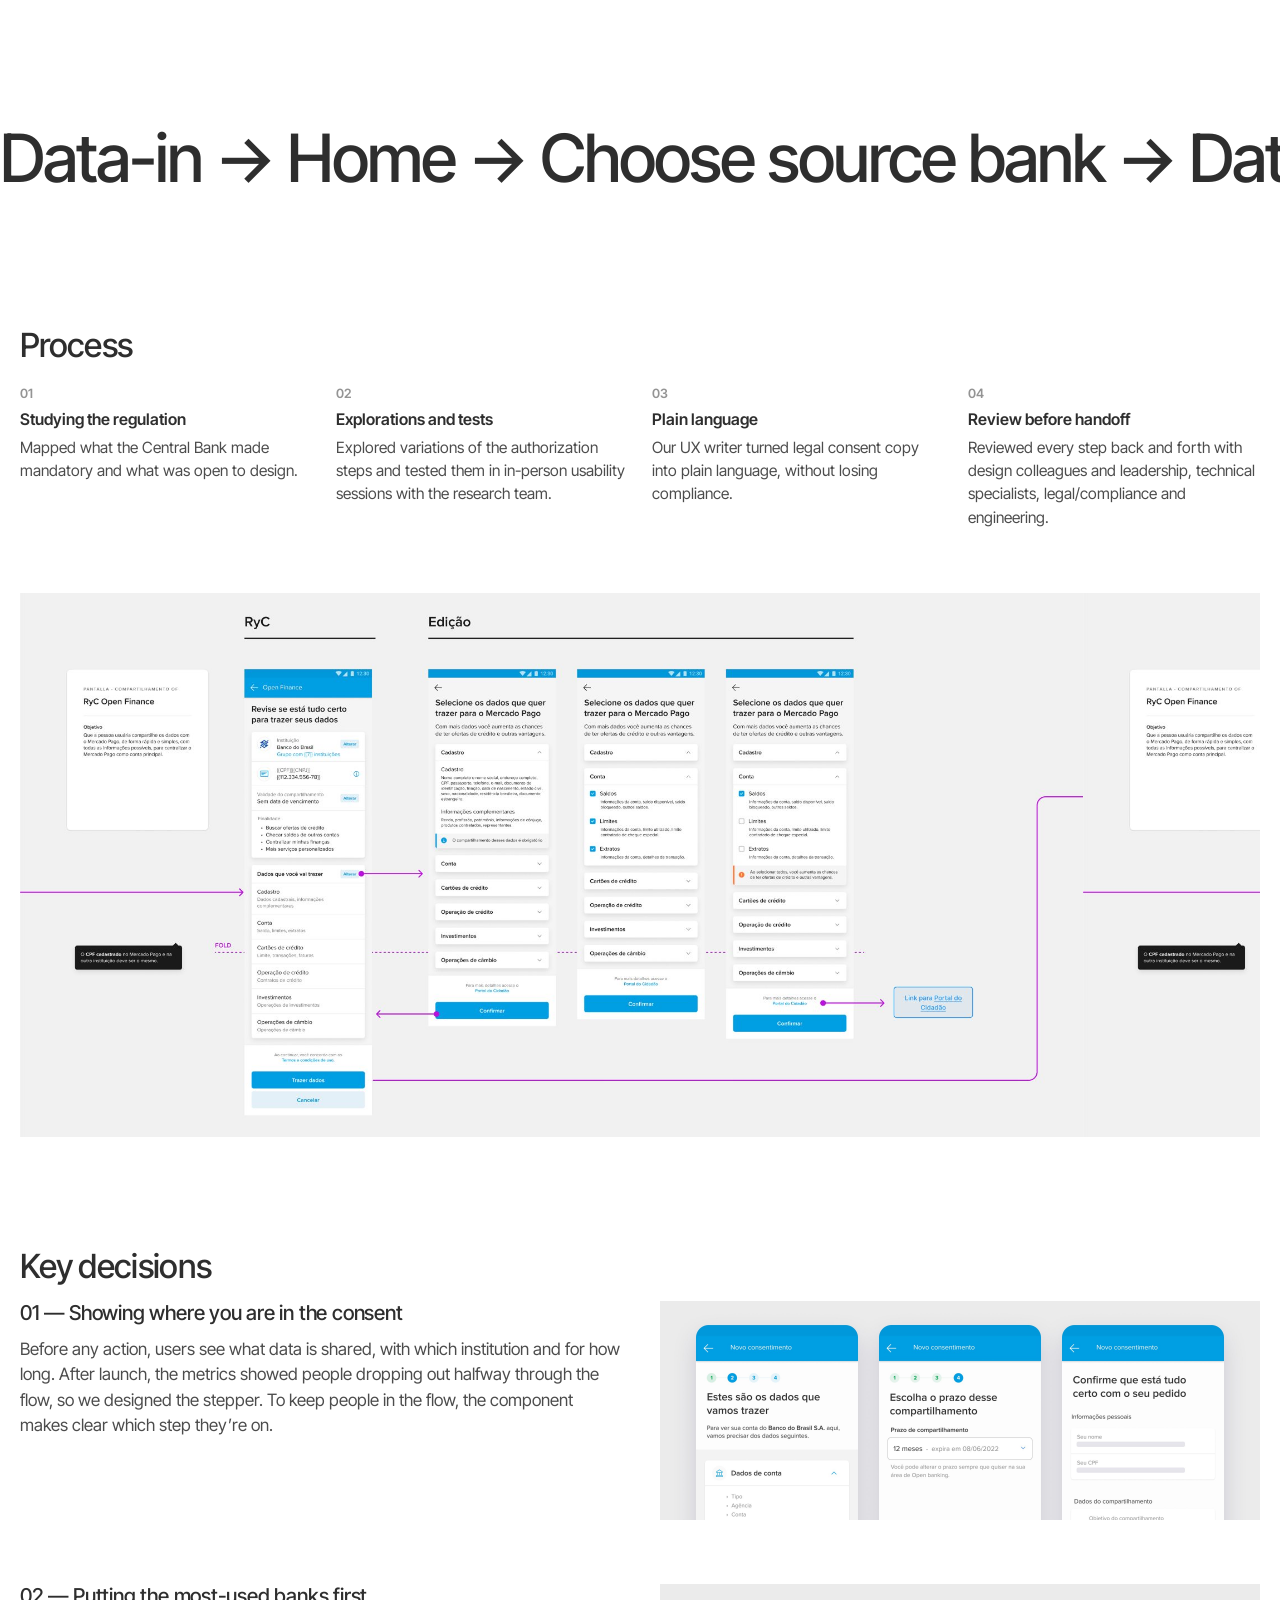
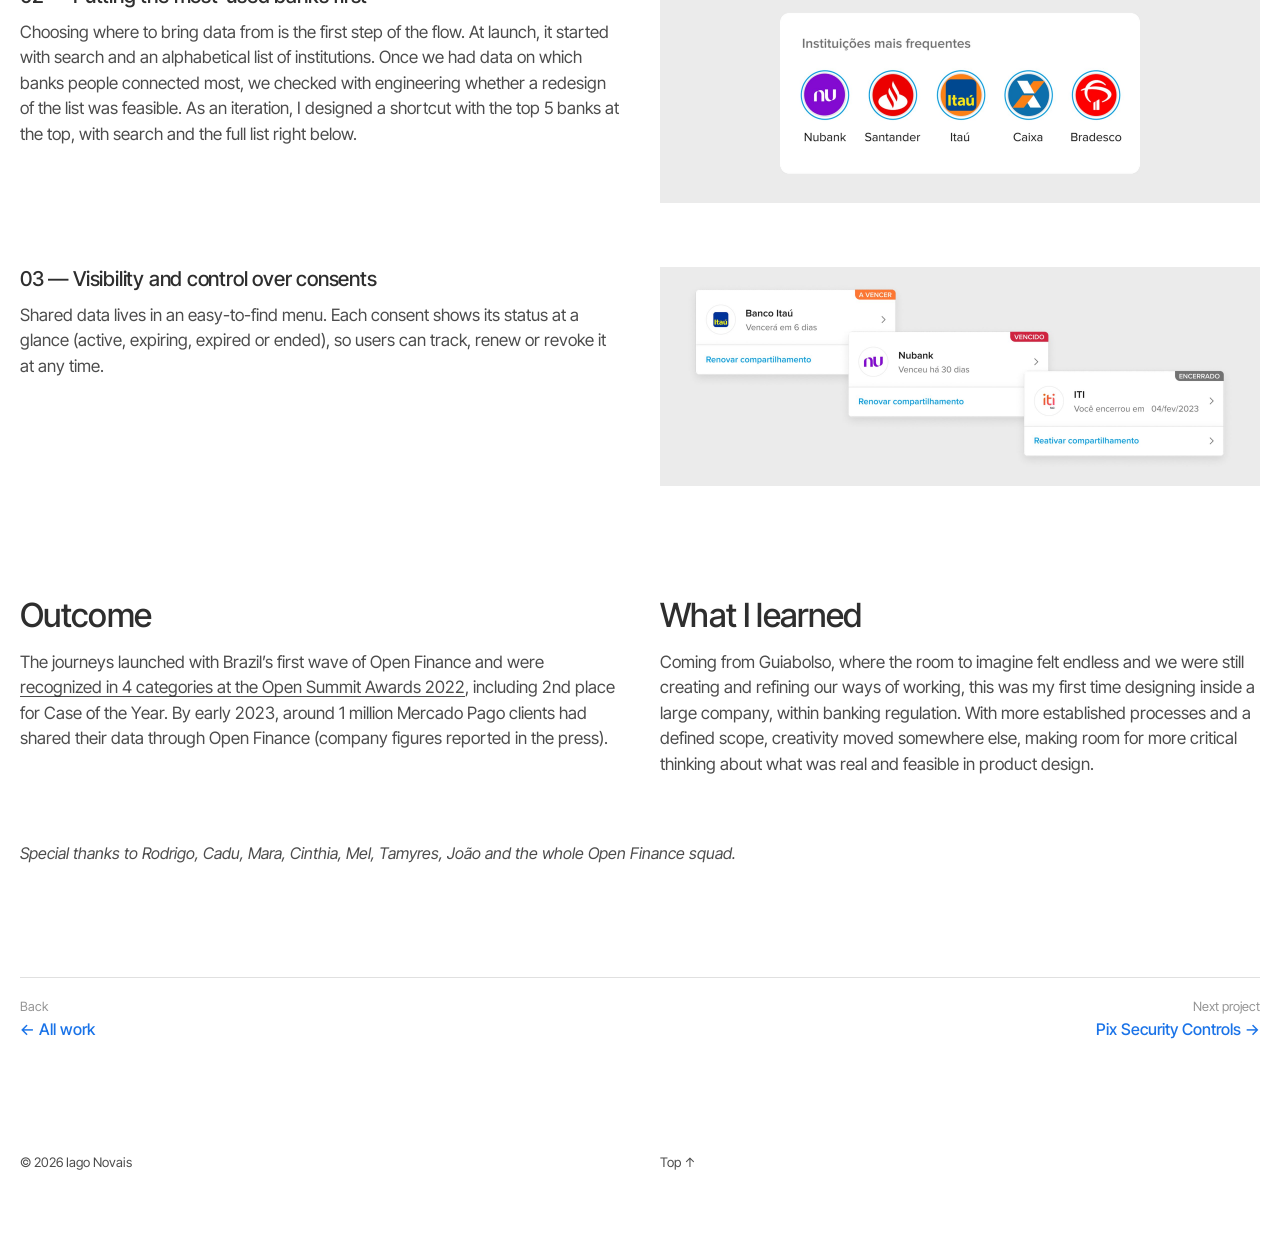
<file: open-finance.html>
<!doctype html>
<html lang="en">
<head>
<meta charset="utf-8">
<meta name="viewport" content="width=device-width, initial-scale=1">
<script>document.documentElement.classList.add('js');try{var s=sessionStorage.getItem('swipe');if(s&&matchMedia('(max-width: 760px)').matches)document.documentElement.classList.add('swipe-in-'+s)}catch(e){}</script>
<title>Open Finance Consent Journeys — Iago Novais</title>
<meta name="description" content="Some of Brazil’s first data-sharing flows, for an entirely new feature.">
<meta property="og:title" content="Open Finance Consent Journeys — Iago Novais">
<meta property="og:description" content="Some of Brazil’s first data-sharing flows, for an entirely new feature.">
<meta property="og:type" content="website">
<meta name="twitter:card" content="summary">
<meta name="theme-color" content="#ffffff">
<link rel="icon" href="favicon.svg?v=2" type="image/svg+xml">
<link rel="icon" href="favicon.png?v=2" type="image/png" sizes="180x180">
<link rel="apple-touch-icon" href="favicon.png?v=2">
<link rel="preconnect" href="https://fonts.googleapis.com">
<link rel="preconnect" href="https://fonts.gstatic.com" crossorigin>
<link href="https://fonts.googleapis.com/css2?family=Inter+Tight:wght@400;500;600&display=swap" rel="stylesheet">
<link rel="stylesheet" href="style.css?v=16">
</head>
<body>

<a id="top"></a>
<header class="top inner">
  <p class="intro"><a href="index.html">Iago Novais</a></p>
  <div class="menu-spacer"></div>
</header>
<nav class="menu" aria-label="Main">
  <a href="index.html" aria-current="page">Work</a>
  <a href="about.html">About</a>
  <a href="Iago-Novais-Resume.pdf" target="_blank" rel="noopener">Resume</a>
  <a href="https://www.linkedin.com/in/iagonovais/" target="_blank" rel="noopener">LinkedIn</a>
  <a class="mail" href="mailto:iago.novais5@gmail.com">Say hi :)</a>
</nav>
<a class="say" href="mailto:iago.novais5@gmail.com">Say hi :)</a>

<main class="case">
<div class="head"><h1>Open Finance Consent Journeys</h1>
<p class="subtitle">Some of Brazil’s first data-sharing flows, for an entirely new feature.</p></div>
<div class="meta"><div><span class="label">Role</span><p>Product Designer</p></div><div><span class="label">Team</span><p>UX lead, 2 product designers, UX writer, PM, engineering, legal</p></div><div><span class="label">Platform</span><p>iOS &amp; Android</p></div><div><span class="label">Timeline</span><p>2021⁠–⁠2022</p></div></div>
<figure class="hero reveal"><img src="of-hero.jpg" alt="Two Open Finance screens: choosing the source bank and reviewing the consent" width="2880" height="1800" loading="eager" decoding="async"></figure>
<div class="stats reveal" style="--n:4"><div><b>4×</b><p>Open Summit Awards 2022 recognitions, including 2nd place for Case of the Year</p></div><div><b>2</b><p>Journeys: bringing data in and sharing data out</p></div><div><b>44%</b><p>Of Brazilians didn’t know what Open Finance was, per a Mercado Pago survey</p></div><div><b>~1M</b><p>Mercado Pago clients sharing data via Open Finance by early 2023</p></div></div>
<section class="cols reveal">
<div class="prose"><h2>Summary</h2><p>I joined the Open Finance team at Mercado Pago, Mercado Livre’s fintech, to design the consent and data-sharing journeys, among the first in Brazil under the new Central Bank rules.</p><p>I designed the data-in and data-out journeys together with the design team, alongside product, engineering and legal.</p></div>
<div class="prose"><h2>Context &amp; challenge</h2><p>Open Finance lets people share financial data between institutions. The concept was new in Brazil and globally: a Mercado Pago survey found that 44% of Brazilians didn’t know what Open Finance was. On top of that, the Central Bank defined strict rules for every step. The flow had to be compliant, transparent and simple enough that people wouldn’t abandon it halfway.</p></div>
</section>
<div class="ticker" aria-hidden="true"><div class="track"><span>Data-in → Home → Choose source bank → Data, purpose &amp; duration → Review &amp; confirm → Redirect → Bank login &amp; authorization → Data connected → </span><span>Data-out → Third-party app → Redirect → Login · biometrics → Who asks, data, purpose &amp; duration → Choose accounts → Authorize → Shared → </span><span>Data-in → Home → Choose source bank → Data, purpose &amp; duration → Review &amp; confirm → Redirect → Bank login &amp; authorization → Data connected → </span><span>Data-out → Third-party app → Redirect → Login · biometrics → Who asks, data, purpose &amp; duration → Choose accounts → Authorize → Shared → </span></div></div>
<section><h2>Process</h2><div class="steps reveal">
<div><span class="n">01</span><h3>Studying the regulation</h3><p>Mapped what the Central Bank made mandatory and what was open to design.</p></div>
<div><span class="n">02</span><h3>Explorations and tests</h3><p>Explored variations of the authorization steps and tested them in in-person usability sessions with the research team.</p></div>
<div><span class="n">03</span><h3>Plain language</h3><p>Our UX writer turned legal consent copy into plain language, without losing compliance.</p></div>
<div><span class="n">04</span><h3>Review before handoff</h3><p>Reviewed every step back and forth with design colleagues and leadership, technical specialists, legal/compliance and engineering.</p></div>
</div>
<div class="figure hmarquee reveal" role="img" aria-label="Delivery board of the review and edit flow for bringing data into Mercado Pago" style="--ar:1.954"><div class="htrack"><img src="of-process.jpg" alt="" width="1909" height="977" loading="lazy"><img src="of-process.jpg" alt="" width="1909" height="977" loading="lazy"><img src="of-process.jpg" alt="" width="1909" height="977" loading="lazy"></div></div>
</section>
<section><h2>Key decisions</h2>
<div class="decision reveal"><div class="text"><h3>01 — Showing where you are in the consent</h3><p>Before any action, users see what data is shared, with which institution and for how long. After launch, the metrics showed people dropping out halfway through the flow, so we designed the stepper. To keep people in the flow, the component makes clear which step they’re on.</p></div><figure><img src="of-d1.jpg" alt="Consent steps with a numbered stepper at the top" width="2400" height="876" loading="lazy" decoding="async"></figure></div>
<div class="decision reveal"><div class="text"><h3>02 — Putting the most-used banks first</h3><p>Choosing where to bring data from is the first step of the flow. At launch, it started with search and an alphabetical list of institutions. Once we had data on which banks people connected most, we checked with engineering whether a redesign of the list was feasible. As an iteration, I designed a shortcut with the top 5 banks at the top, with search and the full list right below.</p></div><figure><img src="of-d2.jpg" alt="Bank selection with the most frequent institutions as shortcuts" width="2400" height="876" loading="lazy" decoding="async"></figure></div>
<div class="decision reveal"><div class="text"><h3>03 — Visibility and control over consents</h3><p>Shared data lives in an easy-to-find menu. Each consent shows its status at a glance (active, expiring, expired or ended), so users can track, renew or revoke it at any time.</p></div><figure><img src="of-d3.jpg" alt="Consent cards showing expiring, expired and ended states" width="2400" height="876" loading="lazy" decoding="async"></figure></div>
</section>
<section class="cols reveal">
<div class="prose"><h2>Outcome</h2><p>The journeys launched with Brazil’s first wave of Open Finance and were <a class="inline" href="https://openfinanceawards.com.br/edicoes/1a-edicao" target="_blank" rel="noopener">recognized in 4 categories at the Open Summit Awards 2022</a>, including 2nd place for Case of the Year. By early 2023, around 1 million Mercado Pago clients had shared their data through Open Finance (company figures reported in the press).</p></div>
<div class="prose"><h2>What I learned</h2><p>Coming from Guiabolso, where the room to imagine felt endless and we were still creating and refining our ways of working, this was my first time designing inside a large company, within banking regulation. With more established processes and a defined scope, creativity moved somewhere else, making room for more critical thinking about what was real and feasible in product design.</p></div>
</section>
<p class="thanks reveal">Special thanks to Rodrigo, Cadu, Mara, Cinthia, Mel, Tamyres, João and the whole Open Finance squad.</p>
<nav class="next"><a href="index.html"><small>Back</small>← All work</a><a class="to" href="pix-security-controls.html"><small>Next project</small>Pix Security Controls →</a></nav>
</main>
<footer class="inner">
  <span>© 2026 Iago Novais</span>
  <a href="#top" onclick="window.scrollTo({top:0});return false;">Top ↑</a>
</footer>
<nav class="lang" aria-label="Language">
  <a href="open-finance-pt.html" hreflang="pt-BR" lang="pt-BR">PT-BR</a>
  <a href="open-finance.html" hreflang="en" lang="en" aria-current="true">EN</a>
</nav>
<script src="script.js?v=6"></script>
</body>
</html>
</file>
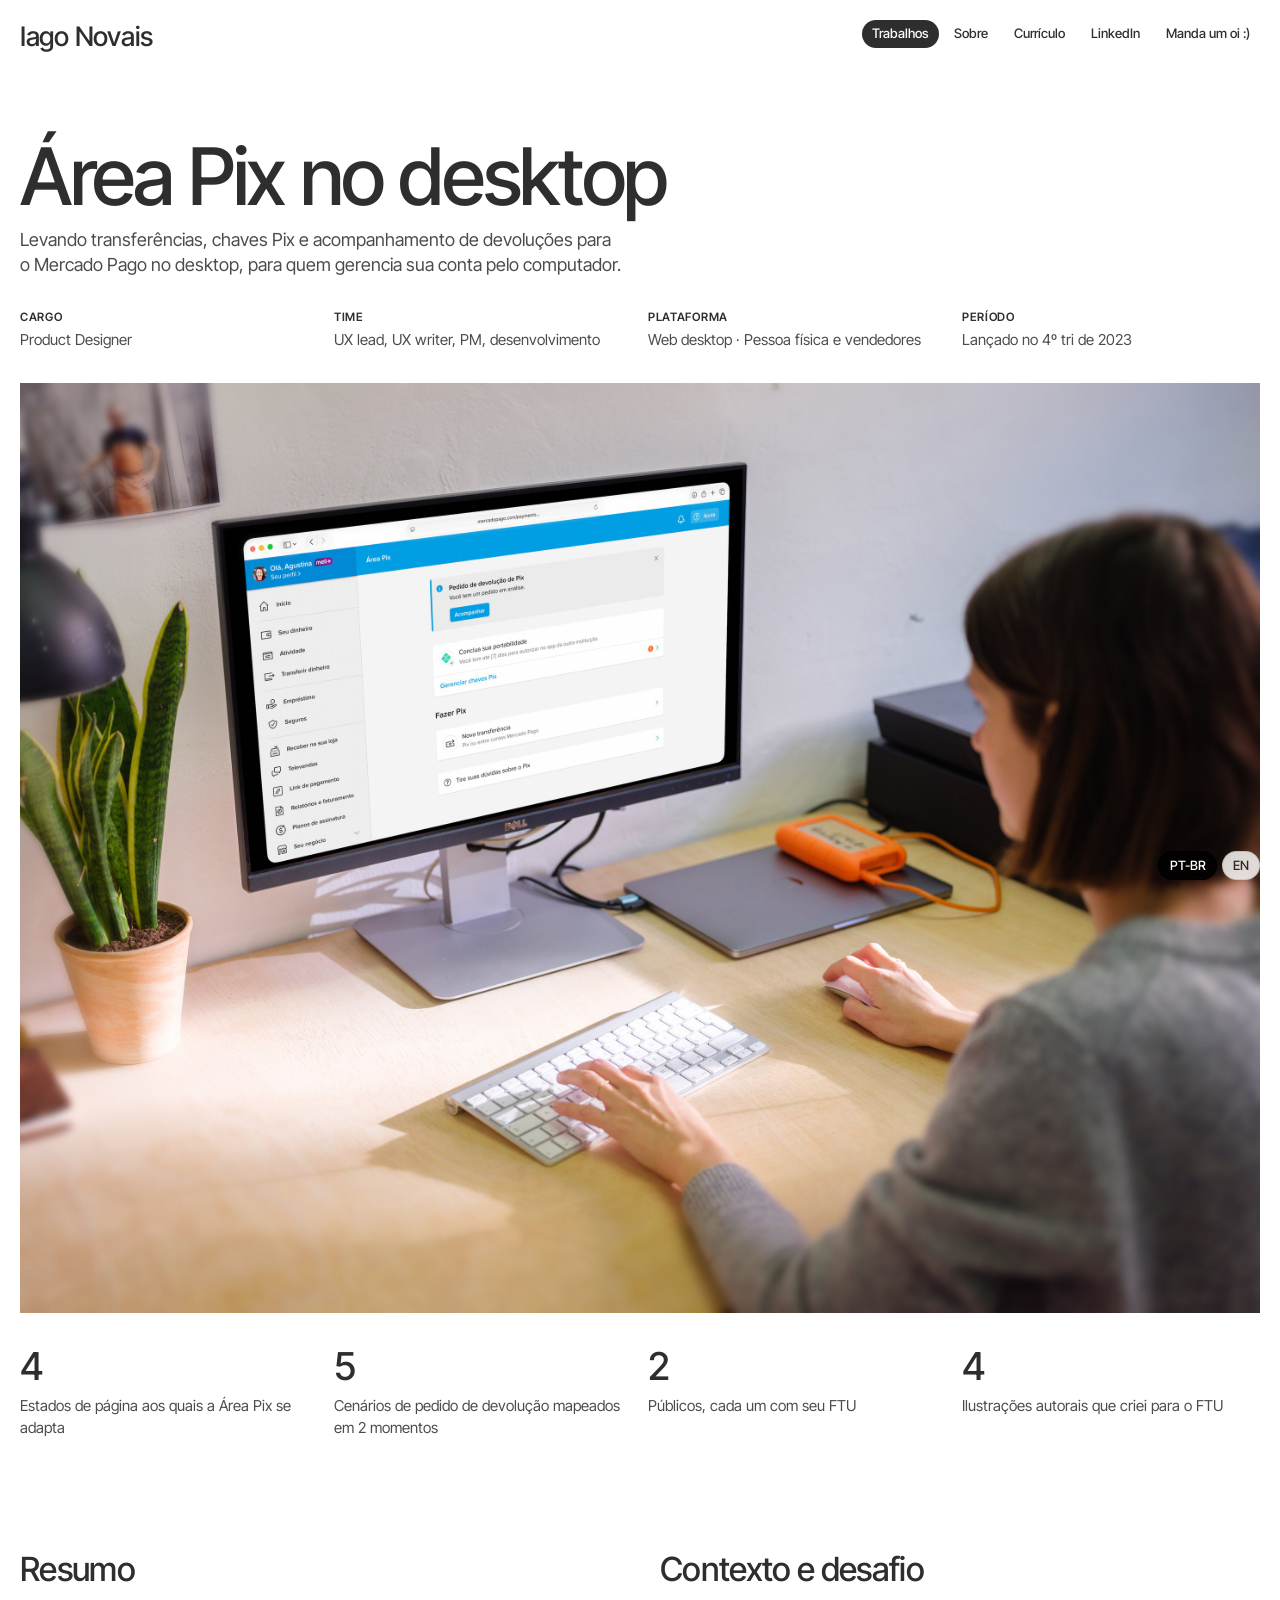
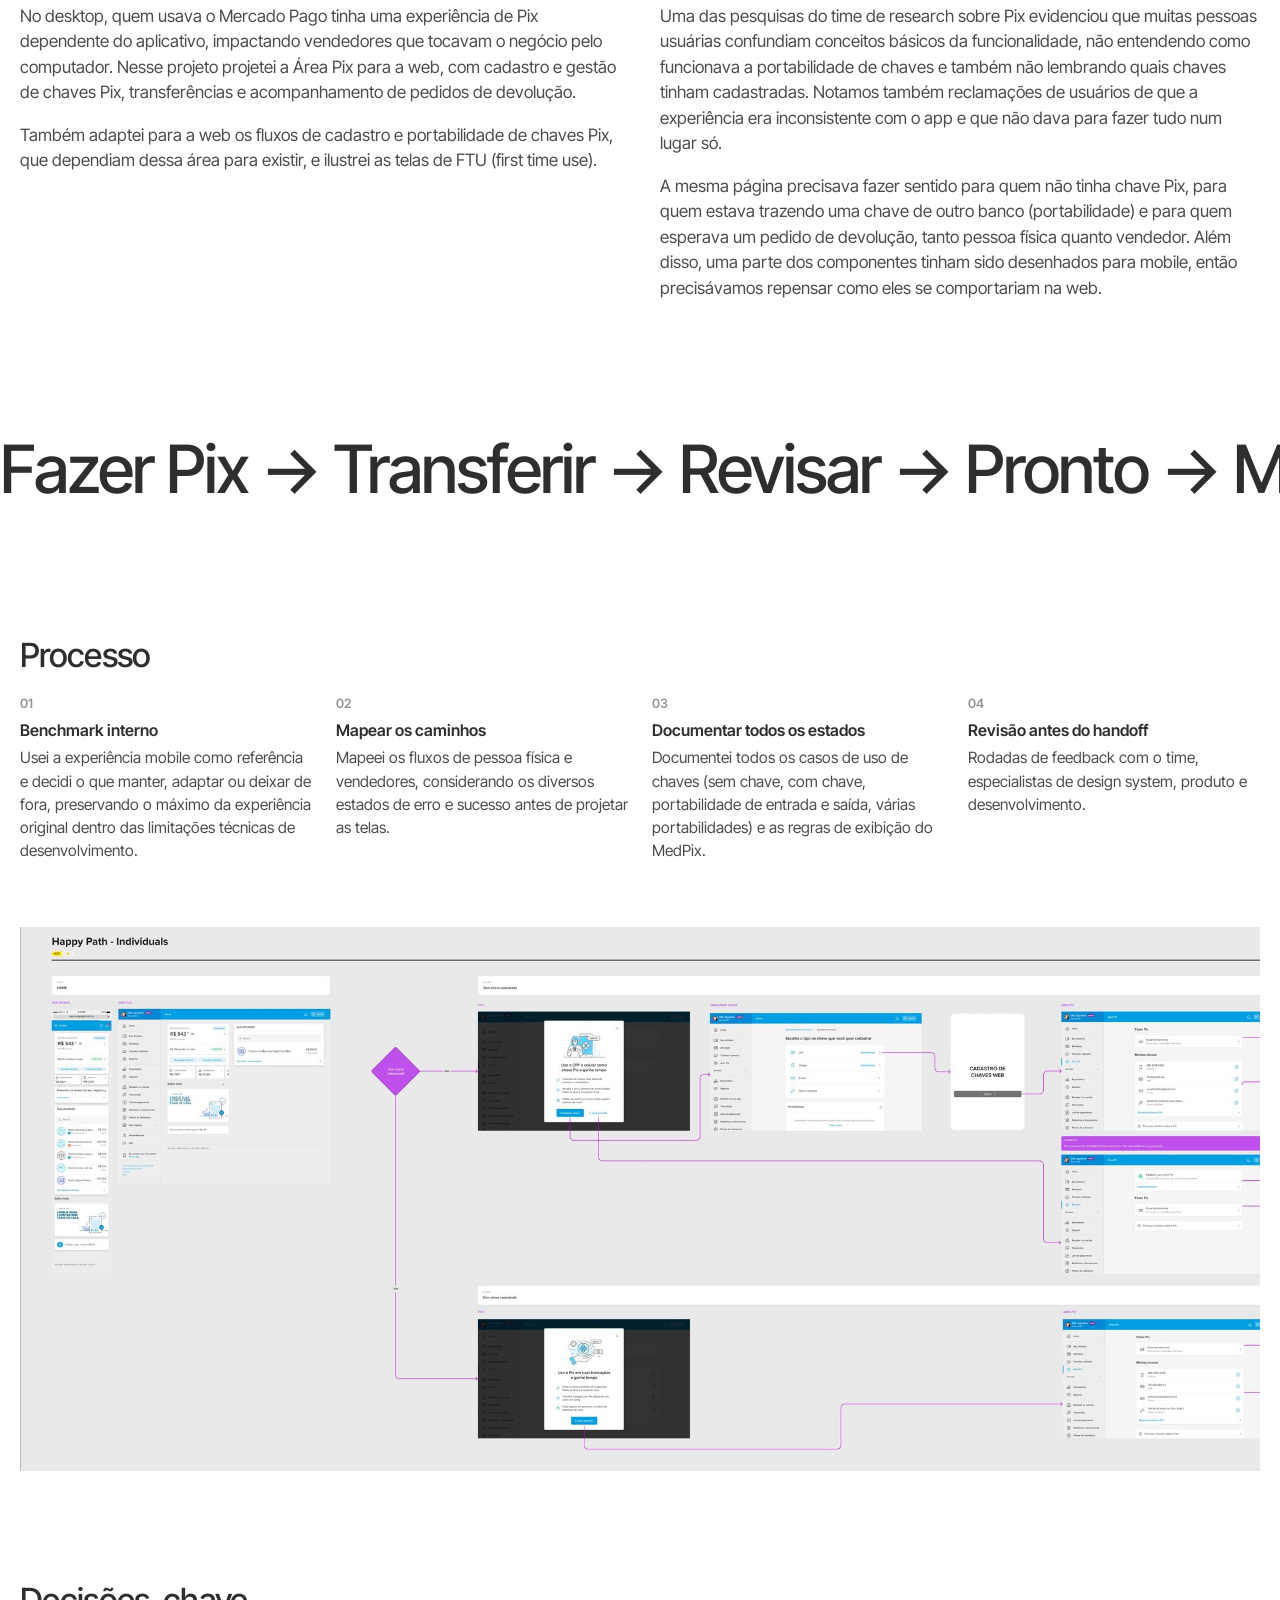
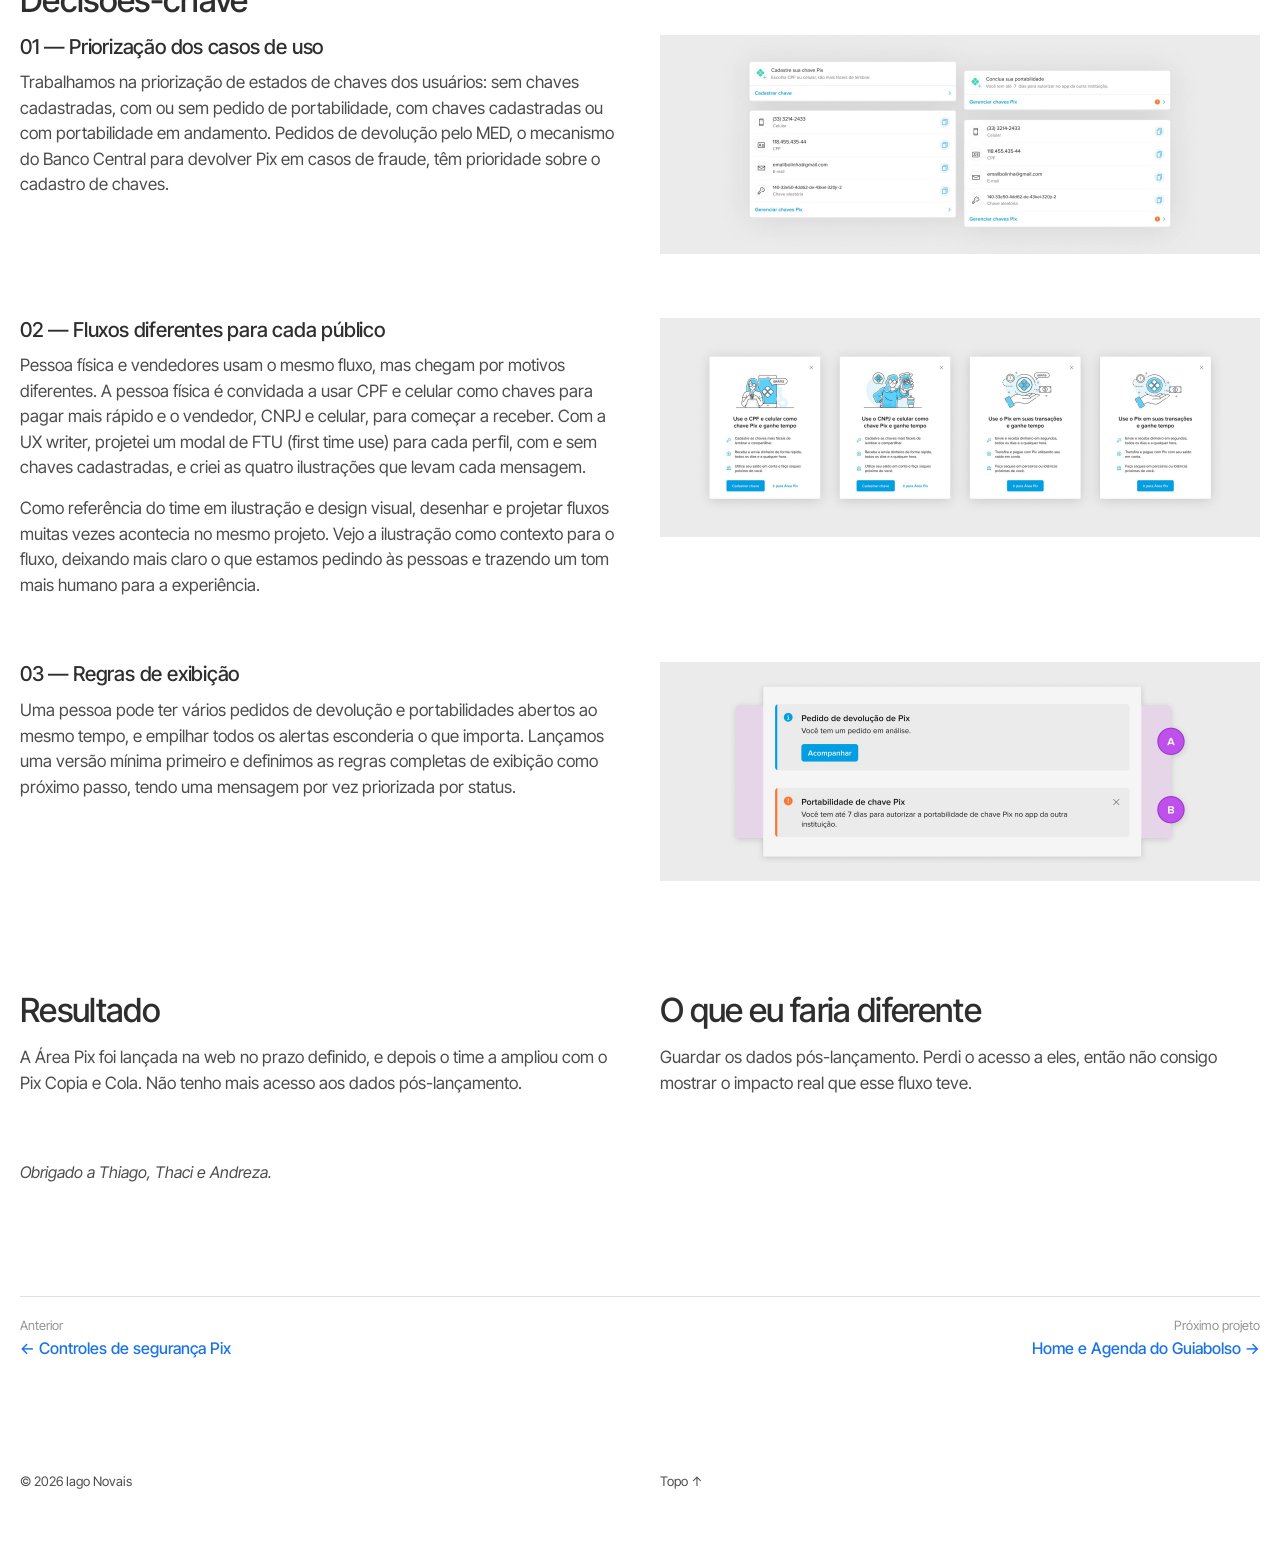
<file: pix-desktop-pt.html>
<!doctype html>
<html lang="pt-BR">
<head>
<meta charset="utf-8">
<meta name="viewport" content="width=device-width, initial-scale=1">
<script>document.documentElement.classList.add('js');try{var s=sessionStorage.getItem('swipe');if(s&&matchMedia('(max-width: 760px)').matches)document.documentElement.classList.add('swipe-in-'+s)}catch(e){}</script>
<title>Área Pix no desktop — Iago Novais</title>
<meta name="description" content="Levando transferências, chaves Pix e acompanhamento de devoluções para o Mercado Pago no desktop, para quem gerencia sua conta pelo computador.">
<meta property="og:title" content="Área Pix no desktop — Iago Novais">
<meta property="og:description" content="Levando transferências, chaves Pix e acompanhamento de devoluções para o Mercado Pago no desktop, para quem gerencia sua conta pelo computador.">
<meta property="og:type" content="website">
<meta name="twitter:card" content="summary">
<meta name="theme-color" content="#ffffff">
<link rel="icon" href="favicon.svg?v=2" type="image/svg+xml">
<link rel="icon" href="favicon.png?v=2" type="image/png" sizes="180x180">
<link rel="apple-touch-icon" href="favicon.png?v=2">
<link rel="preconnect" href="https://fonts.googleapis.com">
<link rel="preconnect" href="https://fonts.gstatic.com" crossorigin>
<link href="https://fonts.googleapis.com/css2?family=Inter+Tight:wght@400;500;600&display=swap" rel="stylesheet">
<link rel="stylesheet" href="style.css?v=16">
</head>
<body>

<a id="top"></a>
<header class="top inner">
  <p class="intro"><a href="index-pt.html">Iago Novais</a></p>
  <div class="menu-spacer"></div>
</header>
<nav class="menu" aria-label="Main">
  <a href="index-pt.html" aria-current="page">Trabalhos</a>
  <a href="about-pt.html">Sobre</a>
  <a href="Iago-Novais-Resume.pdf" target="_blank" rel="noopener">Currículo</a>
  <a href="https://www.linkedin.com/in/iagonovais/" target="_blank" rel="noopener">LinkedIn</a>
  <a class="mail" href="mailto:iago.novais5@gmail.com">Manda um oi :)</a>
</nav>
<a class="say" href="mailto:iago.novais5@gmail.com">Manda um oi :)</a>

<main class="case">
<div class="head"><h1>Área Pix no desktop</h1>
<p class="subtitle">Levando transferências, chaves Pix e acompanhamento de devoluções para o Mercado Pago no desktop, para quem gerencia sua conta pelo computador.</p></div>
<div class="meta"><div><span class="label">Cargo</span><p>Product Designer</p></div><div><span class="label">Time</span><p>UX lead, UX writer, PM, desenvolvimento</p></div><div><span class="label">Plataforma</span><p>Web desktop · Pessoa física e vendedores</p></div><div><span class="label">Período</span><p>Lançado no 4º tri de 2023</p></div></div>
<figure class="hero reveal"><img src="pd-hero.jpg" alt="A Área Pix no Mercado Pago para desktop, com transferências e chaves cadastradas" width="2880" height="2160" loading="eager" decoding="async"></figure>
<div class="stats reveal" style="--n:4"><div><b>4</b><p>Estados de página aos quais a Área Pix se adapta</p></div><div><b>5</b><p>Cenários de pedido de devolução mapeados em 2 momentos</p></div><div><b>2</b><p>Públicos, cada um com seu FTU</p></div><div><b>4</b><p>Ilustrações autorais que criei para o FTU</p></div></div>
<section class="cols reveal">
<div class="prose"><h2>Resumo</h2><p>No desktop, quem usava o Mercado Pago tinha uma experiência de Pix dependente do aplicativo, impactando vendedores que tocavam o negócio pelo computador. Nesse projeto projetei a Área Pix para a web, com cadastro e gestão de chaves Pix, transferências e acompanhamento de pedidos de devolução.</p><p>Também adaptei para a web os fluxos de cadastro e portabilidade de chaves Pix, que dependiam dessa área para existir, e ilustrei as telas de FTU (first time use).</p></div>
<div class="prose"><h2>Contexto e desafio</h2><p>Uma das pesquisas do time de research sobre Pix evidenciou que muitas pessoas usuárias confundiam conceitos básicos da funcionalidade, não entendendo como funcionava a portabilidade de chaves e também não lembrando quais chaves tinham cadastradas. Notamos também reclamações de usuários de que a experiência era inconsistente com o app e que não dava para fazer tudo num lugar só.</p><p>A mesma página precisava fazer sentido para quem não tinha chave Pix, para quem estava trazendo uma chave de outro banco (portabilidade) e para quem esperava um pedido de devolução, tanto pessoa física quanto vendedor. Além disso, uma parte dos componentes tinham sido desenhados para mobile, então precisávamos repensar como eles se comportariam na web.</p></div>
</section>
<div class="ticker" aria-hidden="true"><div class="track"><span>Fazer Pix → Transferir → Revisar → Pronto → </span><span>Minhas chaves → Sem chave → Cadastrar CPF, CNPJ ou celular → Portabilidade de entrada e saída → </span><span>MedPix → Devolução solicitada → Em análise → Concluída → </span><span>Fazer Pix → Transferir → Revisar → Pronto → </span><span>Minhas chaves → Sem chave → Cadastrar CPF, CNPJ ou celular → Portabilidade de entrada e saída → </span><span>MedPix → Devolução solicitada → Em análise → Concluída → </span></div></div>
<section><h2>Processo</h2><div class="steps reveal">
<div><span class="n">01</span><h3>Benchmark interno</h3><p>Usei a experiência mobile como referência e decidi o que manter, adaptar ou deixar de fora, preservando o máximo da experiência original dentro das limitações técnicas de desenvolvimento.</p></div>
<div><span class="n">02</span><h3>Mapear os caminhos</h3><p>Mapeei os fluxos de pessoa física e vendedores, considerando os diversos estados de erro e sucesso antes de projetar as telas.</p></div>
<div><span class="n">03</span><h3>Documentar todos os estados</h3><p>Documentei todos os casos de uso de chaves (sem chave, com chave, portabilidade de entrada e saída, várias portabilidades) e as regras de exibição do MedPix.</p></div>
<div><span class="n">04</span><h3>Revisão antes do handoff</h3><p>Rodadas de feedback com o time, especialistas de design system, produto e desenvolvimento.</p></div>
</div>
<div class="figure hmarquee reveal" role="img" aria-label="Caminho feliz de pessoa física, da home ao cadastro de chaves e transferências na web" style="--ar:2.724"><div class="htrack"><img src="pd-process.jpg" alt="" width="2400" height="881" loading="lazy"><img src="pd-process.jpg" alt="" width="2400" height="881" loading="lazy"><img src="pd-process.jpg" alt="" width="2400" height="881" loading="lazy"></div></div>
</section>
<section><h2>Decisões-chave</h2>
<div class="decision reveal"><div class="text"><h3>01 — Priorização dos casos de uso</h3><p>Trabalhamos na priorização de estados de chaves dos usuários: sem chaves cadastradas, com ou sem pedido de portabilidade, com chaves cadastradas ou com portabilidade em andamento. Pedidos de devolução pelo MED, o mecanismo do Banco Central para devolver Pix em casos de fraude, têm prioridade sobre o cadastro de chaves.</p></div><figure><img src="pd-d1.jpg" alt="Cards de chaves em estados diferentes: sem chave, portabilidade pendente, chaves cadastradas" width="2400" height="876" loading="lazy" decoding="async"></figure></div>
<div class="decision reveal"><div class="text"><h3>02 — Fluxos diferentes para cada público</h3><p>Pessoa física e vendedores usam o mesmo fluxo, mas chegam por motivos diferentes. A pessoa física é convidada a usar CPF e celular como chaves para pagar mais rápido e o vendedor, CNPJ e celular, para começar a receber. Com a UX writer, projetei um modal de FTU (first time use) para cada perfil, com e sem chaves cadastradas, e criei as quatro ilustrações que levam cada mensagem.</p><p>Como referência do time em ilustração e design visual, desenhar e projetar fluxos muitas vezes acontecia no mesmo projeto. Vejo a ilustração como contexto para o fluxo, deixando mais claro o que estamos pedindo às pessoas e trazendo um tom mais humano para a experiência.</p></div><figure><img src="pd-d2.jpg" alt="Quatro modais de FTU para pessoa física e vendedores, com e sem chaves" width="2400" height="876" loading="lazy" decoding="async"></figure></div>
<div class="decision reveal"><div class="text"><h3>03 — Regras de exibição</h3><p>Uma pessoa pode ter vários pedidos de devolução e portabilidades abertos ao mesmo tempo, e empilhar todos os alertas esconderia o que importa. Lançamos uma versão mínima primeiro e definimos as regras completas de exibição como próximo passo, tendo uma mensagem por vez priorizada por status.</p></div><figure><img src="pd-d3.jpg" alt="Comparação das mensagens de pedido de devolução e de portabilidade" width="2400" height="876" loading="lazy" decoding="async"></figure></div>
</section>
<section class="cols reveal">
<div class="prose"><h2>Resultado</h2><p>A Área Pix foi lançada na web no prazo definido, e depois o time a ampliou com o Pix Copia e Cola. Não tenho mais acesso aos dados pós-lançamento.</p></div>
<div class="prose"><h2>O que eu faria diferente</h2><p>Guardar os dados pós-lançamento. Perdi o acesso a eles, então não consigo mostrar o impacto real que esse fluxo teve.</p></div>
</section>
<p class="thanks reveal">Obrigado a Thiago, Thaci e Andreza.</p>
<nav class="next"><a href="pix-security-controls-pt.html"><small>Anterior</small>← Controles de segurança Pix</a><a class="to" href="guiabolso-pt.html"><small>Próximo projeto</small>Home e Agenda do Guiabolso →</a></nav>
</main>
<footer class="inner">
  <span>© 2026 Iago Novais</span>
  <a href="#top" onclick="window.scrollTo({top:0});return false;">Topo ↑</a>
</footer>
<nav class="lang" aria-label="Language">
  <a href="pix-desktop-pt.html" hreflang="pt-BR" lang="pt-BR" aria-current="true">PT-BR</a>
  <a href="pix-desktop.html" hreflang="en" lang="en">EN</a>
</nav>
<script src="script.js?v=6"></script>
</body>
</html>
</file>
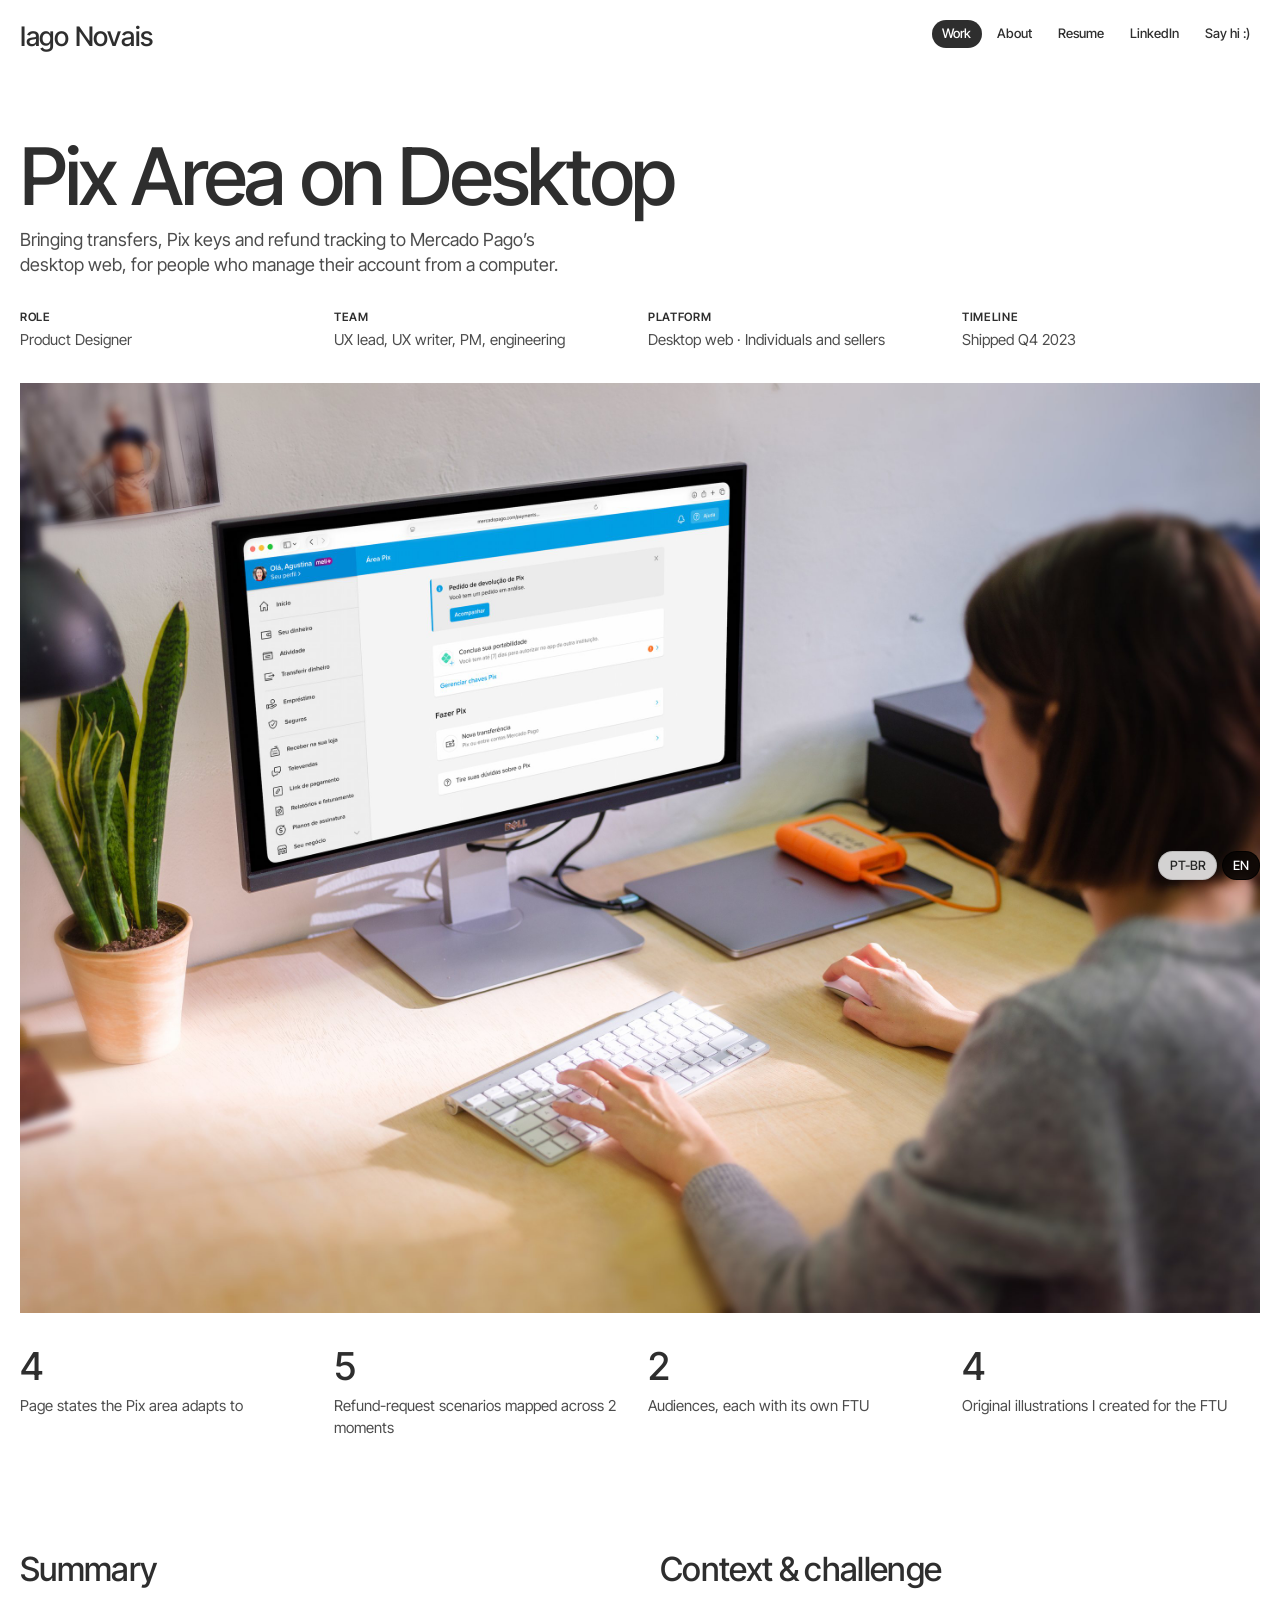
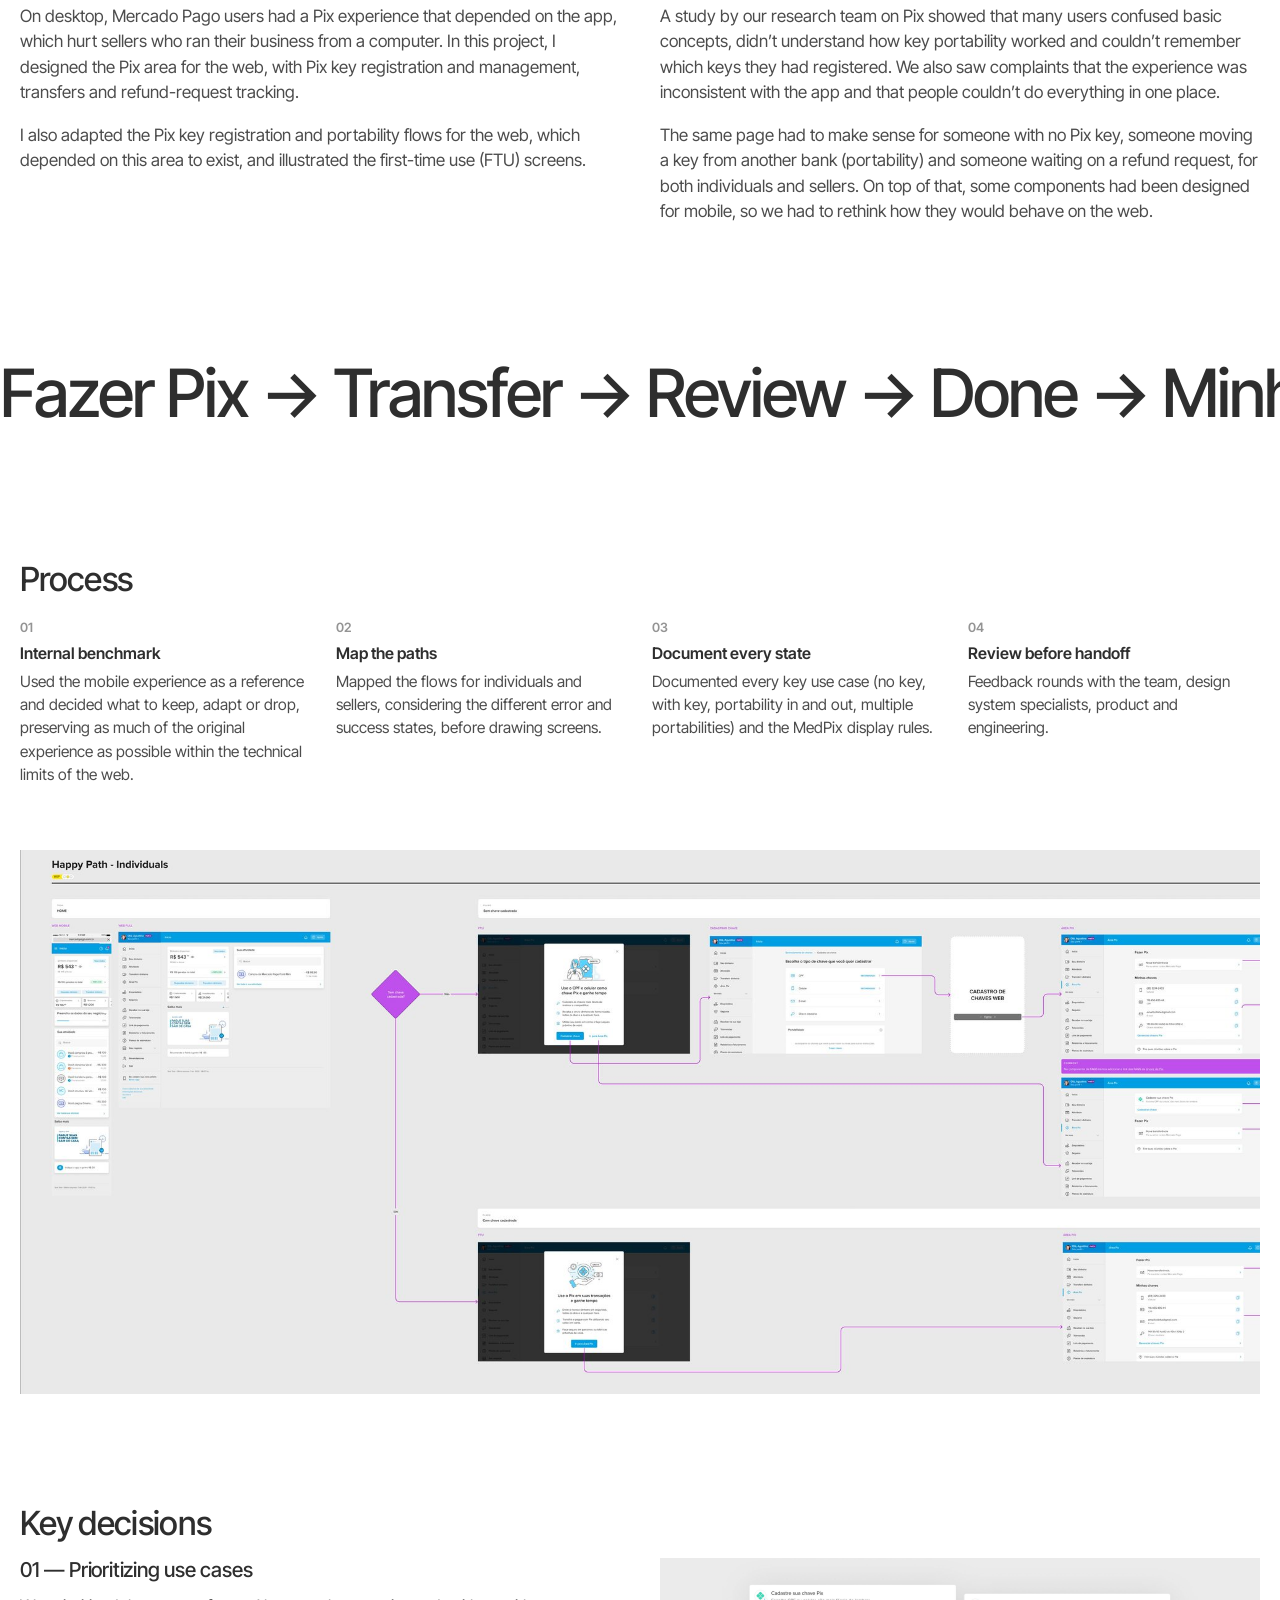
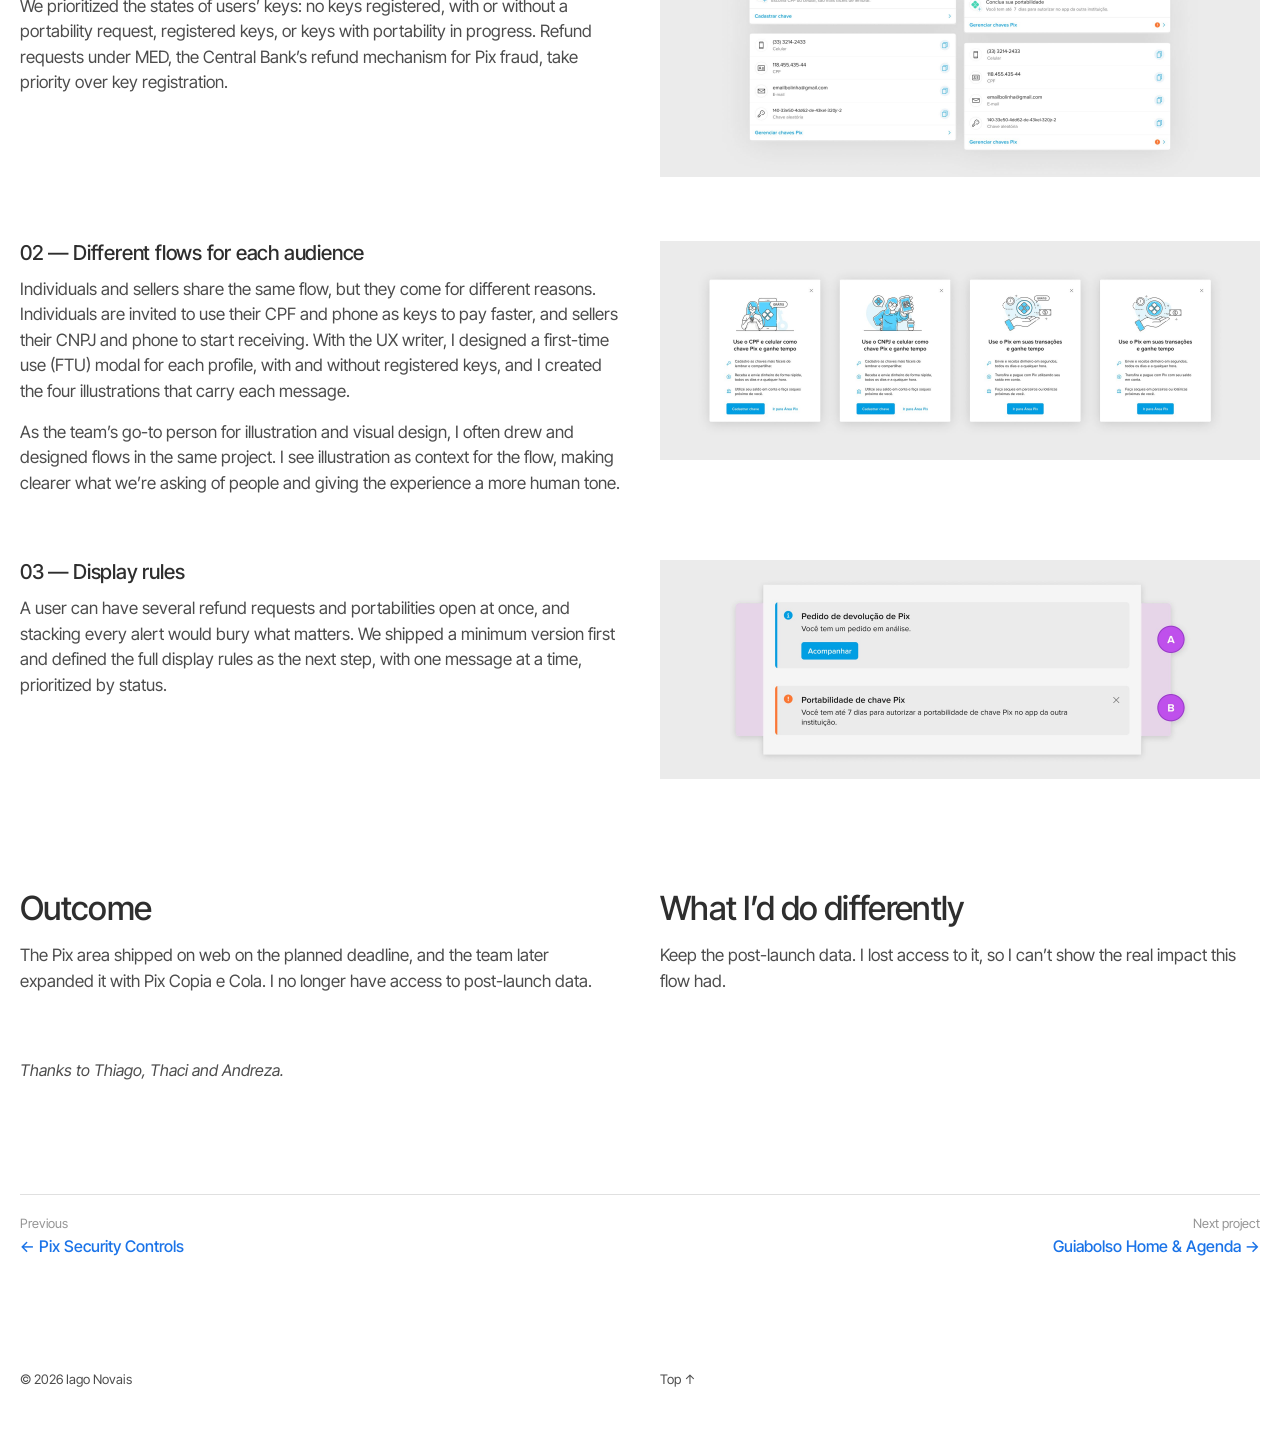
<file: pix-desktop.html>
<!doctype html>
<html lang="en">
<head>
<meta charset="utf-8">
<meta name="viewport" content="width=device-width, initial-scale=1">
<script>document.documentElement.classList.add('js');try{var s=sessionStorage.getItem('swipe');if(s&&matchMedia('(max-width: 760px)').matches)document.documentElement.classList.add('swipe-in-'+s)}catch(e){}</script>
<title>Pix Area on Desktop — Iago Novais</title>
<meta name="description" content="Bringing transfers, Pix keys and refund tracking to Mercado Pago’s desktop web, for people who manage their account from a computer.">
<meta property="og:title" content="Pix Area on Desktop — Iago Novais">
<meta property="og:description" content="Bringing transfers, Pix keys and refund tracking to Mercado Pago’s desktop web, for people who manage their account from a computer.">
<meta property="og:type" content="website">
<meta name="twitter:card" content="summary">
<meta name="theme-color" content="#ffffff">
<link rel="icon" href="favicon.svg?v=2" type="image/svg+xml">
<link rel="icon" href="favicon.png?v=2" type="image/png" sizes="180x180">
<link rel="apple-touch-icon" href="favicon.png?v=2">
<link rel="preconnect" href="https://fonts.googleapis.com">
<link rel="preconnect" href="https://fonts.gstatic.com" crossorigin>
<link href="https://fonts.googleapis.com/css2?family=Inter+Tight:wght@400;500;600&display=swap" rel="stylesheet">
<link rel="stylesheet" href="style.css?v=16">
</head>
<body>

<a id="top"></a>
<header class="top inner">
  <p class="intro"><a href="index.html">Iago Novais</a></p>
  <div class="menu-spacer"></div>
</header>
<nav class="menu" aria-label="Main">
  <a href="index.html" aria-current="page">Work</a>
  <a href="about.html">About</a>
  <a href="Iago-Novais-Resume.pdf" target="_blank" rel="noopener">Resume</a>
  <a href="https://www.linkedin.com/in/iagonovais/" target="_blank" rel="noopener">LinkedIn</a>
  <a class="mail" href="mailto:iago.novais5@gmail.com">Say hi :)</a>
</nav>
<a class="say" href="mailto:iago.novais5@gmail.com">Say hi :)</a>

<main class="case">
<div class="head"><h1>Pix Area on Desktop</h1>
<p class="subtitle">Bringing transfers, Pix keys and refund tracking to Mercado Pago’s desktop web, for people who manage their account from a computer.</p></div>
<div class="meta"><div><span class="label">Role</span><p>Product Designer</p></div><div><span class="label">Team</span><p>UX lead, UX writer, PM, engineering</p></div><div><span class="label">Platform</span><p>Desktop web · Individuals and sellers</p></div><div><span class="label">Timeline</span><p>Shipped Q4 2023</p></div></div>
<figure class="hero reveal"><img src="pd-hero.jpg" alt="The Pix area on Mercado Pago’s desktop web, with transfers and registered keys" width="2880" height="2160" loading="eager" decoding="async"></figure>
<div class="stats reveal" style="--n:4"><div><b>4</b><p>Page states the Pix area adapts to</p></div><div><b>5</b><p>Refund-request scenarios mapped across 2 moments</p></div><div><b>2</b><p>Audiences, each with its own FTU</p></div><div><b>4</b><p>Original illustrations I created for the FTU</p></div></div>
<section class="cols reveal">
<div class="prose"><h2>Summary</h2><p>On desktop, Mercado Pago users had a Pix experience that depended on the app, which hurt sellers who ran their business from a computer. In this project, I designed the Pix area for the web, with Pix key registration and management, transfers and refund-request tracking.</p><p>I also adapted the Pix key registration and portability flows for the web, which depended on this area to exist, and illustrated the first-time use (FTU) screens.</p></div>
<div class="prose"><h2>Context &amp; challenge</h2><p>A study by our research team on Pix showed that many users confused basic concepts, didn’t understand how key portability worked and couldn’t remember which keys they had registered. We also saw complaints that the experience was inconsistent with the app and that people couldn’t do everything in one place.</p><p>The same page had to make sense for someone with no Pix key, someone moving a key from another bank (portability) and someone waiting on a refund request, for both individuals and sellers. On top of that, some components had been designed for mobile, so we had to rethink how they would behave on the web.</p></div>
</section>
<div class="ticker" aria-hidden="true"><div class="track"><span>Fazer Pix → Transfer → Review → Done → </span><span>Minhas chaves → No key → Register CPF, CNPJ or phone → Portability in &amp; out → </span><span>MedPix → Refund requested → In analysis → Completed → </span><span>Fazer Pix → Transfer → Review → Done → </span><span>Minhas chaves → No key → Register CPF, CNPJ or phone → Portability in &amp; out → </span><span>MedPix → Refund requested → In analysis → Completed → </span></div></div>
<section><h2>Process</h2><div class="steps reveal">
<div><span class="n">01</span><h3>Internal benchmark</h3><p>Used the mobile experience as a reference and decided what to keep, adapt or drop, preserving as much of the original experience as possible within the technical limits of the web.</p></div>
<div><span class="n">02</span><h3>Map the paths</h3><p>Mapped the flows for individuals and sellers, considering the different error and success states, before drawing screens.</p></div>
<div><span class="n">03</span><h3>Document every state</h3><p>Documented every key use case (no key, with key, portability in and out, multiple portabilities) and the MedPix display rules.</p></div>
<div><span class="n">04</span><h3>Review before handoff</h3><p>Feedback rounds with the team, design system specialists, product and engineering.</p></div>
</div>
<div class="figure hmarquee reveal" role="img" aria-label="Happy path for individuals, from the home to key registration and transfers on web" style="--ar:2.724"><div class="htrack"><img src="pd-process.jpg" alt="" width="2400" height="881" loading="lazy"><img src="pd-process.jpg" alt="" width="2400" height="881" loading="lazy"><img src="pd-process.jpg" alt="" width="2400" height="881" loading="lazy"></div></div>
</section>
<section><h2>Key decisions</h2>
<div class="decision reveal"><div class="text"><h3>01 — Prioritizing use cases</h3><p>We prioritized the states of users’ keys: no keys registered, with or without a portability request, registered keys, or keys with portability in progress. Refund requests under MED, the Central Bank’s refund mechanism for Pix fraud, take priority over key registration.</p></div><figure><img src="pd-d1.jpg" alt="Key cards in different states: no key, portability pending, registered keys" width="2400" height="876" loading="lazy" decoding="async"></figure></div>
<div class="decision reveal"><div class="text"><h3>02 — Different flows for each audience</h3><p>Individuals and sellers share the same flow, but they come for different reasons. Individuals are invited to use their CPF and phone as keys to pay faster, and sellers their CNPJ and phone to start receiving. With the UX writer, I designed a first-time use (FTU) modal for each profile, with and without registered keys, and I created the four illustrations that carry each message.</p><p>As the team’s go-to person for illustration and visual design, I often drew and designed flows in the same project. I see illustration as context for the flow, making clearer what we’re asking of people and giving the experience a more human tone.</p></div><figure><img src="pd-d2.jpg" alt="Four FTU modals for individuals and sellers, with and without keys" width="2400" height="876" loading="lazy" decoding="async"></figure></div>
<div class="decision reveal"><div class="text"><h3>03 — Display rules</h3><p>A user can have several refund requests and portabilities open at once, and stacking every alert would bury what matters. We shipped a minimum version first and defined the full display rules as the next step, with one message at a time, prioritized by status.</p></div><figure><img src="pd-d3.jpg" alt="Refund-request and portability messages compared" width="2400" height="876" loading="lazy" decoding="async"></figure></div>
</section>
<section class="cols reveal">
<div class="prose"><h2>Outcome</h2><p>The Pix area shipped on web on the planned deadline, and the team later expanded it with Pix Copia e Cola. I no longer have access to post-launch data.</p></div>
<div class="prose"><h2>What I’d do differently</h2><p>Keep the post-launch data. I lost access to it, so I can’t show the real impact this flow had.</p></div>
</section>
<p class="thanks reveal">Thanks to Thiago, Thaci and Andreza.</p>
<nav class="next"><a href="pix-security-controls.html"><small>Previous</small>← Pix Security Controls</a><a class="to" href="guiabolso.html"><small>Next project</small>Guiabolso Home &amp; Agenda →</a></nav>
</main>
<footer class="inner">
  <span>© 2026 Iago Novais</span>
  <a href="#top" onclick="window.scrollTo({top:0});return false;">Top ↑</a>
</footer>
<nav class="lang" aria-label="Language">
  <a href="pix-desktop-pt.html" hreflang="pt-BR" lang="pt-BR">PT-BR</a>
  <a href="pix-desktop.html" hreflang="en" lang="en" aria-current="true">EN</a>
</nav>
<script src="script.js?v=6"></script>
</body>
</html>
</file>
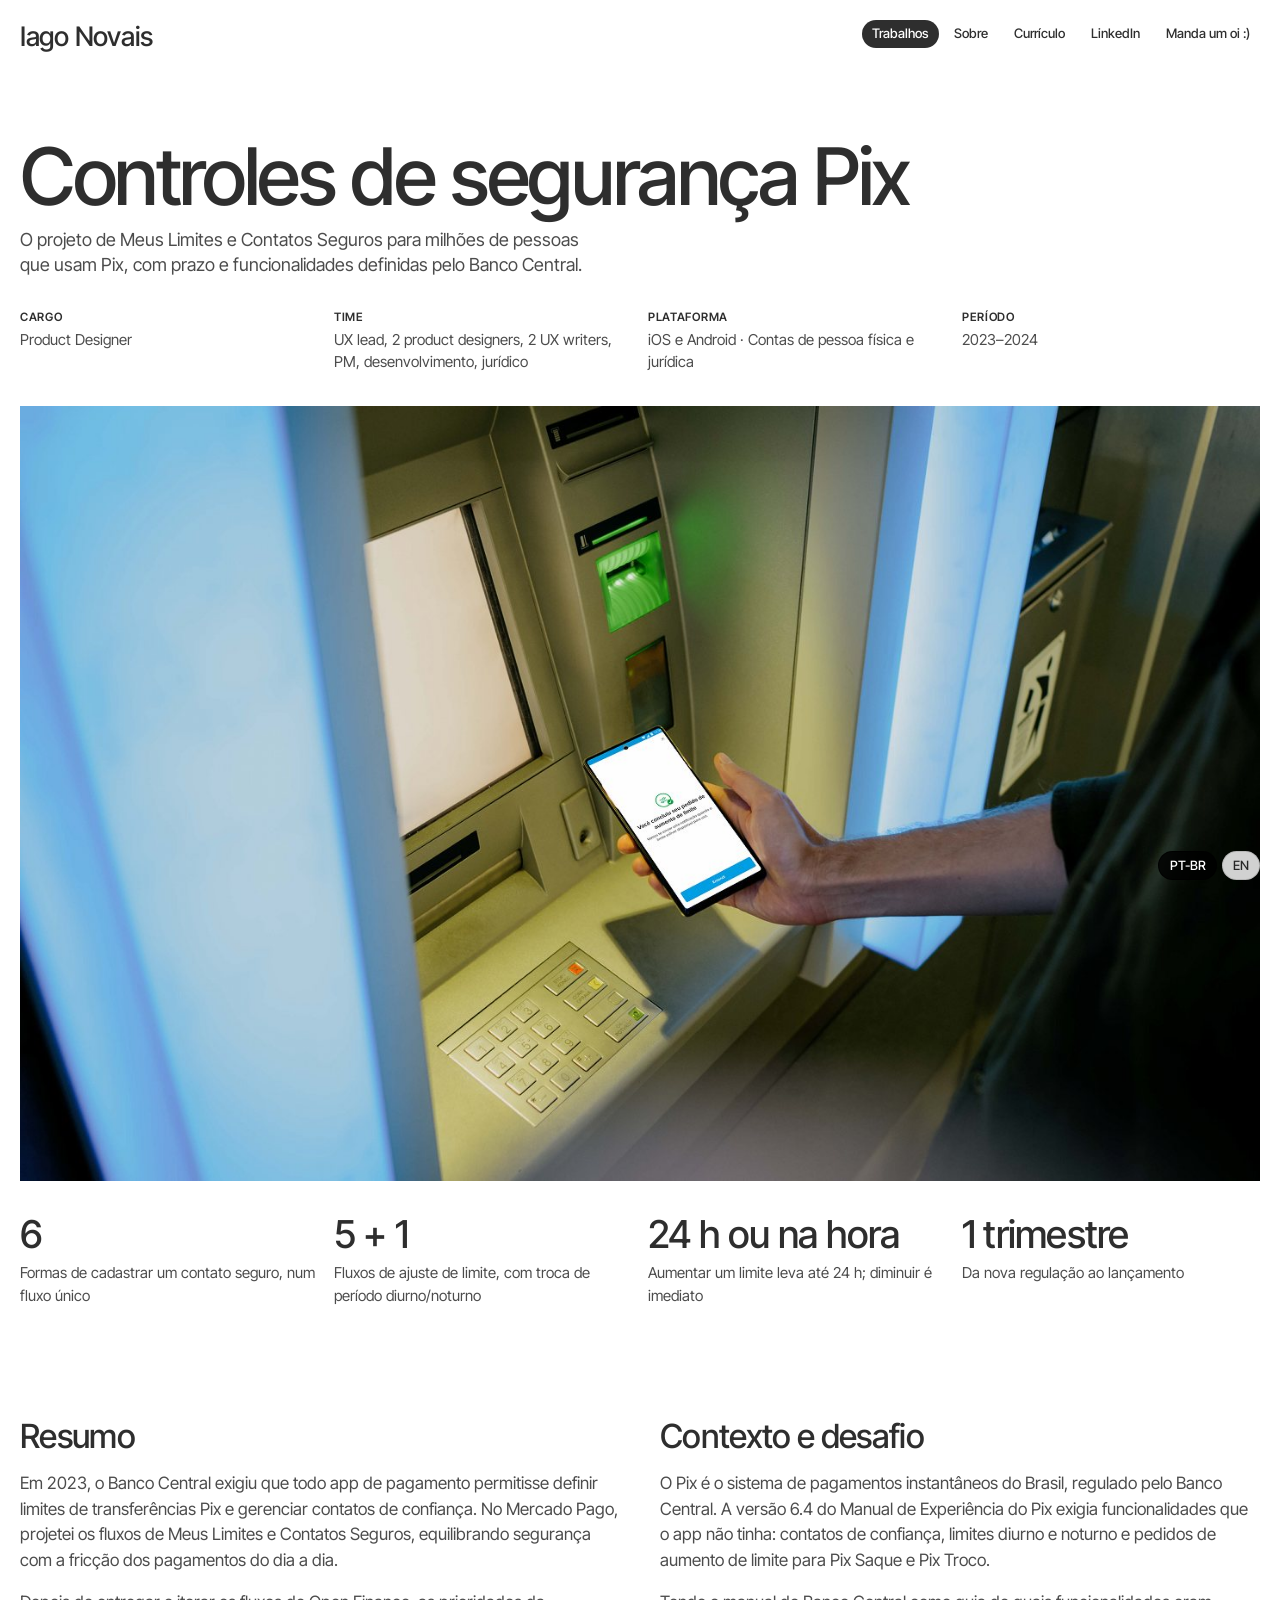
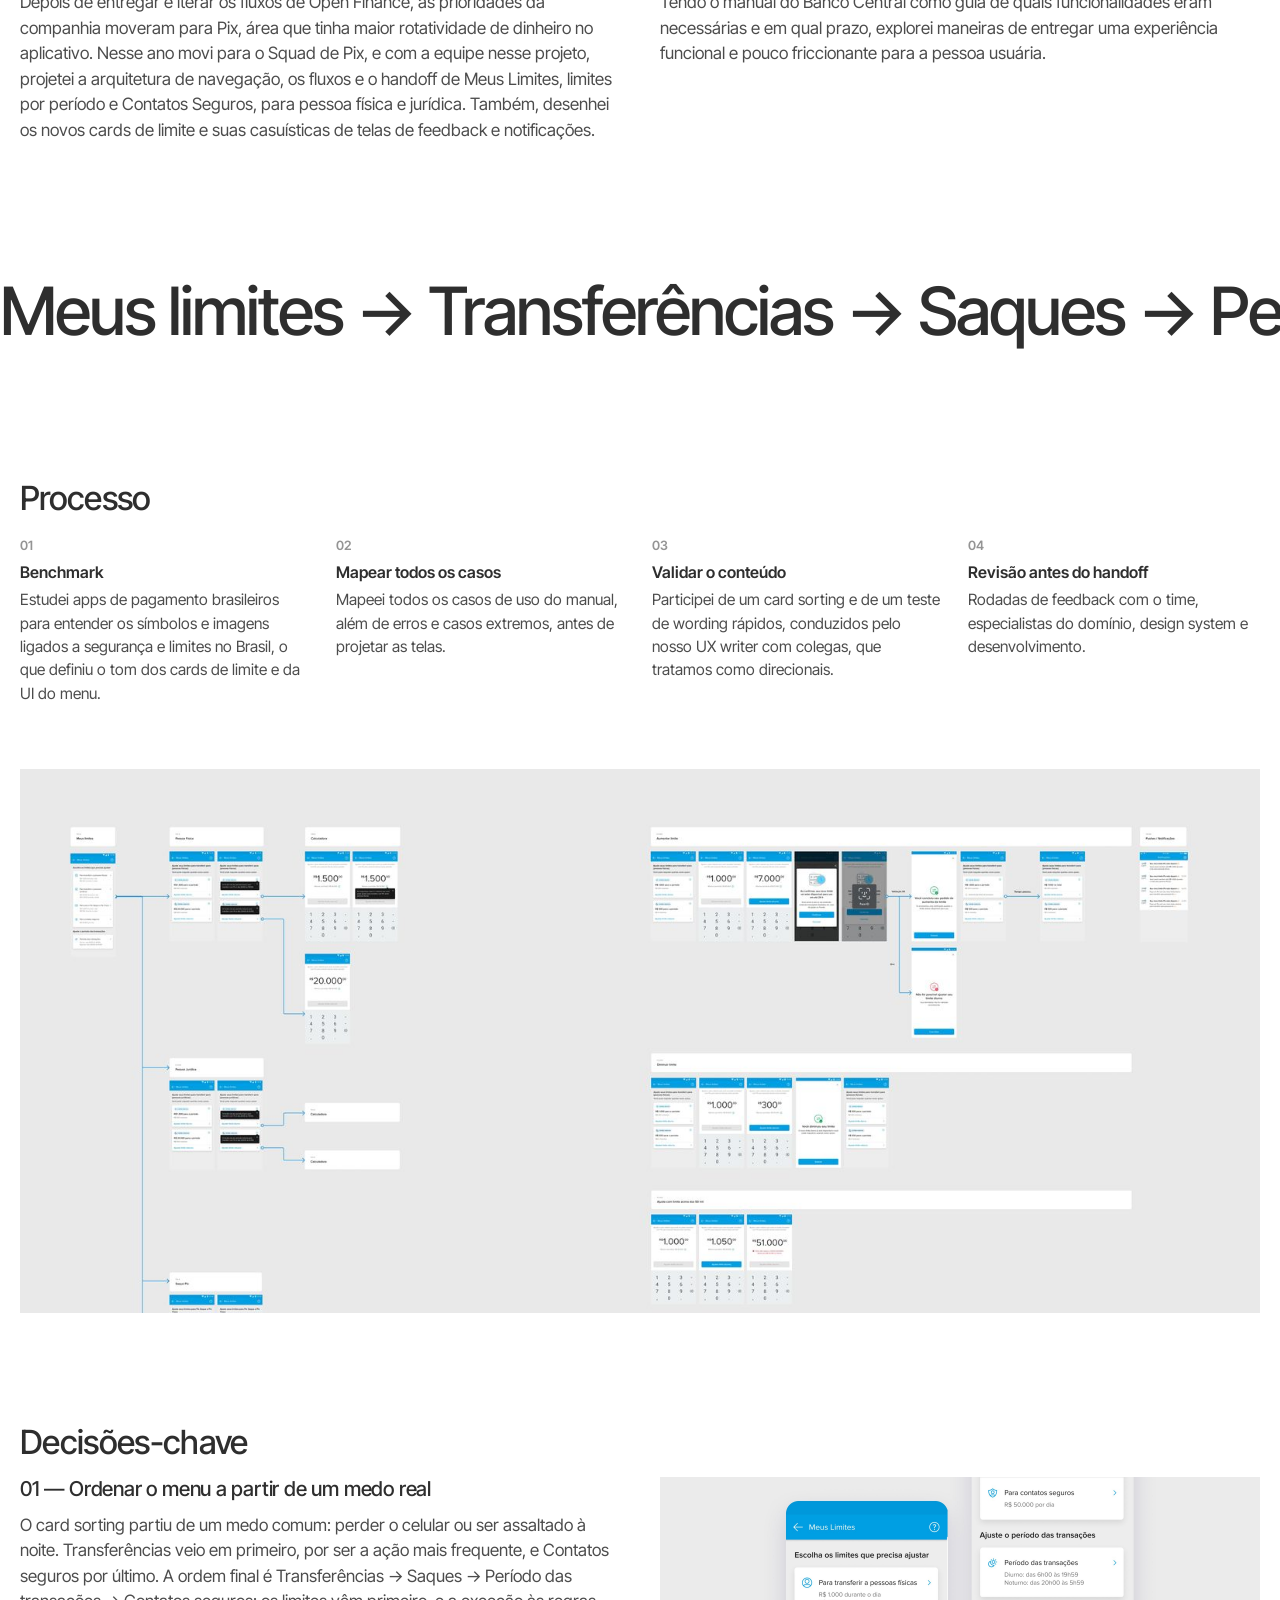
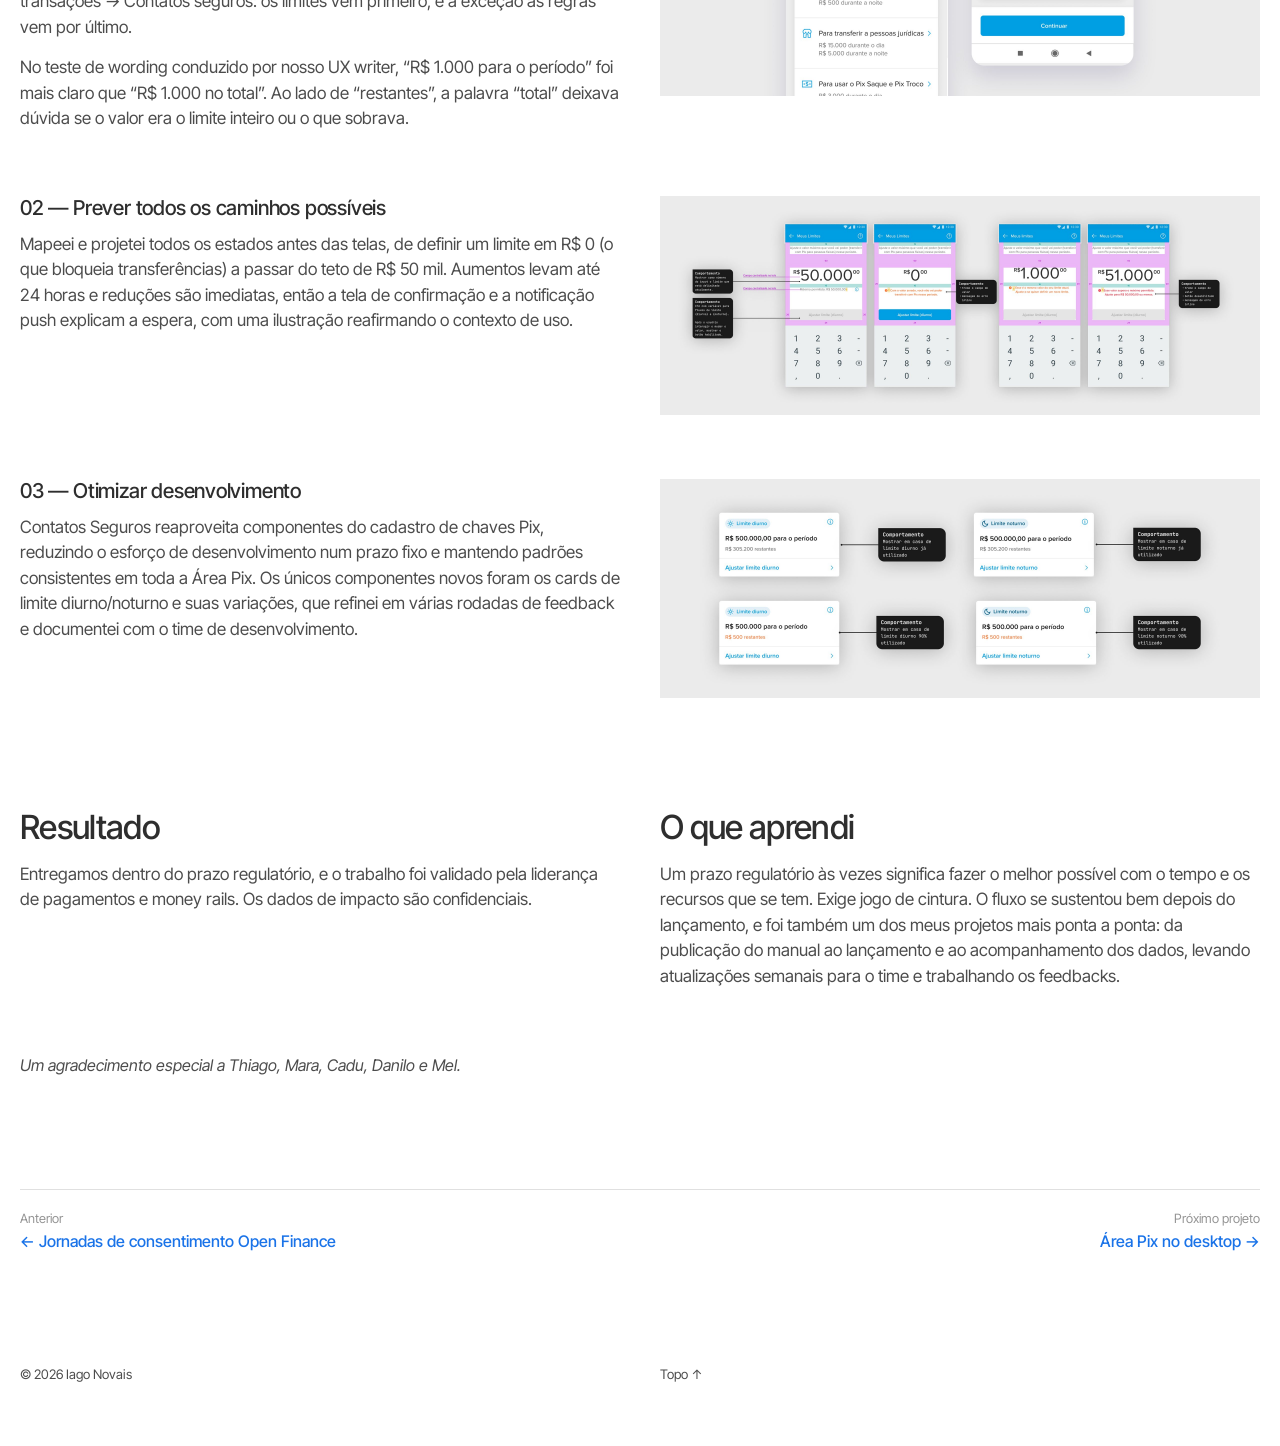
<file: pix-security-controls-pt.html>
<!doctype html>
<html lang="pt-BR">
<head>
<meta charset="utf-8">
<meta name="viewport" content="width=device-width, initial-scale=1">
<script>document.documentElement.classList.add('js');try{var s=sessionStorage.getItem('swipe');if(s&&matchMedia('(max-width: 760px)').matches)document.documentElement.classList.add('swipe-in-'+s)}catch(e){}</script>
<title>Controles de segurança Pix — Iago Novais</title>
<meta name="description" content="O projeto de Meus Limites e Contatos Seguros para milhões de pessoas que usam Pix, com prazo e funcionalidades definidas pelo Banco Central.">
<meta property="og:title" content="Controles de segurança Pix — Iago Novais">
<meta property="og:description" content="O projeto de Meus Limites e Contatos Seguros para milhões de pessoas que usam Pix, com prazo e funcionalidades definidas pelo Banco Central.">
<meta property="og:type" content="website">
<meta name="twitter:card" content="summary">
<meta name="theme-color" content="#ffffff">
<link rel="icon" href="favicon.svg?v=2" type="image/svg+xml">
<link rel="icon" href="favicon.png?v=2" type="image/png" sizes="180x180">
<link rel="apple-touch-icon" href="favicon.png?v=2">
<link rel="preconnect" href="https://fonts.googleapis.com">
<link rel="preconnect" href="https://fonts.gstatic.com" crossorigin>
<link href="https://fonts.googleapis.com/css2?family=Inter+Tight:wght@400;500;600&display=swap" rel="stylesheet">
<link rel="stylesheet" href="style.css?v=16">
</head>
<body>

<a id="top"></a>
<header class="top inner">
  <p class="intro"><a href="index-pt.html">Iago Novais</a></p>
  <div class="menu-spacer"></div>
</header>
<nav class="menu" aria-label="Main">
  <a href="index-pt.html" aria-current="page">Trabalhos</a>
  <a href="about-pt.html">Sobre</a>
  <a href="Iago-Novais-Resume.pdf" target="_blank" rel="noopener">Currículo</a>
  <a href="https://www.linkedin.com/in/iagonovais/" target="_blank" rel="noopener">LinkedIn</a>
  <a class="mail" href="mailto:iago.novais5@gmail.com">Manda um oi :)</a>
</nav>
<a class="say" href="mailto:iago.novais5@gmail.com">Manda um oi :)</a>

<main class="case">
<div class="head"><h1>Controles de segurança Pix</h1>
<p class="subtitle">O projeto de Meus Limites e Contatos Seguros para milhões de pessoas que usam Pix, com prazo e funcionalidades definidas pelo Banco Central.</p></div>
<div class="meta"><div><span class="label">Cargo</span><p>Product Designer</p></div><div><span class="label">Time</span><p>UX lead, 2 product designers, 2 UX writers, PM, desenvolvimento, jurídico</p></div><div><span class="label">Plataforma</span><p>iOS e Android · Contas de pessoa física e jurídica</p></div><div><span class="label">Período</span><p>2023⁠–⁠2024</p></div></div>
<figure class="hero reveal"><img src="sc-hero.jpg" alt="Pessoa num caixa eletrônico segurando um celular com a confirmação de aumento de limite" width="1440" height="900" loading="eager" decoding="async"></figure>
<div class="stats reveal" style="--n:4"><div><b>6</b><p>Formas de cadastrar um contato seguro, num fluxo único</p></div><div><b>5 + 1</b><p>Fluxos de ajuste de limite, com troca de período diurno/noturno</p></div><div><b>24 h ou na hora</b><p>Aumentar um limite leva até 24 h; diminuir é imediato</p></div><div><b>1 trimestre</b><p>Da nova regulação ao lançamento</p></div></div>
<section class="cols reveal">
<div class="prose"><h2>Resumo</h2><p>Em 2023, o Banco Central exigiu que todo app de pagamento permitisse definir limites de transferências Pix e gerenciar contatos de confiança. No Mercado Pago, projetei os fluxos de Meus Limites e Contatos Seguros, equilibrando segurança com a fricção dos pagamentos do dia a dia.</p><p>Depois de entregar e iterar os fluxos de Open Finance, as prioridades da companhia moveram para Pix, área que tinha maior rotatividade de dinheiro no aplicativo. Nesse ano movi para o Squad de Pix, e com a equipe nesse projeto, projetei a arquitetura de navegação, os fluxos e o handoff de Meus Limites, limites por período e Contatos Seguros, para pessoa física e jurídica. Também, desenhei os novos cards de limite e suas casuísticas de telas de feedback e notificações.</p></div>
<div class="prose"><h2>Contexto e desafio</h2><p>O Pix é o sistema de pagamentos instantâneos do Brasil, regulado pelo Banco Central. A versão 6.4 do Manual de Experiência do Pix exigia funcionalidades que o app não tinha: contatos de confiança, limites diurno e noturno e pedidos de aumento de limite para Pix Saque e Pix Troco.</p><p>Tendo o manual do Banco Central como guia de quais funcionalidades eram necessárias e em qual prazo, explorei maneiras de entregar uma experiência funcional e pouco friccionante para a pessoa usuária.</p></div>
</section>
<div class="ticker" aria-hidden="true"><div class="track"><span>Meus limites → Transferências → Saques → Período das transações → Contatos seguros → </span><span>Aumento → Novo valor → Confirmar → Face ID → Até 24 h → Notificação push → </span><span>Contatos seguros → CPF · CNPJ · Celular · E-mail · Chave aleatória · Transferência anterior → </span><span>Meus limites → Transferências → Saques → Período das transações → Contatos seguros → </span><span>Aumento → Novo valor → Confirmar → Face ID → Até 24 h → Notificação push → </span><span>Contatos seguros → CPF · CNPJ · Celular · E-mail · Chave aleatória · Transferência anterior → </span></div></div>
<section><h2>Processo</h2><div class="steps reveal">
<div><span class="n">01</span><h3>Benchmark</h3><p>Estudei apps de pagamento brasileiros para entender os símbolos e imagens ligados a segurança e limites no Brasil, o que definiu o tom dos cards de limite e da UI do menu.</p></div>
<div><span class="n">02</span><h3>Mapear todos os casos</h3><p>Mapeei todos os casos de uso do manual, além de erros e casos extremos, antes de projetar as telas.</p></div>
<div><span class="n">03</span><h3>Validar o conteúdo</h3><p>Participei de um card sorting e de um teste de wording rápidos, conduzidos pelo nosso UX writer com colegas, que tratamos como direcionais.</p></div>
<div><span class="n">04</span><h3>Revisão antes do handoff</h3><p>Rodadas de feedback com o time, especialistas do domínio, design system e desenvolvimento.</p></div>
</div>
<div class="figure vmarquee reveal" role="img" aria-label="Board de entrega do fluxo de aumento de limite, da calculadora ao Face ID, sucesso, erro e notificações"><div class="vtrack"><img src="sc-process-tall.jpg" alt="" width="1600" height="1329" loading="lazy"><img src="sc-process-tall.jpg" alt="" width="1600" height="1329" loading="lazy"></div></div>
</section>
<section><h2>Decisões-chave</h2>
<div class="decision reveal"><div class="text"><h3>01 — Ordenar o menu a partir de um medo real</h3><p>O card sorting partiu de um medo comum: perder o celular ou ser assaltado à noite. Transferências veio em primeiro, por ser a ação mais frequente, e Contatos seguros por último. A ordem final é Transferências → Saques → Período das transações → Contatos seguros: os limites vêm primeiro, e a exceção às regras vem por último.</p><p>No teste de wording conduzido por nosso UX writer, “R$ 1.000 para o período” foi mais claro que “R$ 1.000 no total”. Ao lado de “restantes”, a palavra “total” deixava dúvida se o valor era o limite inteiro ou o que sobrava.</p></div><figure><img src="sc-d1.jpg" alt="Menu final de Meus limites: Transferências, Saques, Período das transações, Contatos seguros" width="2400" height="876" loading="lazy" decoding="async"></figure></div>
<div class="decision reveal"><div class="text"><h3>02 — Prever todos os caminhos possíveis</h3><p>Mapeei e projetei todos os estados antes das telas, de definir um limite em R$ 0 (o que bloqueia transferências) a passar do teto de R$ 50 mil. Aumentos levam até 24 horas e reduções são imediatas, então a tela de confirmação e a notificação push explicam a espera, com uma ilustração reafirmando o contexto de uso.</p></div><figure><img src="sc-d2.jpg" alt="Estados da calculadora de limite com anotações de comportamento: valor máximo, zero, mesmo valor, acima do teto" width="2400" height="876" loading="lazy" decoding="async"></figure></div>
<div class="decision reveal"><div class="text"><h3>03 — Otimizar desenvolvimento</h3><p>Contatos Seguros reaproveita componentes do cadastro de chaves Pix, reduzindo o esforço de desenvolvimento num prazo fixo e mantendo padrões consistentes em toda a Área Pix. Os únicos componentes novos foram os cards de limite diurno/noturno e suas variações, que refinei em várias rodadas de feedback e documentei com o time de desenvolvimento.</p></div><figure><img src="sc-d3.jpg" alt="Cards de limite diurno e noturno nas suas variações, com notas de quando cada um aparece" width="2400" height="876" loading="lazy" decoding="async"></figure></div>
</section>
<section class="cols reveal">
<div class="prose"><h2>Resultado</h2><p>Entregamos dentro do prazo regulatório, e o trabalho foi validado pela liderança de pagamentos e money rails. Os dados de impacto são confidenciais.</p></div>
<div class="prose"><h2>O que aprendi</h2><p>Um prazo regulatório às vezes significa fazer o melhor possível com o tempo e os recursos que se tem. Exige jogo de cintura. O fluxo se sustentou bem depois do lançamento, e foi também um dos meus projetos mais ponta a ponta: da publicação do manual ao lançamento e ao acompanhamento dos dados, levando atualizações semanais para o time e trabalhando os feedbacks.</p></div>
</section>
<p class="thanks reveal">Um agradecimento especial a Thiago, Mara, Cadu, Danilo e Mel.</p>
<nav class="next"><a href="open-finance-pt.html"><small>Anterior</small>← Jornadas de consentimento Open Finance</a><a class="to" href="pix-desktop-pt.html"><small>Próximo projeto</small>Área Pix no desktop →</a></nav>
</main>
<footer class="inner">
  <span>© 2026 Iago Novais</span>
  <a href="#top" onclick="window.scrollTo({top:0});return false;">Topo ↑</a>
</footer>
<nav class="lang" aria-label="Language">
  <a href="pix-security-controls-pt.html" hreflang="pt-BR" lang="pt-BR" aria-current="true">PT-BR</a>
  <a href="pix-security-controls.html" hreflang="en" lang="en">EN</a>
</nav>
<script src="script.js?v=6"></script>
</body>
</html>
</file>
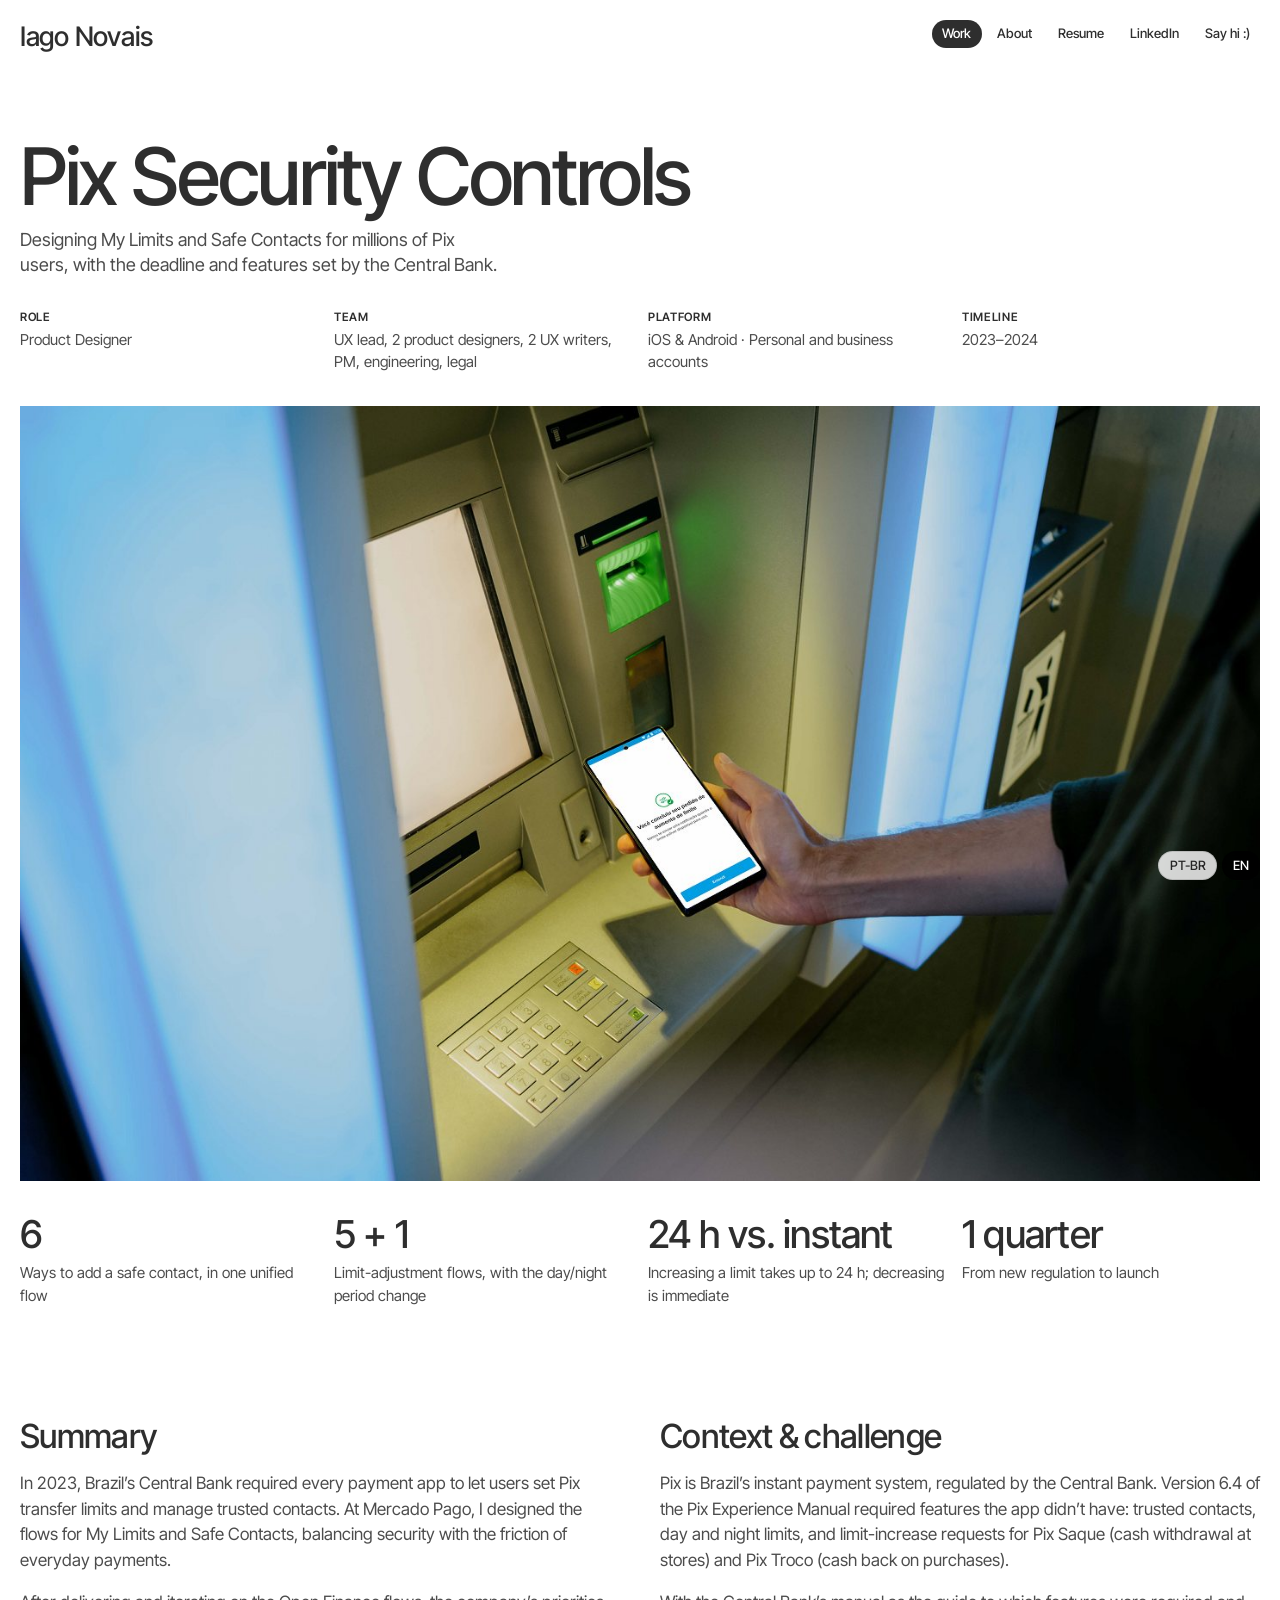
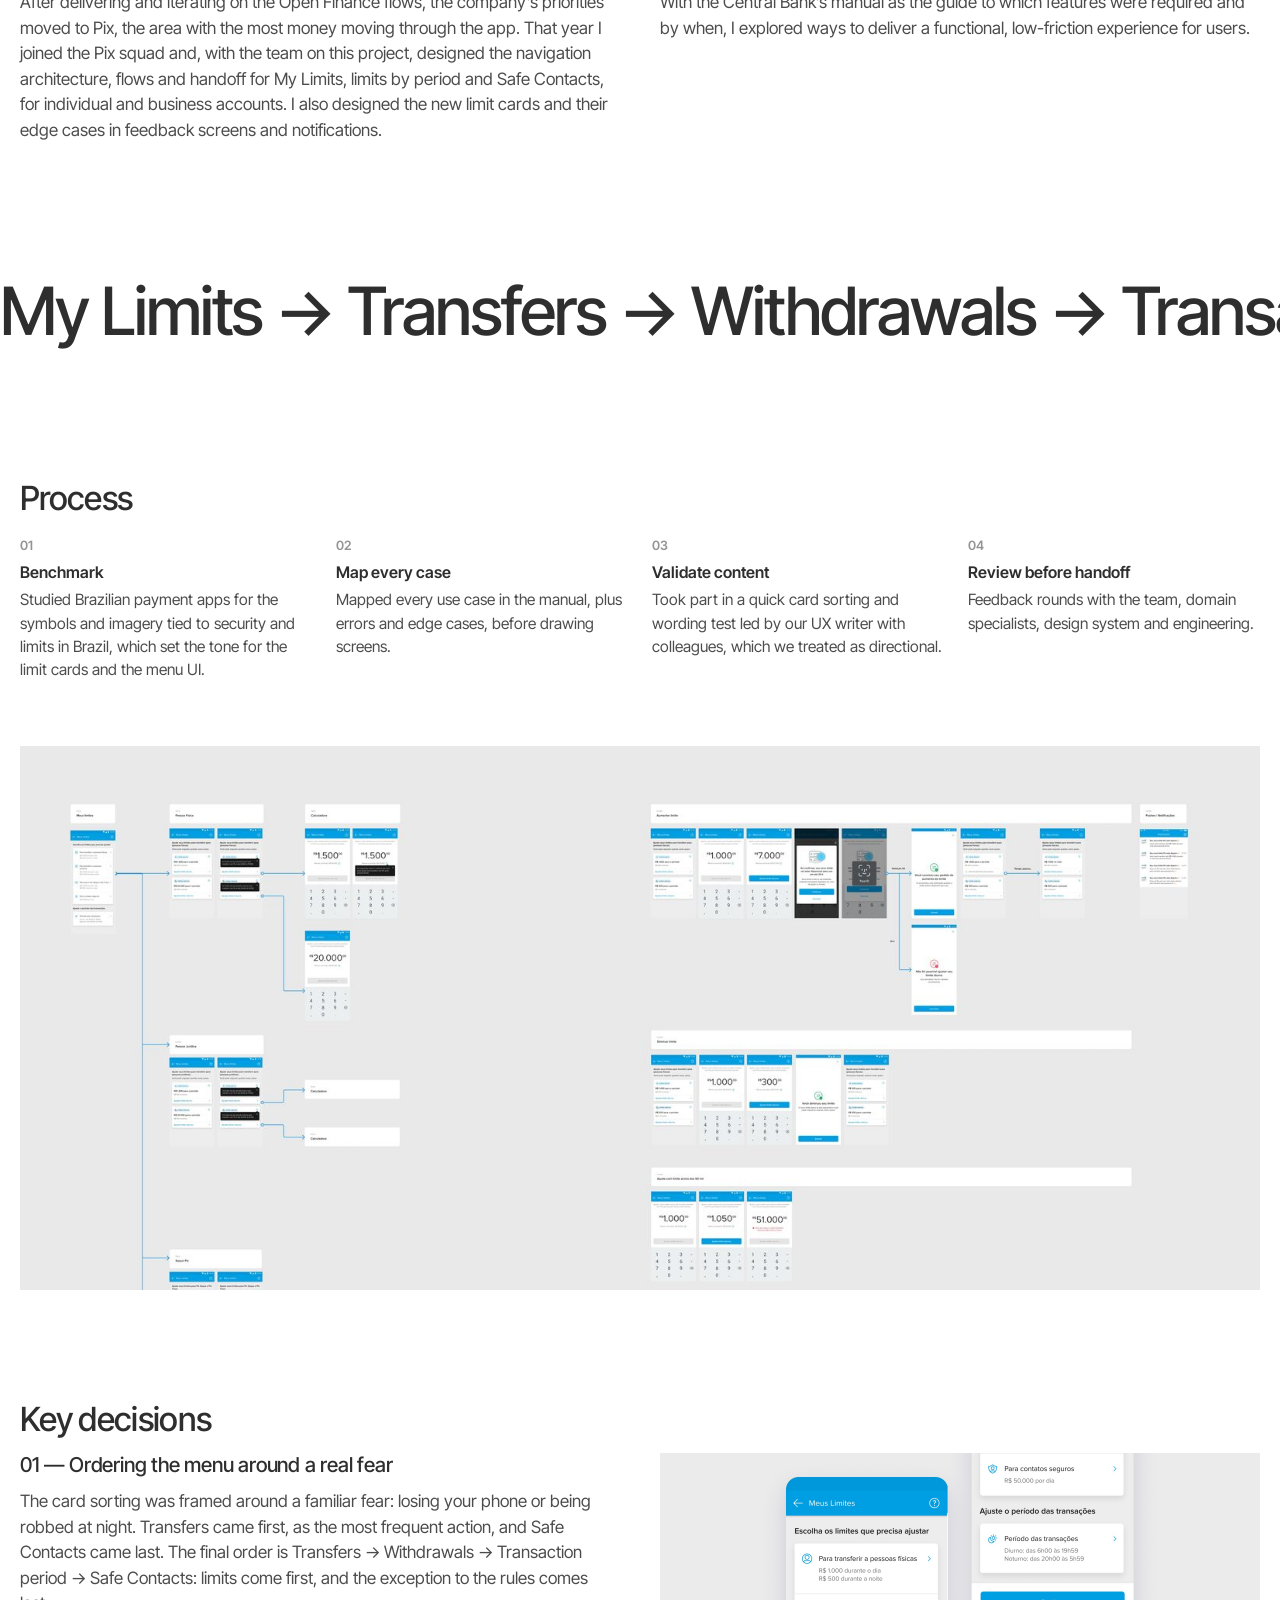
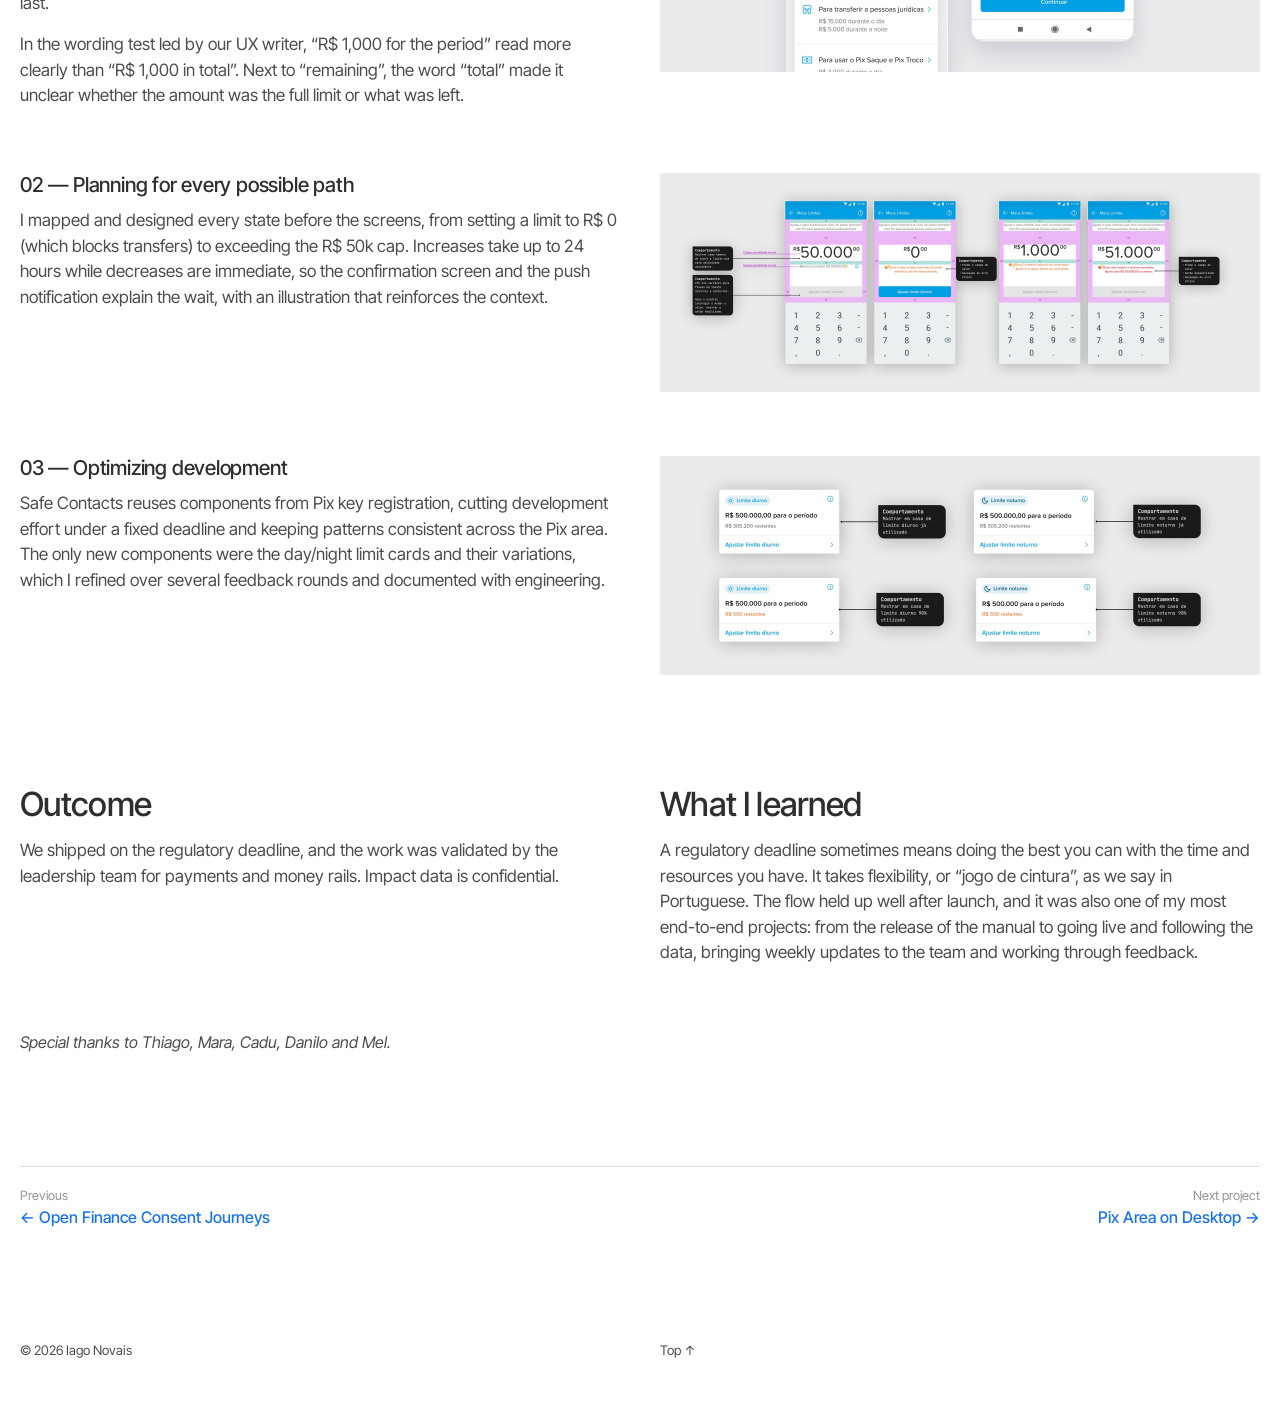
<file: pix-security-controls.html>
<!doctype html>
<html lang="en">
<head>
<meta charset="utf-8">
<meta name="viewport" content="width=device-width, initial-scale=1">
<script>document.documentElement.classList.add('js');try{var s=sessionStorage.getItem('swipe');if(s&&matchMedia('(max-width: 760px)').matches)document.documentElement.classList.add('swipe-in-'+s)}catch(e){}</script>
<title>Pix Security Controls — Iago Novais</title>
<meta name="description" content="Designing My Limits and Safe Contacts for millions of Pix users, with the deadline and features set by the Central Bank.">
<meta property="og:title" content="Pix Security Controls — Iago Novais">
<meta property="og:description" content="Designing My Limits and Safe Contacts for millions of Pix users, with the deadline and features set by the Central Bank.">
<meta property="og:type" content="website">
<meta name="twitter:card" content="summary">
<meta name="theme-color" content="#ffffff">
<link rel="icon" href="favicon.svg?v=2" type="image/svg+xml">
<link rel="icon" href="favicon.png?v=2" type="image/png" sizes="180x180">
<link rel="apple-touch-icon" href="favicon.png?v=2">
<link rel="preconnect" href="https://fonts.googleapis.com">
<link rel="preconnect" href="https://fonts.gstatic.com" crossorigin>
<link href="https://fonts.googleapis.com/css2?family=Inter+Tight:wght@400;500;600&display=swap" rel="stylesheet">
<link rel="stylesheet" href="style.css?v=16">
</head>
<body>

<a id="top"></a>
<header class="top inner">
  <p class="intro"><a href="index.html">Iago Novais</a></p>
  <div class="menu-spacer"></div>
</header>
<nav class="menu" aria-label="Main">
  <a href="index.html" aria-current="page">Work</a>
  <a href="about.html">About</a>
  <a href="Iago-Novais-Resume.pdf" target="_blank" rel="noopener">Resume</a>
  <a href="https://www.linkedin.com/in/iagonovais/" target="_blank" rel="noopener">LinkedIn</a>
  <a class="mail" href="mailto:iago.novais5@gmail.com">Say hi :)</a>
</nav>
<a class="say" href="mailto:iago.novais5@gmail.com">Say hi :)</a>

<main class="case">
<div class="head"><h1>Pix Security Controls</h1>
<p class="subtitle">Designing My Limits and Safe Contacts for millions of Pix users, with the deadline and features set by the Central Bank.</p></div>
<div class="meta"><div><span class="label">Role</span><p>Product Designer</p></div><div><span class="label">Team</span><p>UX lead, 2 product designers, 2 UX writers, PM, engineering, legal</p></div><div><span class="label">Platform</span><p>iOS &amp; Android · Personal and business accounts</p></div><div><span class="label">Timeline</span><p>2023⁠–⁠2024</p></div></div>
<figure class="hero reveal"><img src="sc-hero.jpg" alt="A person at an ATM holding a phone with a limit-increase confirmation" width="1440" height="900" loading="eager" decoding="async"></figure>
<div class="stats reveal" style="--n:4"><div><b>6</b><p>Ways to add a safe contact, in one unified flow</p></div><div><b>5 + 1</b><p>Limit-adjustment flows, with the day/night period change</p></div><div><b>24 h vs. instant</b><p>Increasing a limit takes up to 24 h; decreasing is immediate</p></div><div><b>1 quarter</b><p>From new regulation to launch</p></div></div>
<section class="cols reveal">
<div class="prose"><h2>Summary</h2><p>In 2023, Brazil’s Central Bank required every payment app to let users set Pix transfer limits and manage trusted contacts. At Mercado Pago, I designed the flows for My Limits and Safe Contacts, balancing security with the friction of everyday payments.</p><p>After delivering and iterating on the Open Finance flows, the company’s priorities moved to Pix, the area with the most money moving through the app. That year I joined the Pix squad and, with the team on this project, designed the navigation architecture, flows and handoff for My Limits, limits by period and Safe Contacts, for individual and business accounts. I also designed the new limit cards and their edge cases in feedback screens and notifications.</p></div>
<div class="prose"><h2>Context &amp; challenge</h2><p>Pix is Brazil’s instant payment system, regulated by the Central Bank. Version 6.4 of the Pix Experience Manual required features the app didn’t have: trusted contacts, day and night limits, and limit-increase requests for Pix Saque (cash withdrawal at stores) and Pix Troco (cash back on purchases).</p><p>With the Central Bank’s manual as the guide to which features were required and by when, I explored ways to deliver a functional, low-friction experience for users.</p></div>
</section>
<div class="ticker" aria-hidden="true"><div class="track"><span>My Limits → Transfers → Withdrawals → Transaction period → Safe Contacts → </span><span>Increase → New value → Confirm → Face ID → Up to 24 h → Push notification → </span><span>Safe Contacts → CPF · CNPJ · Phone · E-mail · Random key · Past transfer → </span><span>My Limits → Transfers → Withdrawals → Transaction period → Safe Contacts → </span><span>Increase → New value → Confirm → Face ID → Up to 24 h → Push notification → </span><span>Safe Contacts → CPF · CNPJ · Phone · E-mail · Random key · Past transfer → </span></div></div>
<section><h2>Process</h2><div class="steps reveal">
<div><span class="n">01</span><h3>Benchmark</h3><p>Studied Brazilian payment apps for the symbols and imagery tied to security and limits in Brazil, which set the tone for the limit cards and the menu UI.</p></div>
<div><span class="n">02</span><h3>Map every case</h3><p>Mapped every use case in the manual, plus errors and edge cases, before drawing screens.</p></div>
<div><span class="n">03</span><h3>Validate content</h3><p>Took part in a quick card sorting and wording test led by our UX writer with colleagues, which we treated as directional.</p></div>
<div><span class="n">04</span><h3>Review before handoff</h3><p>Feedback rounds with the team, domain specialists, design system and engineering.</p></div>
</div>
<div class="figure vmarquee reveal" role="img" aria-label="Delivery board of the limit-increase flow, from the calculator to Face ID, success, error and notifications"><div class="vtrack"><img src="sc-process-tall.jpg" alt="" width="1600" height="1329" loading="lazy"><img src="sc-process-tall.jpg" alt="" width="1600" height="1329" loading="lazy"></div></div>
</section>
<section><h2>Key decisions</h2>
<div class="decision reveal"><div class="text"><h3>01 — Ordering the menu around a real fear</h3><p>The card sorting was framed around a familiar fear: losing your phone or being robbed at night. Transfers came first, as the most frequent action, and Safe Contacts came last. The final order is Transfers → Withdrawals → Transaction period → Safe Contacts: limits come first, and the exception to the rules comes last.</p><p>In the wording test led by our UX writer, “R$ 1,000 for the period” read more clearly than “R$ 1,000 in total”. Next to “remaining”, the word “total” made it unclear whether the amount was the full limit or what was left.</p></div><figure><img src="sc-d1.jpg" alt="Final My Limits menu: Transfers, Withdrawals, Transaction period, Safe Contacts" width="2400" height="876" loading="lazy" decoding="async"></figure></div>
<div class="decision reveal"><div class="text"><h3>02 — Planning for every possible path</h3><p>I mapped and designed every state before the screens, from setting a limit to R$ 0 (which blocks transfers) to exceeding the R$ 50k cap. Increases take up to 24 hours while decreases are immediate, so the confirmation screen and the push notification explain the wait, with an illustration that reinforces the context.</p></div><figure><img src="sc-d2.jpg" alt="Limit calculator states with behaviour annotations: max value, zero, same value, above the cap" width="2400" height="876" loading="lazy" decoding="async"></figure></div>
<div class="decision reveal"><div class="text"><h3>03 — Optimizing development</h3><p>Safe Contacts reuses components from Pix key registration, cutting development effort under a fixed deadline and keeping patterns consistent across the Pix area. The only new components were the day/night limit cards and their variations, which I refined over several feedback rounds and documented with engineering.</p></div><figure><img src="sc-d3.jpg" alt="Day and night limit cards in their variations, with notes on when each one appears" width="2400" height="876" loading="lazy" decoding="async"></figure></div>
</section>
<section class="cols reveal">
<div class="prose"><h2>Outcome</h2><p>We shipped on the regulatory deadline, and the work was validated by the leadership team for payments and money rails. Impact data is confidential.</p></div>
<div class="prose"><h2>What I learned</h2><p>A regulatory deadline sometimes means doing the best you can with the time and resources you have. It takes flexibility, or “jogo de cintura”, as we say in Portuguese. The flow held up well after launch, and it was also one of my most end-to-end projects: from the release of the manual to going live and following the data, bringing weekly updates to the team and working through feedback.</p></div>
</section>
<p class="thanks reveal">Special thanks to Thiago, Mara, Cadu, Danilo and Mel.</p>
<nav class="next"><a href="open-finance.html"><small>Previous</small>← Open Finance Consent Journeys</a><a class="to" href="pix-desktop.html"><small>Next project</small>Pix Area on Desktop →</a></nav>
</main>
<footer class="inner">
  <span>© 2026 Iago Novais</span>
  <a href="#top" onclick="window.scrollTo({top:0});return false;">Top ↑</a>
</footer>
<nav class="lang" aria-label="Language">
  <a href="pix-security-controls-pt.html" hreflang="pt-BR" lang="pt-BR">PT-BR</a>
  <a href="pix-security-controls.html" hreflang="en" lang="en" aria-current="true">EN</a>
</nav>
<script src="script.js?v=6"></script>
</body>
</html>
</file>
<file: style.css>
/* Iago Novais — portfolio */
:root {
	--ink: rgba(0, 0, 0, 0.82);
	--ink-soft: rgba(0, 0, 0, 0.62);
	--ink-faint: rgba(0, 0, 0, 0.42);
	--line: rgba(0, 0, 0, 0.12);
	--bg: #ffffff;
	--panel: #eaeaea;
	--pink: #f2386b;
	--pad: 1.25rem;
	--s1: 1rem;
	--s2: 2rem;
	--s3: 4rem;
	--s4: 7rem;
	--font: "Inter Tight", "Helvetica Neue", Arial, sans-serif;
}
@media (max-width: 760px) {
	:root { --pad: 1rem; --s1: 0.75rem; --s2: 1.5rem; --s3: 2.75rem; --s4: 4rem; }
}

* { box-sizing: border-box; margin: 0; padding: 0; }
html { -webkit-text-size-adjust: 100%; scroll-behavior: smooth; }
body {
	background: var(--bg);
	color: var(--ink);
	font-family: var(--font);
	font-size: 16px;
	line-height: 1.5;
	font-weight: 400;
	-webkit-font-smoothing: antialiased;
}
img { display: block; width: 100%; height: auto; }
a { color: inherit; text-decoration: none; }
a:active { opacity: 0.7; }
::selection { background: #ececec; color: inherit; }

/* ---------- top: intro + menu ---------- */
.top {
	display: flex;
	justify-content: space-between;
	align-items: flex-start;
	gap: 2rem;
	padding: var(--pad);
}
.intro {
	font-size: clamp(1.15rem, 2.1vw, 1.75rem);
	line-height: 1.2;
	font-weight: 500;
	letter-spacing: -0.01em;
	max-width: none;
}
@media (max-width: 1100px) { .intro br:first-of-type { display: none; } }
@media (max-width: 760px) { .intro br { display: none; } }
.intro a { border-bottom: 1px solid transparent; transition: border-color .2s; }
.intro a:hover { border-color: currentColor; }
.menu {
	position: fixed;
	top: var(--pad);
	right: var(--pad);
	z-index: 50;
	display: flex;
	gap: 0.3rem;
	font-size: 0.82rem;
	font-weight: 500;
}
.menu a {
	background: rgba(255, 255, 255, 0.82);
	-webkit-backdrop-filter: blur(10px);
	backdrop-filter: blur(10px);
	padding: 0.32em 0.8em;
	border-radius: 999px;
	transition: background .2s, color .2s;
}
.menu a:hover, .menu a[aria-current] { background: var(--ink); color: #fff; }
.top .menu-spacer { flex: none; width: 17rem; }
@media (max-width: 760px) {
	.top { flex-direction: column; padding-top: 3.4rem; gap: 0; }
	.top .menu-spacer { display: none; }
	.menu { font-size: 0.78rem; gap: 0.25rem; }
	.menu a { padding: 0.3em 0.6em; }
}

main { padding: 0 var(--pad); }

/* ---------- home grid ---------- */
.grid {
	display: grid;
	grid-template-columns: 1fr 1fr;
	gap: 2.5rem 1rem;
	margin-top: var(--s3);
}
.card { display: block; }
.card.wide { grid-column: 1 / -1; }
.card .thumb {
	overflow: hidden;
	aspect-ratio: 3 / 2;
	background: var(--panel);
}
.card.wide .thumb { aspect-ratio: 16 / 9; }
.card .thumb img {
	height: 100%;
	object-fit: cover;
	transition: transform .7s cubic-bezier(.2,.7,.2,1);
}
.card:hover .thumb img { transform: scale(1.025); }
.card .cap {
	margin-top: 0.7rem;
	font-size: 0.95rem;
	font-weight: 600;
	display: flex;
	flex-wrap: wrap;
	gap: 0 0.6em;
}
.card .cap span { color: var(--ink-faint); font-weight: 400; }
@media (max-width: 760px) {
	.grid { grid-template-columns: 1fr; gap: 2rem; }
	.card.wide .thumb { aspect-ratio: 3 / 2; }
}

/* ---------- case pages ---------- */
.case { margin-top: var(--s3); }
h1 {
	font-size: clamp(2.6rem, 6.2vw, 5.4rem);
	line-height: 1.02;
	font-weight: 500;
	letter-spacing: -0.03em;
}
.subtitle {
	margin-top: 0.6rem;
	font-size: 1rem;
	color: var(--ink-soft);
	max-width: 46em;
}
.meta {
	display: grid;
	grid-template-columns: repeat(4, 1fr);
	gap: 1rem;
	margin-top: var(--s2);
	font-size: 0.9rem;
}
.label {
	display: block;
	font-size: 0.72rem;
	font-weight: 600;
	letter-spacing: 0.06em;
	text-transform: uppercase;
	color: var(--ink);
	margin-bottom: 0.15rem;
}
.meta p { color: var(--ink-soft); }
.hero { margin-top: var(--s2); background: var(--panel); }
.stats {
	display: grid;
	grid-template-columns: repeat(var(--n, 4), 1fr);
	gap: 1rem;
	margin-top: var(--s2);
}
.stats b {
	display: block;
	font-size: clamp(1.7rem, 3vw, 2.5rem);
	font-weight: 500;
	letter-spacing: -0.02em;
	line-height: 1.1;
}
.stats p { margin-top: 0.45rem; font-size: 0.9rem; color: var(--ink-soft); max-width: 22em; }

section { margin-top: var(--s4); }
h2 {
	font-size: clamp(1.6rem, 2.6vw, 2.3rem);
	line-height: 1.08;
	font-weight: 500;
	letter-spacing: -0.02em;
}
h2 + * { margin-top: var(--s1); }
.cols {
	display: grid;
	grid-template-columns: 1fr 1fr;
	gap: var(--s2) 2.5rem;
}
.cols p + p { margin-top: 1em; }
.prose p { color: var(--ink-soft); max-width: 40em; }
.prose p + p { margin-top: 1em; }

.steps {
	display: grid;
	grid-template-columns: repeat(4, 1fr);
	gap: 1.5rem;
}
.steps .n { font-size: 0.8rem; color: var(--ink-faint); font-weight: 600; }
.steps h3 { font-size: 1rem; font-weight: 600; margin: 0.2rem 0 0.3rem; }
.steps p { font-size: 0.92rem; color: var(--ink-soft); }
.figure { margin-top: var(--s3); background: var(--panel); }
.figure figcaption, .decision figcaption {
	padding: 0.6rem 0 0;
	background: var(--bg);
	font-size: 0.82rem;
	color: var(--ink-faint);
}

.decision {
	display: grid;
	grid-template-columns: 1fr 1fr;
	gap: 1.5rem 2.5rem;
	align-items: start;
}
.decision + .decision { margin-top: var(--s3); }
.decision h3 {
	font-size: clamp(1.15rem, 1.6vw, 1.45rem);
	font-weight: 500;
	line-height: 1.2;
	letter-spacing: -0.01em;
	margin-bottom: 0.7rem;
}
.decision p { color: var(--ink-soft); }
.decision p + p { margin-top: 0.9em; }
.decision.full { grid-template-columns: 1fr; }
.decision.full .text { max-width: 46em; }
.decision figure { background: var(--panel); }

/* flow ticker */
.ticker {
	margin: var(--s4) calc(var(--pad) * -1) 0;
	overflow: hidden;
	white-space: nowrap;
	font-size: clamp(1.5rem, 3vw, 2.6rem);
	font-weight: 500;
	letter-spacing: -0.02em;
	padding: 0.35em 0;
	border-top: 1px solid var(--line);
	border-bottom: 1px solid var(--line);
}
.ticker .track { display: inline-block; animation: tick 70s linear infinite; }
.ticker em { font-style: normal; color: var(--pink); margin: 0 0.6em; }
.ticker i { font-style: normal; color: var(--ink-faint); }
@keyframes tick { to { transform: translateX(-50%); } }

.next {
	display: flex;
	justify-content: space-between;
	gap: 1rem;
	margin-top: var(--s4);
	padding-top: 1.2rem;
	border-top: 1px solid var(--line);
	font-weight: 500;
}
.next a:hover { color: var(--pink); }
.next .to { text-align: right; }
.next small { display: block; font-weight: 400; color: var(--ink-faint); font-size: 0.8rem; }

/* ---------- about ---------- */
.about-row {
	display: grid;
	grid-template-columns: 1fr 1fr 2fr;
	gap: 1.5rem 2.5rem;
}
.about-row + .about-row { margin-top: var(--s4); }
.about-row .label { margin-top: 0.4rem; }
.about-row h2 { font-size: clamp(1.4rem, 2.2vw, 2rem); }
.about-row .prose p { color: var(--ink); }
.jobs li { list-style: none; }
.jobs li + li { margin-top: 1rem; }
.jobs b { font-weight: 600; }
.jobs span { display: block; color: var(--ink-soft); }
.contact a { border-bottom: 1px solid var(--line); }
.contact a:hover { border-color: var(--ink); }

/* ---------- footer ---------- */
footer {
	display: flex;
	justify-content: space-between;
	align-items: baseline;
	padding: var(--s4) var(--pad) var(--pad);
	font-size: 0.82rem;
	color: var(--ink-soft);
}

/* ---------- responsive ---------- */
@media (max-width: 760px) {
	h1 { line-height: 0.98; }
	h2 { line-height: 1.08; }
	.meta { grid-template-columns: 1fr 1fr; gap: 1rem; }
	.stats { grid-template-columns: 1fr 1fr; gap: 1.5rem 1rem; }
	.cols, .decision, .about-row { grid-template-columns: 1fr; }
	.steps { grid-template-columns: 1fr 1fr; gap: 1.25rem 1rem; }
	.about-row h2 { margin-top: -0.6rem; }
	.next { flex-direction: column; }
	.next .to { text-align: left; }
}

/* mobile: images run edge to edge, text keeps its margin */
@media (max-width: 760px) {
	.hero, .figure, .decision figure, .card .thumb {
		margin-left: calc(var(--pad) * -1);
		margin-right: calc(var(--pad) * -1);
	}
	.figure figcaption, .decision figcaption { padding-left: var(--pad); padding-right: var(--pad); }
	.decision figure { margin-top: 0.5rem; }
}

/* mobile: tighter line spacing */
@media (max-width: 760px) {
	body { line-height: 1.38; }
	.intro { line-height: 1.12; }
	.subtitle, .stats p, .steps p, .meta p, .jobs span { line-height: 1.35; }
	.decision h3 { line-height: 1.15; }
}


/* ---------- mobile polish: edge-to-edge images, tighter leading ---------- */
@media (max-width: 760px) {
	body { line-height: 1.42; }
	.intro { line-height: 1.12; }
	.subtitle, .meta, .stats p, .steps p, .prose p, .decision p, .jobs span { line-height: 1.4; }
	.stats b { line-height: 1.05; }
	.decision h3 { line-height: 1.15; }
	.hero, .figure, .decision figure, .card .thumb {
		margin-left: calc(var(--pad) * -1);
		margin-right: calc(var(--pad) * -1);
	}
	.grid { gap: 2.25rem; }
	.card .cap { font-size: 1.05rem; flex-direction: column; gap: 0.1rem; line-height: 1.25; }
	.figure figcaption, .decision figcaption { padding: 0.6rem var(--pad) 0; }
}

/* ---------- motion ---------- */
.js .reveal { opacity: 0; transform: translateY(26px); transition: opacity .8s ease, transform .9s cubic-bezier(.2,.7,.2,1); }
.js .reveal.in { opacity: 1; transform: none; }
@media (prefers-reduced-motion: reduce) {
	.reveal { opacity: 1; transform: none; transition: none; }
	.ticker .track { animation: none; }
	html { scroll-behavior: auto; }
}

.thanks { margin-top: var(--s3); color: var(--ink-soft); font-style: italic; max-width: 46em; }

/* language switch, pinned bottom-right */
.lang {
	position: fixed;
	right: var(--pad);
	bottom: var(--pad);
	z-index: 50;
	display: flex;
	gap: 0.3rem;
	font-size: 0.8rem;
	font-weight: 500;
}
.lang a {
	background: rgba(255, 255, 255, 0.82);
	-webkit-backdrop-filter: blur(10px);
	backdrop-filter: blur(10px);
	border: 1px solid var(--line);
	padding: 0.32em 0.8em;
	border-radius: 999px;
	transition: background .2s, color .2s;
}
.lang a:hover, .lang a[aria-current] { background: var(--ink); color: #fff; border-color: var(--ink); }
footer { justify-content: flex-start; gap: 2rem; padding-bottom: calc(var(--pad) + 2.6rem); }

/* ---------- v5 polish ---------- */
/* flow strip: one colour, no rules, bigger, arrows only */
.ticker {
	border: 0;
	font-size: clamp(2.2rem, 5.2vw, 4.6rem);
	letter-spacing: -0.03em;
	color: var(--ink);
	padding: 0.1em 0;
}
.ticker .track { animation-duration: 90s; }
.ticker i, .ticker em { all: unset; }
/* classic link blue on prev/next and inline links */
.next a:hover { color: #1a0dab; }
a.inline { text-decoration: underline; text-underline-offset: 0.18em; text-decoration-thickness: 1px; }
a.inline:hover { color: #1a0dab; }
/* desktop-only line break in subtitles */
@media (max-width: 760px) { br.desk { display: none; } }
/* footer: Top aligned with the right column */
footer.inner { display: grid; grid-template-columns: 1fr 1fr; gap: 2.5rem; }
footer.home { display: flex; }
@media (max-width: 760px) { footer.inner { grid-template-columns: 1fr auto; gap: 1rem; } }
/* vertical infinite scroll for process boards */
.vmarquee { height: 34rem; overflow: hidden; position: relative; }
.vmarquee .vtrack { animation: vscroll 60s linear infinite; }
@keyframes vscroll { to { transform: translateY(-50%); } }
@media (max-width: 760px) { .vmarquee { height: 22rem; } }
@media (prefers-reduced-motion: reduce) { .vmarquee .vtrack { animation: none; } }

/* about portrait */
.portrait { background: var(--panel); }
.portrait img { aspect-ratio: 2 / 3; object-fit: cover; }
@media (max-width: 760px) { .portrait { margin: 0 calc(var(--pad) * -1); } }

/* ---------- v8 ---------- */
:root { --ink-soft: rgba(0, 0, 0, 0.7); }
/* body copy a touch larger */
.prose p, .decision p { font-size: 1.0625rem; }
.steps p { font-size: 0.97rem; }
.stats p, .meta { font-size: 0.94rem; }
/* title + subtitle: the subtitle never runs wider than the title */
.head { display: grid; width: fit-content; max-width: 100%; }
.subtitle {
	width: 0;
	min-width: min(100%, 44rem);
	font-size: 1.125rem;
	line-height: 1.4;
	text-wrap: balance;
}
/* inner pages: just the name */
.top.inner .intro { white-space: nowrap; }
/* home cards: text over a frosted image on hover */
.card .thumb { position: relative; }
.card .over {
	position: absolute;
	inset: 0;
	display: flex;
	align-items: flex-end;
	padding: 1.5rem max(1.5rem, calc(100% - 32rem)) 1.5rem 1.5rem;
	font-size: clamp(1.05rem, 1.45vw, 1.3rem);
	line-height: 1.32;
	font-weight: 500;
	letter-spacing: -0.005em;
	color: var(--ink);
	background: rgba(255, 255, 255, 0.74);
	-webkit-backdrop-filter: blur(18px);
	backdrop-filter: blur(18px);
	opacity: 0;
	transition: opacity .35s ease;
}
.card:hover .over, .card:focus-visible .over { opacity: 1; }
@media (hover: none), (max-width: 760px) { .card .over { display: none; } }
@media (max-width: 760px) { .subtitle { font-size: 1.05rem; } }
/* about portrait keeps its own height and stays in view while the text scrolls */
.portrait { align-self: start; }
@media (min-width: 761px) { .portrait { position: sticky; top: 4.5rem; } }
/* small phones: keep the five menu items on one line */
@media (max-width: 400px) { .menu { gap: 0.15rem; } .menu a { padding: 0.3em 0.5em; } }
.menu a { white-space: nowrap; }
@media (max-width: 380px) { .menu { font-size: 0.72rem; } .menu a { padding: 0.3em 0.45em; } }

/* ---------- v10 ---------- */
/* wide process boards: endless sideways scroll, never pauses */
.hmarquee { height: 34rem; overflow: hidden; position: relative; background: var(--panel); }
.hmarquee .htrack { display: flex; height: 100%; width: max-content; animation: hscroll calc(var(--ar, 2) * 30s) linear infinite; }
.hmarquee .htrack img { height: 100%; width: auto; max-width: none; flex: none; }
@keyframes hscroll { to { transform: translateX(-33.3333%); } }
@media (max-width: 760px) { .hmarquee { height: 22rem; } }
@media (prefers-reduced-motion: reduce) { .hmarquee .htrack { animation: none; } }
/* hover text starts on the same line as the card title below */
.card .over { padding: 1.25rem max(1.5rem, calc(100% - 32rem)) 1.25rem 0; }
/* hover: blur the image itself and scale it past the frame, so no hard edge shows */
.card .thumb { overflow: hidden; }
.card .over { -webkit-backdrop-filter: none; backdrop-filter: none; background: rgba(255, 255, 255, 0.55); }
.card .thumb img { transition: transform .5s ease, filter .35s ease; }
@media (hover: hover) and (min-width: 761px) {
	.card:hover .thumb img, .card:focus-visible .thumb img { filter: blur(22px) saturate(1.1); transform: scale(1.15); }
}

/* ---------- v13 ---------- */
/* hover: the blur spills past the frame and fades into the page, no hard edge */
@media (hover: hover) and (min-width: 761px) {
	.card .thumb { transition: background .35s ease; }
	.card:hover .thumb, .card:focus-visible .thumb { overflow: visible; background: transparent; }
	.card:hover .thumb img, .card:focus-visible .thumb img { filter: blur(32px); opacity: 0.5; transform: none; }
	.card .over { background: transparent; }
	.card .thumb img { transition: filter .35s ease, opacity .35s ease, transform .7s cubic-bezier(.2,.7,.2,1); }
}
/* mobile: "say hi" leaves the top menu and sits bottom-left, mirroring the language switch */
.say { display: none; }
@media (max-width: 760px) {
	.menu .mail { display: none; }
	.say {
		display: block;
		position: fixed;
		left: var(--pad);
		bottom: var(--pad);
		z-index: 50;
		font-size: 0.8rem;
		font-weight: 500;
		background: rgba(255, 255, 255, 0.82);
		-webkit-backdrop-filter: blur(10px);
		backdrop-filter: blur(10px);
		border: 1px solid var(--line);
		padding: 0.32em 0.8em;
		border-radius: 999px;
	}
}

/* ---------- v14: mobile swipe between pages ---------- */
@media (max-width: 760px) {
	header.top, main, footer { transition: transform .18s ease-in, opacity .18s ease-in; }
	.swipe-out-next header.top, .swipe-out-next main, .swipe-out-next footer { transform: translateX(-14%); opacity: 0; }
	.swipe-out-prev header.top, .swipe-out-prev main, .swipe-out-prev footer { transform: translateX(14%); opacity: 0; }
	.swipe-in-next header.top, .swipe-in-next main, .swipe-in-next footer { transform: translateX(14%); opacity: 0; transition: none; }
	.swipe-in-prev header.top, .swipe-in-prev main, .swipe-in-prev footer { transform: translateX(-14%); opacity: 0; transition: none; }
	.swipe-go header.top, .swipe-go main, .swipe-go footer { transform: none; opacity: 1; transition: transform .32s cubic-bezier(.2,.7,.2,1), opacity .32s ease-out; }
}
@media (prefers-reduced-motion: reduce) {
	header.top, main, footer { transition: none !important; transform: none !important; }
}

/* ---------- v15 ---------- */
/* previous / next project in a lighter link blue */
.next a { color: #1a73e8; }
.next a:hover { color: #1558b0; }
.next small { color: var(--ink-faint); }
@media (max-width: 760px) {
	/* body copy a step below the section titles */
	.prose p, .decision p { font-size: 0.9375rem; }
	.subtitle { font-size: 0.98rem; }
	.stats p, .meta, .steps p, .jobs span { font-size: 0.875rem; }
	/* process: one step per row, so the text isn't squeezed into two columns */
	.steps { grid-template-columns: 1fr; gap: 1.1rem; }
	.steps p { max-width: 34em; }
}

/* ---------- v16 ---------- */
/* arriving by swipe: blocks only fade in, so the page moves purely sideways (no rise = no diagonal) */
html.swipe-in-next .reveal, html.swipe-in-prev .reveal, html.swipe-go .reveal {
	transform: none;
	transition: opacity .3s ease;
}
</file>
